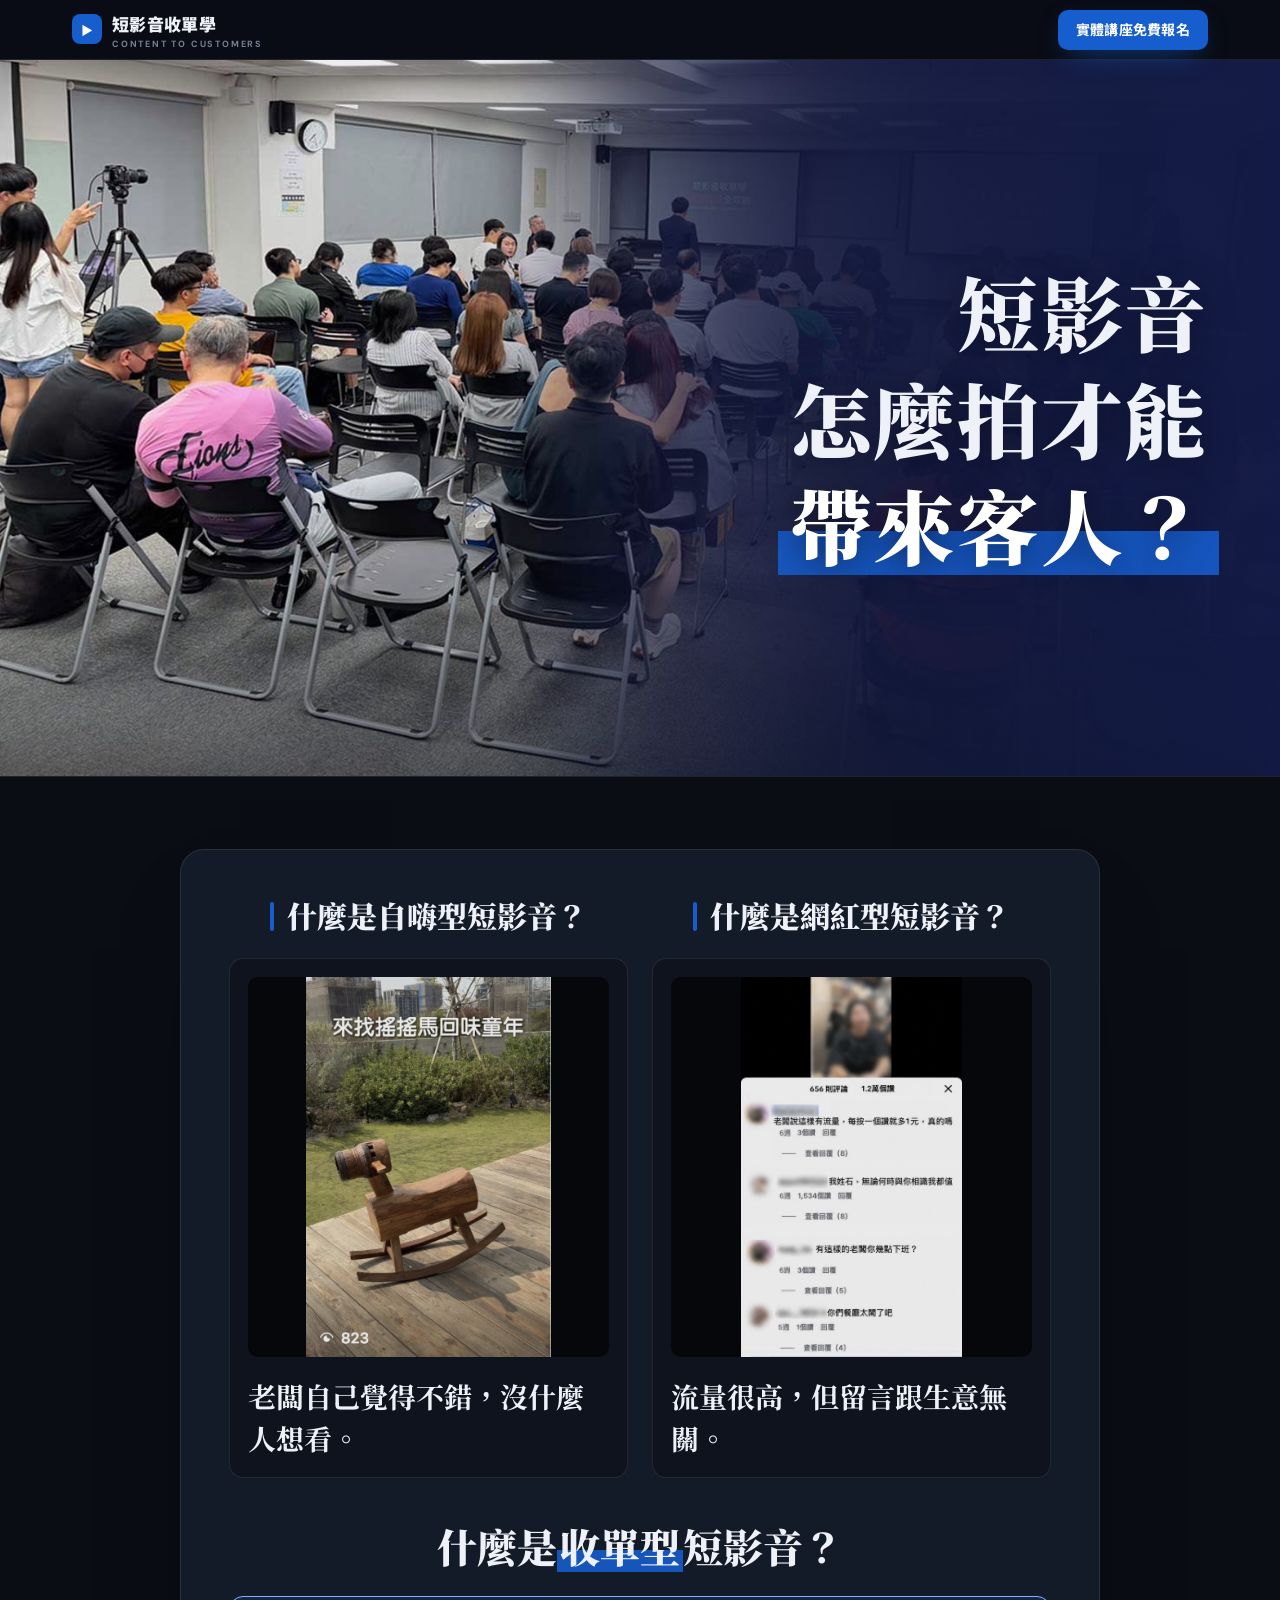
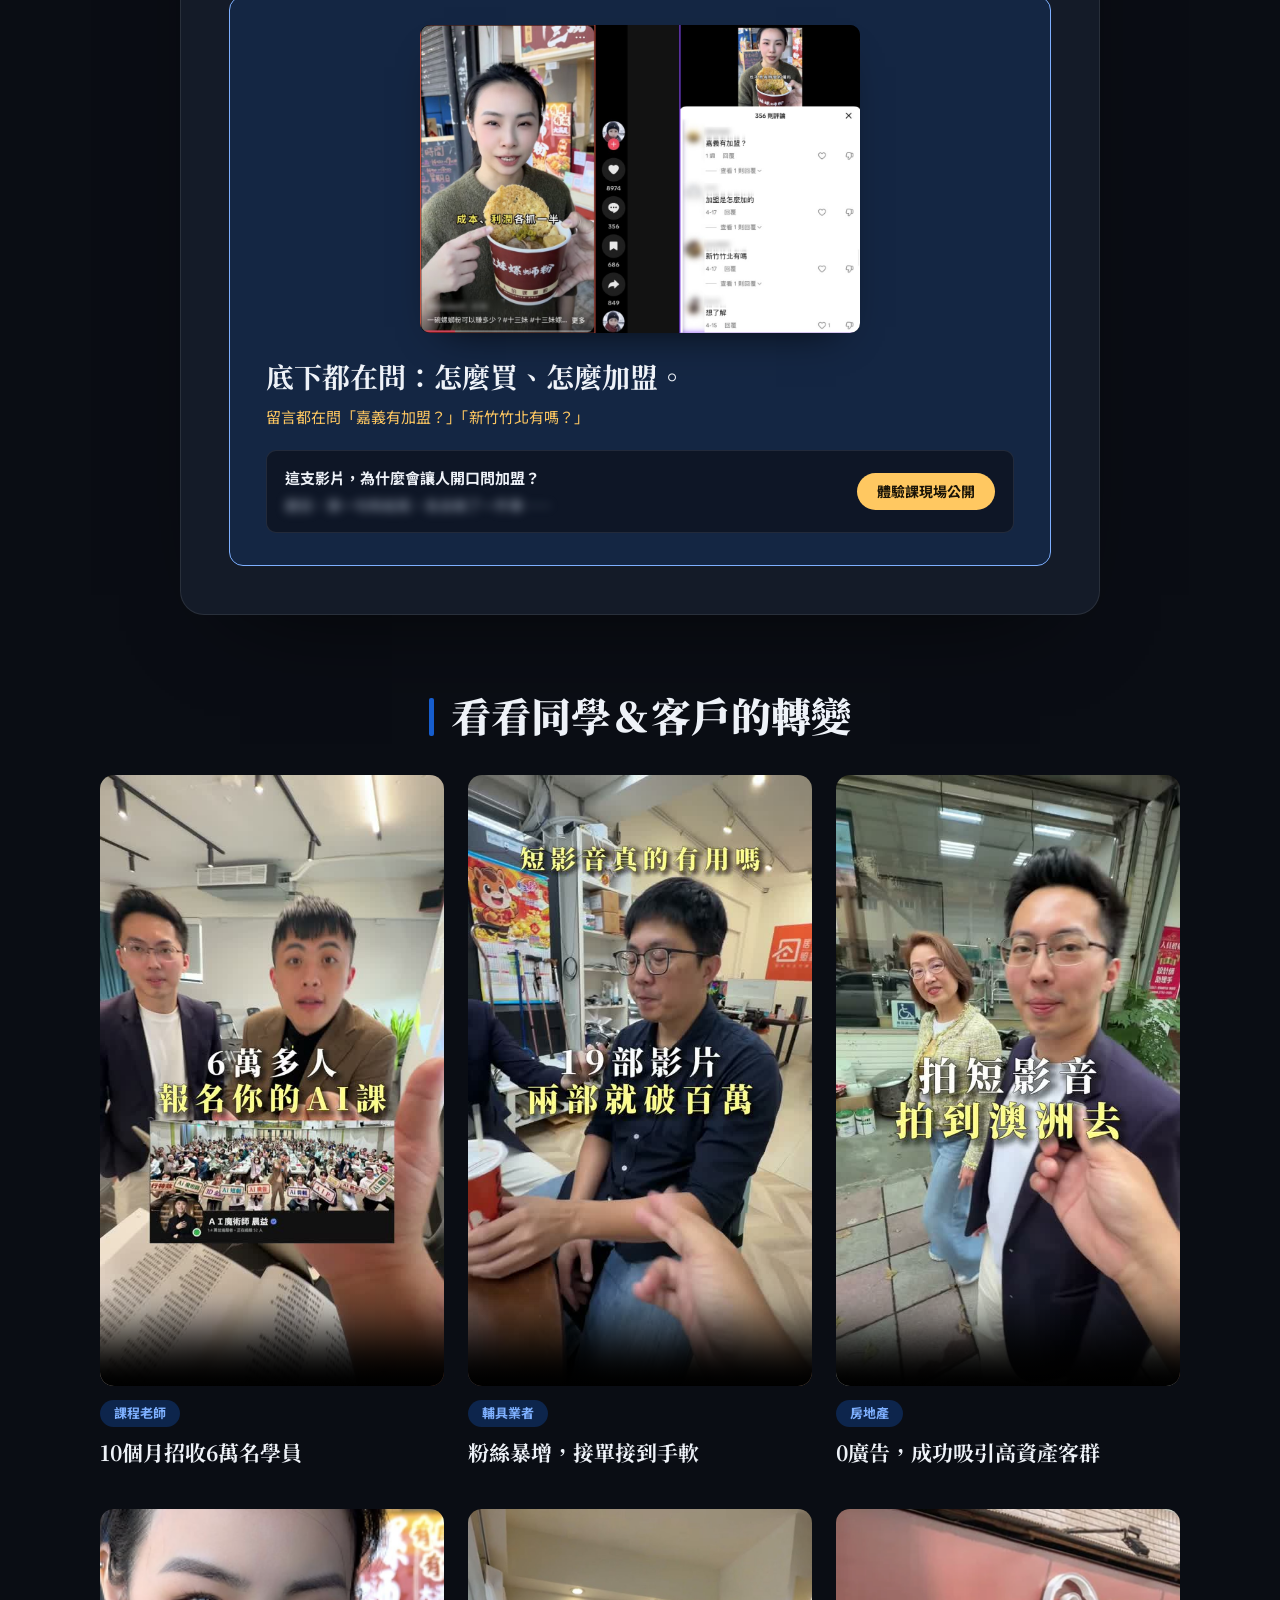
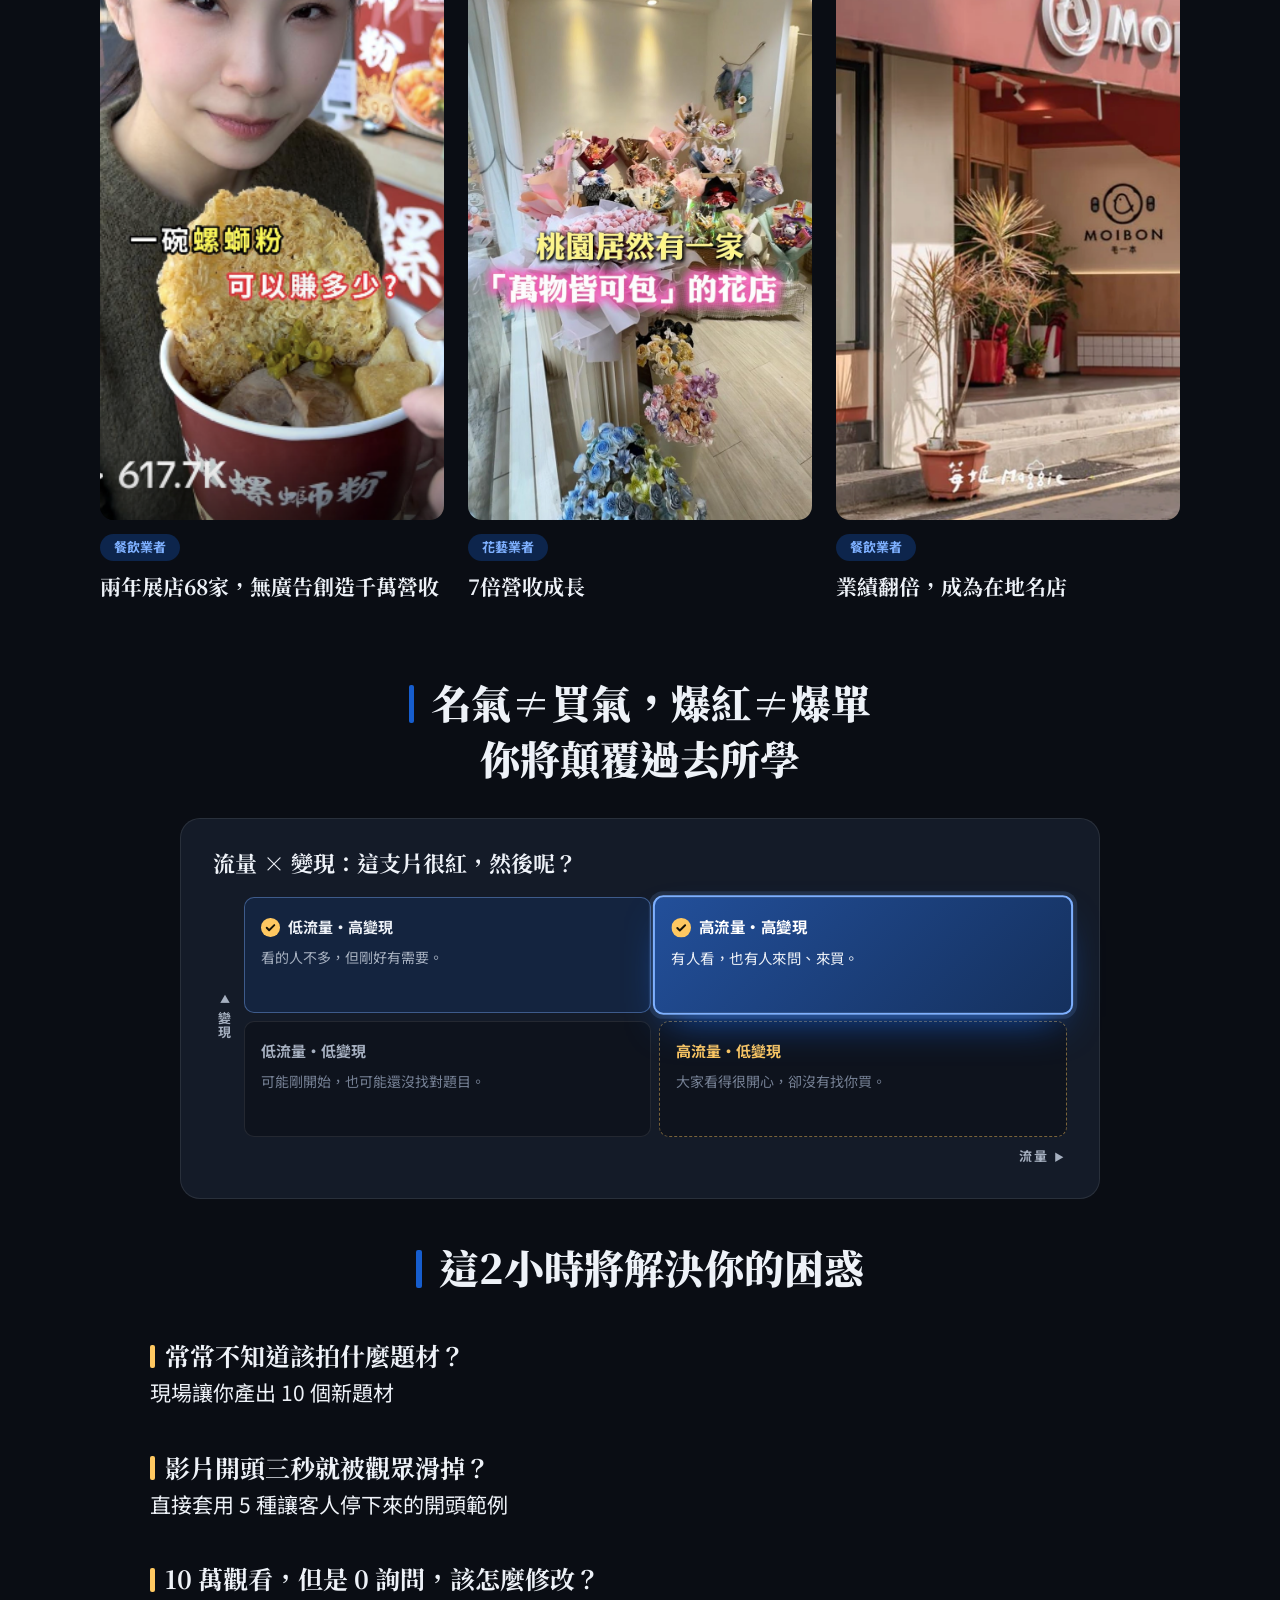
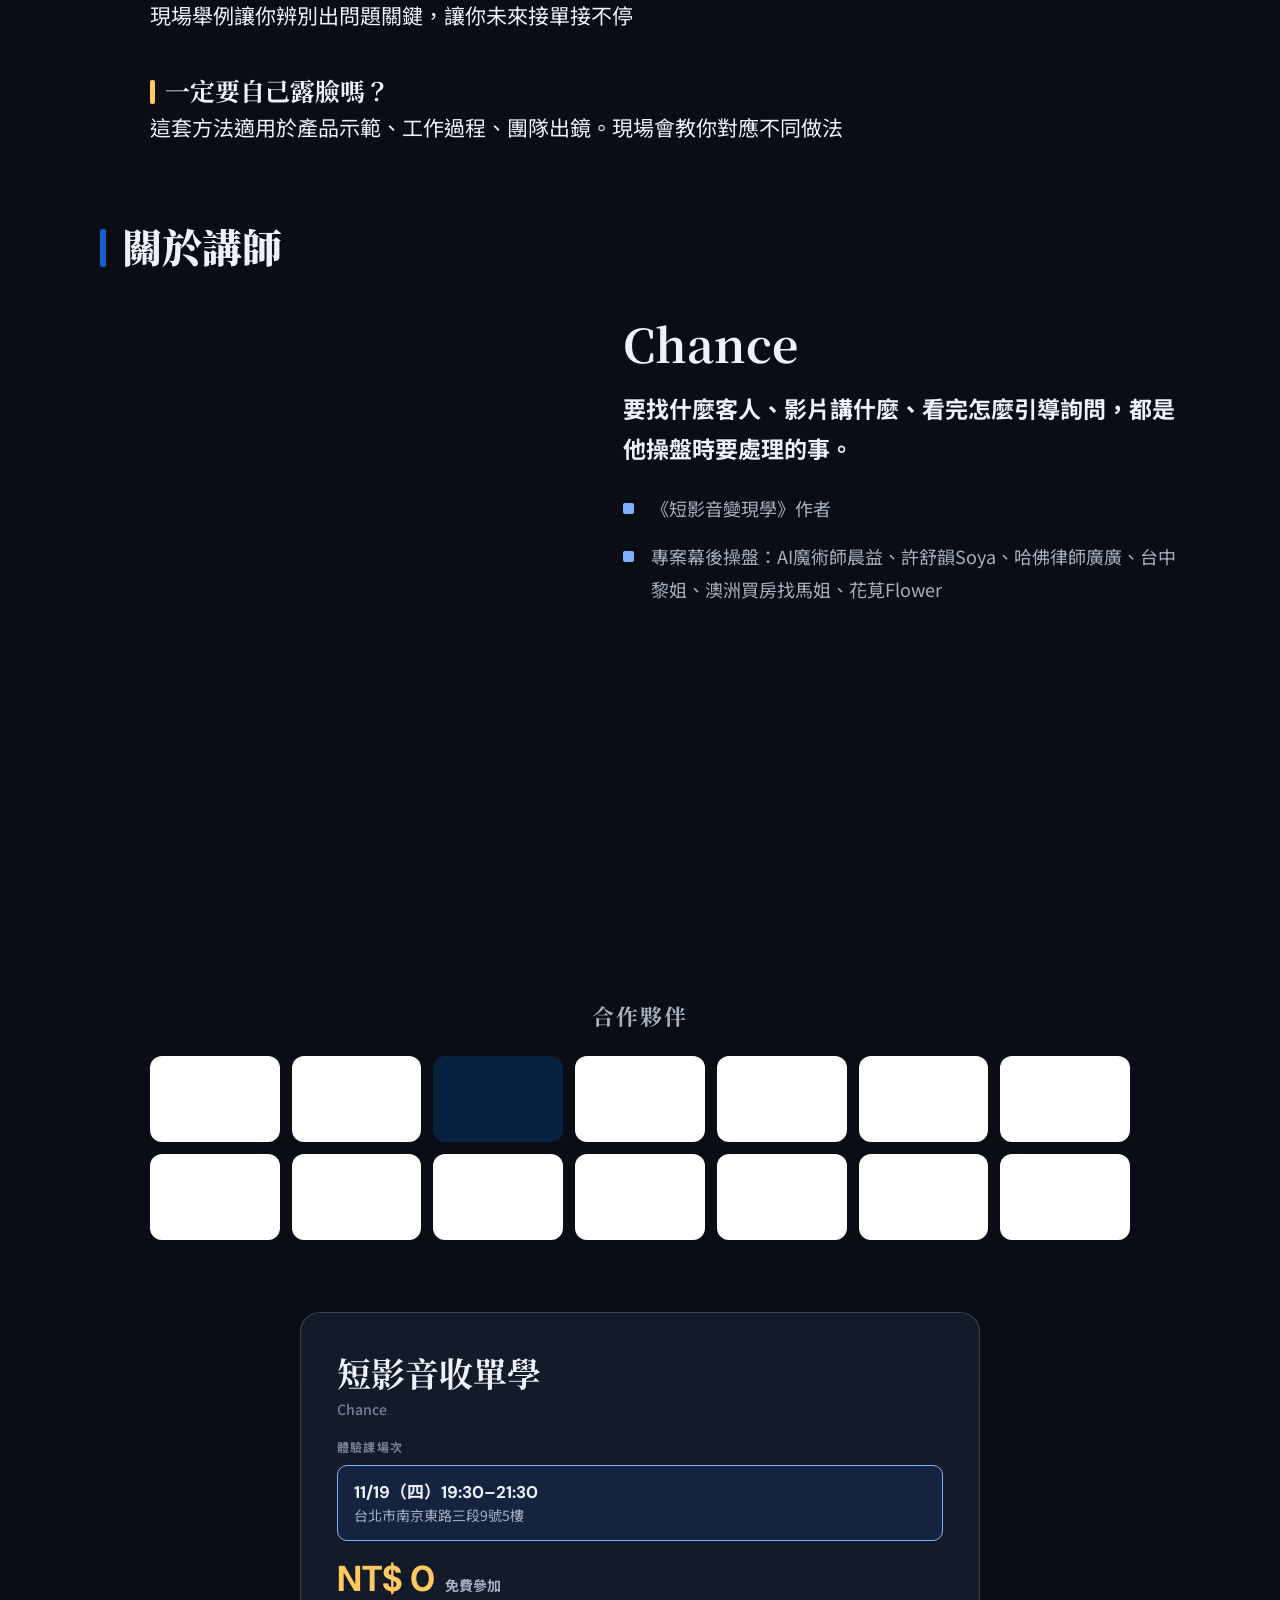
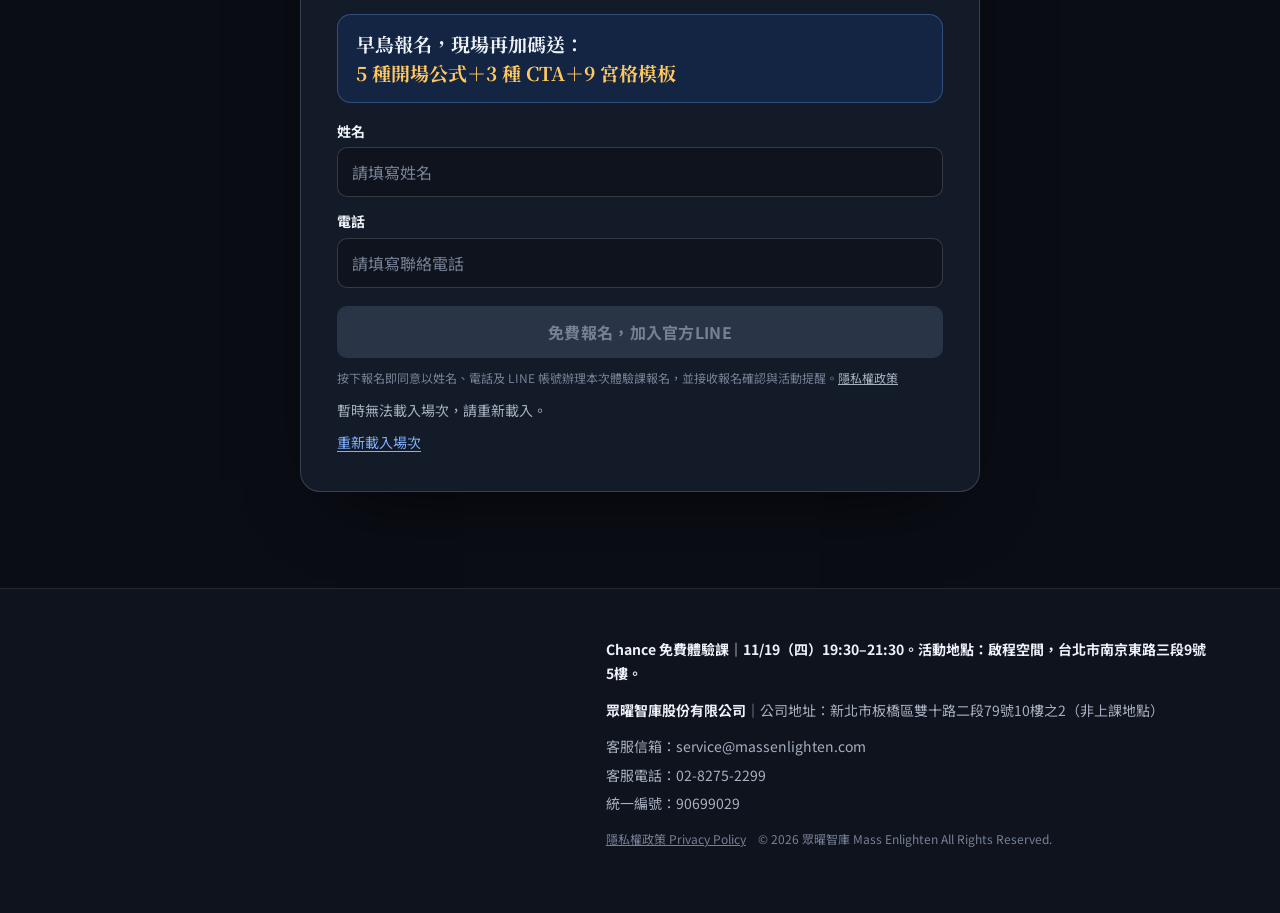
<file: index.html>
<!doctype html>
<html lang="zh-Hant">
<head>
  <meta charset="UTF-8"><meta name="viewport" content="width=device-width, initial-scale=1, viewport-fit=cover">
  <meta name="theme-color" content="#0A0D14">
  <title>Chance 免費體驗課｜11/19 短影音收單學</title>
  <meta name="description" content="11/19（四）19:30–21:30，跟 Chance 學怎麼選題、介紹產品，讓客人來問。免費體驗課｜台北市南京東路三段9號5樓。">
  <meta property="og:title" content="Chance 免費體驗課｜11/19 短影音收單學"><meta property="og:description" content="2026/11/19（四）19:30–21:30｜免費體驗課｜啟程空間・台北市南京東路三段9號5樓。">
  <meta property="og:image" content="https://massenlight.github.io/chance/assets/chance-share-cover.png">
  <link rel="icon" href="assets/favicon.svg" type="image/svg+xml">
  <link rel="preconnect" href="https://fonts.googleapis.com"><link rel="preconnect" href="https://fonts.gstatic.com" crossorigin>
  <link rel="stylesheet" href="https://fonts.googleapis.com/css2?family=DM+Sans:wght@500;700&family=Noto+Sans+TC:wght@400;500;700;900&family=Noto+Serif+TC:wght@700;900&display=swap">
  <!-- Land on the first screen: no restored scroll position, no snapping until the visitor touches the page (see app.js). -->
  <script>try{history.scrollRestoration='manual'}catch(e){}document.documentElement.classList.add('snap-hold')</script>
  <link rel="stylesheet" href="styles.css?v=20261116-landtop">
  <script type="module" src="app.js?v=20261116-landtop"></script>
</head>
<body>
<a class="skip-link" href="#main">跳至主要內容</a>

<!-- On phones every element marked .snap is one full-screen block that the page snaps to.
     The header and the hero together form the first block. -->
<header class="site-header">
  <div class="wrap header-row">
    <a href="#top" class="brand" aria-label="短影音收單學首頁"><span class="brand-icon" aria-hidden="true">▶</span><span>短影音收單學<small>CONTENT TO CUSTOMERS</small></span></a>
    <a class="btn btn-small header-cta" href="#enroll"><span>實體講座</span><span>免費報名</span></a>
  </div>
</header>

<main id="main">
  <!-- 1. 主視覺 -->
  <section class="hero" id="top">
    <div class="hero-bg" aria-hidden="true"></div>
    <div class="wrap hero-inner">
      <h1>短影音<br>怎麼拍才能<br><em>帶來客人？</em></h1>
    </div>
    <a class="scroll-cue m-only" href="#types" aria-label="往下看內容"><span aria-hidden="true"></span></a>
  </section>

  <!-- 2. 三種短影音（截圖出自 Chance《短影音收單學》簡報） -->
  <section class="section" id="types" aria-label="三種短影音">
    <div class="wrap">
      <div class="panel">
        <!-- On phones the first two kinds sit side by side in one snap block. -->
        <div class="kind-pair snap">
        <article class="kind">
          <h2 class="block-title">什麼是<span class="nw">自嗨型短影音？</span></h2>
          <div class="kind-card">
            <div class="kind-shot"><img src="assets/logic/type-self.jpg" alt="自嗨型短影音截圖：觀看數 823" width="600" height="929" loading="lazy"></div>
            <div class="kind-text">
              <h3>老闆自己覺得不錯，<br>沒什麼人想看。</h3>
            </div>
          </div>
        </article>

        <article class="kind">
          <h2 class="block-title">什麼是<span class="nw">網紅型短影音？</span></h2>
          <div class="kind-card">
            <div class="kind-shot"><img src="assets/logic/type-viral-v2.jpg" alt="網紅型短影音截圖：656 則評論、1.2 萬個讚，留言都在開玩笑" width="956" height="1645" loading="lazy"></div>
            <div class="kind-text">
              <h3>流量很高，但留言跟生意無關。</h3>
            </div>
          </div>
        </article>

        </div>

        <article class="kind is-key snap">
          <h2 class="block-title no-bar">什麼是<em>收單型</em>短影音？</h2>
          <div class="kind-card">
            <div class="kind-shot"><img src="assets/logic/type-order.jpg" alt="收單型短影音截圖：留言在問加盟與地點" width="1200" height="841" loading="lazy"></div>
            <div class="kind-text">
              <h3>底下都在問：怎麼買、怎麼加盟。</h3>
              <p class="kind-note">留言都在問「嘉義有加盟？」「新竹竹北有嗎？」</p>
              <div class="kind-lock">
                <div><strong>這支影片，為什麼會讓人開口問加盟？</strong><p aria-hidden="true">題目、第一句和結尾，各自做了一件事……</p></div>
                <em>體驗課現場公開</em>
              </div>
            </div>
          </div>
        </article>
      </div>
    </div>
  </section>

  <!-- 3. 同學與客戶的轉變：見證影片 + 操盤案例 -->
  <section class="section" id="voices">
    <div class="wrap">
      <div class="snap alt voices-snap">
        <h2 class="block-title">看看同學＆客戶的轉變</h2>
        <!-- On phones: videos on the top row, cases on the bottom row, all on one screen -->
        <div class="voice-grid">
          <article class="voice">
            <video controls playsinline preload="none" poster="assets/testimonials/chance1-4.jpg" aria-label="10個月招收6萬名學員"><source src="assets/testimonials/chance1-4.mp4" type="video/mp4">你的瀏覽器不支援影片播放。</video>
            <span class="pill">課程老師</span>
            <h3>10個月招收6萬名學員</h3>
          </article>
          <article class="voice">
            <video controls playsinline preload="none" poster="assets/testimonials/chance1-2.jpg" aria-label="粉絲暴增，接單接到手軟"><source src="assets/testimonials/chance1-2.mp4" type="video/mp4">你的瀏覽器不支援影片播放。</video>
            <span class="pill">輔具業者</span>
            <h3>粉絲暴增，接單接到手軟</h3>
          </article>
          <article class="voice">
            <video controls playsinline preload="none" poster="assets/testimonials/chance1-3.jpg" aria-label="0廣告，成功吸引高資產客群"><source src="assets/testimonials/chance1-3.mp4" type="video/mp4">你的瀏覽器不支援影片播放。</video>
            <span class="pill">房地產</span>
            <h3>0廣告，成功吸引高資產客群</h3>
          </article>
          <!-- 操盤案例：排版與上面三支影片一致（直式圖、標籤、標題） -->
          <article class="voice is-case" id="cases">
            <div class="voice-img"><img src="assets/thirteen.png" alt="十三妹螺螄粉案例" loading="lazy"></div>
            <span class="pill">餐飲業者</span>
            <h3>兩年展店68家，無廣告創造千萬營收</h3>
          </article>
          <article class="voice is-case">
            <div class="voice-img"><img class="is-flower" src="assets/flower-shop.jpg" alt="花莧Flower 案例" loading="lazy"></div>
            <span class="pill">花藝業者</span>
            <h3>7倍營收成長</h3>
          </article>
          <article class="voice is-case">
            <div class="voice-img"><img src="assets/moibon.png" alt="毛一本案例" loading="lazy"></div>
            <span class="pill">餐飲業者</span>
            <h3>業績翻倍，成為在地名店</h3>
          </article>
        </div>
      </div>

    </div>
  </section>

  <!-- 4. 流量 × 變現、測驗、現場帶走什麼 -->
  <section class="section" id="logic">
    <div class="wrap">
      <div class="snap alt">
        <h2 class="block-title">名氣≠買氣，爆紅≠爆單<br>你將顛覆過去所學</h2>
        <figure class="fig">
          <figcaption class="fig-head">流量 × 變現：這支片很紅，然後呢？</figcaption>
          <div class="quad-wrap">
            <span class="axis-y" aria-hidden="true">變現</span>
            <div class="quad" role="list">
              <div class="q is-good" role="listitem"><b>低流量・高變現</b><span>看的人不多，但剛好有需要。</span></div>
              <div class="q is-best" role="listitem"><b>高流量・高變現</b><span>有人看，也有人來問、來買。</span></div>
              <div class="q" role="listitem"><b>低流量・低變現</b><span>可能剛開始，也可能還沒找對題目。</span></div>
              <div class="q is-trap" role="listitem"><b>高流量・低變現</b><span>大家看得很開心，卻沒有找你買。</span></div>
            </div>
            <span class="axis-x" aria-hidden="true">流量</span>
          </div>
        </figure>
      </div>


      <div class="snap alt" id="gains">
        <h2 class="block-title">這2小時將解決你的困惑</h2>
        <ul class="gains">
          <li><strong>常常不知道該拍什麼題材？</strong><p>現場讓你產出 10 個新題材</p></li>
          <li><strong>影片開頭三秒就被觀眾滑掉？</strong><p>直接套用 5 種讓客人停下來的開頭範例</p></li>
          <li><strong>10 萬觀看，但是 0 詢問，該怎麼修改？</strong><p>現場舉例讓你辨別出問題關鍵，讓你未來接單接不停</p></li>
          <li><strong>一定要自己露臉嗎？</strong><p>這套方法適用於產品示範、工作過程、團隊出鏡。現場會教你對應不同做法</p></li>
        </ul>
      </div>
    </div>
  </section>

  <!-- 5. 關於講師 -->
  <section class="section" id="mentor">
    <div class="wrap">
      <div class="snap">
        <h2 class="block-title is-left">關於講師</h2>
        <div class="mentor">
          <img src="assets/chance.jpg" alt="Chance 講師形象照" width="1536" height="2048" loading="lazy">
          <div class="mentor-head">
            <p class="mentor-name">Chance</p>
            <p class="mentor-lead">要找什麼客人、影片講什麼、看完怎麼引導詢問，都是他操盤時要處理的事。</p>
          </div>
          <ul class="mentor-creds">
            <li>《短影音變現學》作者</li>
            <li>專案幕後操盤：AI魔術師晨益、許舒韻Soya、哈佛律師廣廣、台中黎姐、澳洲買房找馬姐、花莧Flower</li>
          </ul>
        </div>

        <!-- On phones the mentor and the partner logos share one snap block. -->
        <div class="partners-wrap" id="partners">
        <!-- 合作廠商 LOGO：每張 LOGO 的寬度已依長寬比換算，讓寬型、直式 LOGO 看起來一樣大。
             新增或替換 LOGO 時，寬度可參考同比例的既有 LOGO。 -->
        <h2 class="partners-title">合作夥伴</h2>
        <ul class="partners">
          <li><img src="assets/partners/hexschool.jpg" alt="六角學院" width="326" height="280" style="width:49.4%" loading="lazy"></li>
          <li><img src="assets/partners/moibon.png" alt="毛一本 MOIBON" width="204" height="280" style="width:34.0%" loading="lazy"></li>
          <li class="is-dark"><img src="assets/partners/bantang.png" alt="半糖ㄉ冰" width="161" height="106" style="width:56.5%" loading="lazy"></li>
          <li><img src="assets/partners/ty3c.jpg" alt="台灣網通 TY3C" width="520" height="159" style="width:82.9%" loading="lazy"></li>
          <li><img src="assets/partners/withwind.jpg" alt="有風造識 WITH WIND" width="261" height="280" style="width:43.5%" loading="lazy"></li>
          <li><img src="assets/partners/wuohyeah.png" alt="屋我也 WUOHYEAH" width="520" height="208" style="width:72.5%" loading="lazy"></li>
          <li><img src="assets/partners/siangshuai.jpg" alt="香帥蛋糕" width="520" height="218" style="width:70.8%" loading="lazy"></li>
          <li><img src="assets/partners/startingedu.jpg" alt="啟程教育學院" width="334" height="280" style="width:50.0%" loading="lazy"></li>
          <li><img src="assets/partners/massenlighten.jpg" alt="眾曜智庫 Mass Enlighten" width="520" height="155" style="width:83.9%" loading="lazy"></li>
          <li><img src="assets/partners/trendmicro.png" alt="趨勢科技 Trend Micro" width="520" height="193" style="width:75.2%" loading="lazy"></li>
          <li><img src="assets/partners/house123.png" alt="House123" width="486" height="133" style="width:84.0%" loading="lazy"></li>
          <li><img src="assets/partners/sum.jpg" alt="SUM Car Service" width="417" height="228" style="width:62.0%" loading="lazy"></li>
          <li><img src="assets/partners/tutorabc.png" alt="TutorABC" width="520" height="106" style="width:84.0%" loading="lazy"></li>
          <li><img src="assets/partners/whotels.png" alt="W Hotels" width="224" height="280" style="width:37.3%" loading="lazy"></li>
        </ul>
        </div>
      </div>
    </div>
  </section>

  <!-- 6. 報名 -->
  <section class="section enroll snap" id="enroll" aria-labelledby="enroll-title">
    <div class="wrap">
      <div class="enroll-card">
        <div class="card-body">
          <h2 id="enroll-title">短影音收單學<small>Chance</small></h2>

          <p class="card-label">體驗課場次</p>
          <div class="session-chip" aria-current="true"><strong>11/19（四）19:30–21:30</strong><span>台北市南京東路三段9號5樓</span></div>

          <div class="countdown" id="countdown" hidden>
            <span class="countdown-label">距離開講</span>
            <span class="countdown-units" role="timer" aria-live="off"><span><b data-unit="d">0</b>天</span><span><b data-unit="h">00</b>時</span><span><b data-unit="m">00</b>分</span><span><b data-unit="s">00</b>秒</span></span>
          </div>

          <div class="price-row">
            <s id="offer-original" hidden></s>
            <strong>NT$ 0</strong><span>免費參加</span>
          </div>
          <p class="bonus">早鳥報名，現場再加碼送：<span>5 種開場公式＋3 種 CTA＋9 宮格模板</span></p>

          <form id="registration-form">
            <div class="registration-fields" id="registration-fields">
              <label for="registration-name">姓名</label><input id="registration-name" name="name" autocomplete="name" maxlength="80" placeholder="請填寫姓名" required>
              <label for="registration-phone">電話</label><input id="registration-phone" name="phone" type="tel" autocomplete="tel" maxlength="24" placeholder="請填寫聯絡電話" required>
              <button class="btn btn-block" id="registration-submit" type="submit" disabled>免費報名，加入官方LINE</button>
              <p class="registration-consent">按下報名即同意以姓名、電話及 LINE 帳號辦理本次體驗課報名，並接收報名確認與活動提醒。<a href="https://www.massenlighten.com/privacy" target="_blank" rel="noopener noreferrer">隱私權政策</a></p>
            </div>
            <p id="registration-status" class="registration-status" role="status" aria-live="polite" data-ready-message="">正在確認報名場次…</p>
            <button class="text-link registration-retry" id="registration-retry" type="button" hidden>重新載入場次</button>
            <a id="registration-line" class="text-link" href="https://line.me/R/ti/p/@636xbvux" hidden>加入 Chance 官方 LINE</a>
          </form>
          <noscript><p class="registration-status">請開啟瀏覽器的 JavaScript，才能載入正式報名場次。</p></noscript>

          <p class="proof" id="offer-attendees" hidden></p>
        </div>
      </div>
    </div>
  </section>
</main>

<footer class="site-footer" id="contact">
  <div class="wrap footer-grid">
    <div class="footer-map"><iframe src="https://maps.google.com/maps?q=台北市南京東路三段9號5樓&amp;hl=zh-TW&amp;z=16&amp;output=embed" title="啟程空間・免費體驗課場地地圖" width="100%" height="100%" style="border:0" allowfullscreen loading="lazy" referrerpolicy="no-referrer-when-downgrade"></iframe></div>
    <div class="footer-info">
      <p class="footer-notice">Chance 免費體驗課｜11/19（四）19:30–21:30。活動地點：啟程空間，台北市南京東路三段9號5樓。</p>
      <p><strong>眾曜智庫股份有限公司</strong>｜公司地址：新北市板橋區雙十路二段79號10樓之2（非上課地點）</p>
      <ul class="footer-contacts">
        <li><a href="mailto:service@massenlighten.com">客服信箱：service@massenlighten.com</a></li>
        <li><a href="tel:0282752299">客服電話：02-8275-2299</a></li>
        <li>統一編號：90699029</li>
      </ul>
      <p class="footer-legal"><a href="https://www.massenlighten.com/privacy" target="_blank" rel="noopener noreferrer">隱私權政策 Privacy Policy</a>　© <span id="year">2026</span> 眾曜智庫 Mass Enlighten All Rights Reserved.</p>
    </div>
  </div>
</footer>

<div class="mobile-bar"><span>短影音收單學<small>11/19（四）19:30</small></span><a class="btn btn-small" href="#enroll">實體講座免費報名</a></div>
</body>
</html>
</file>
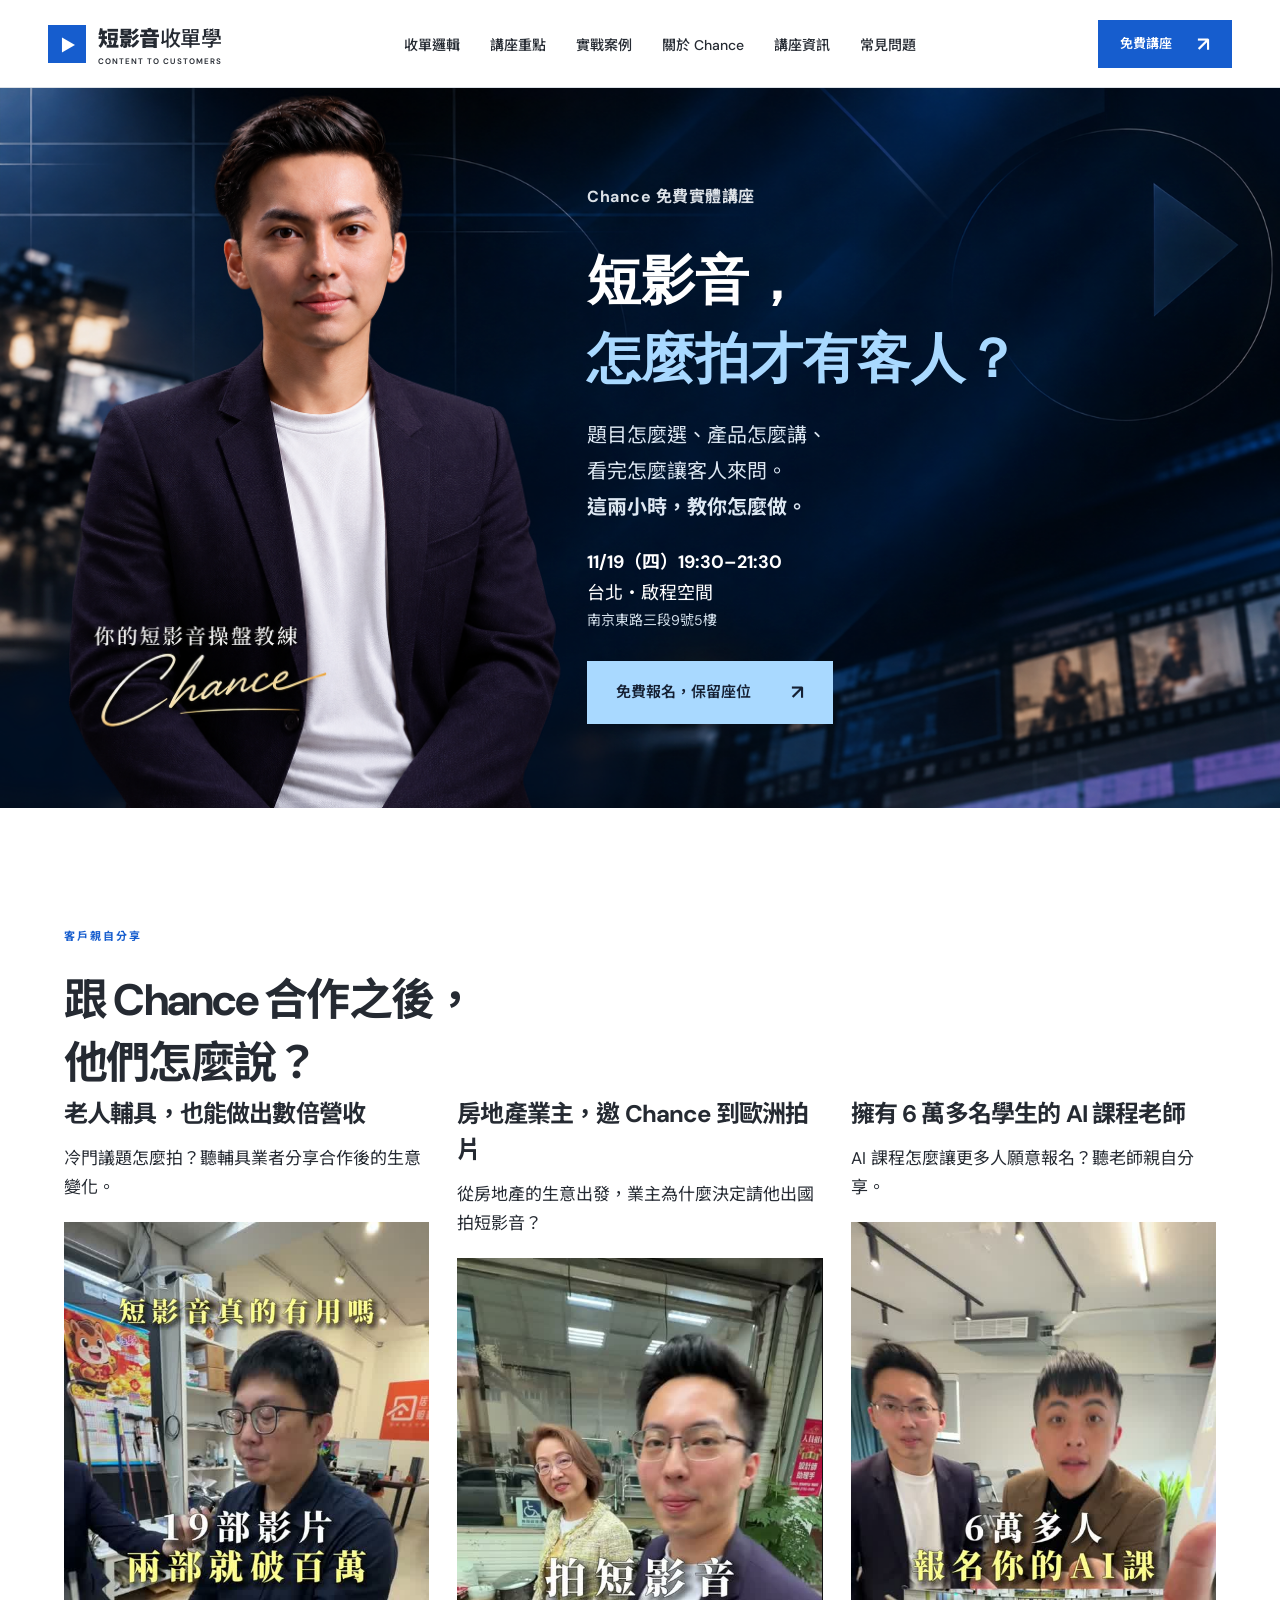
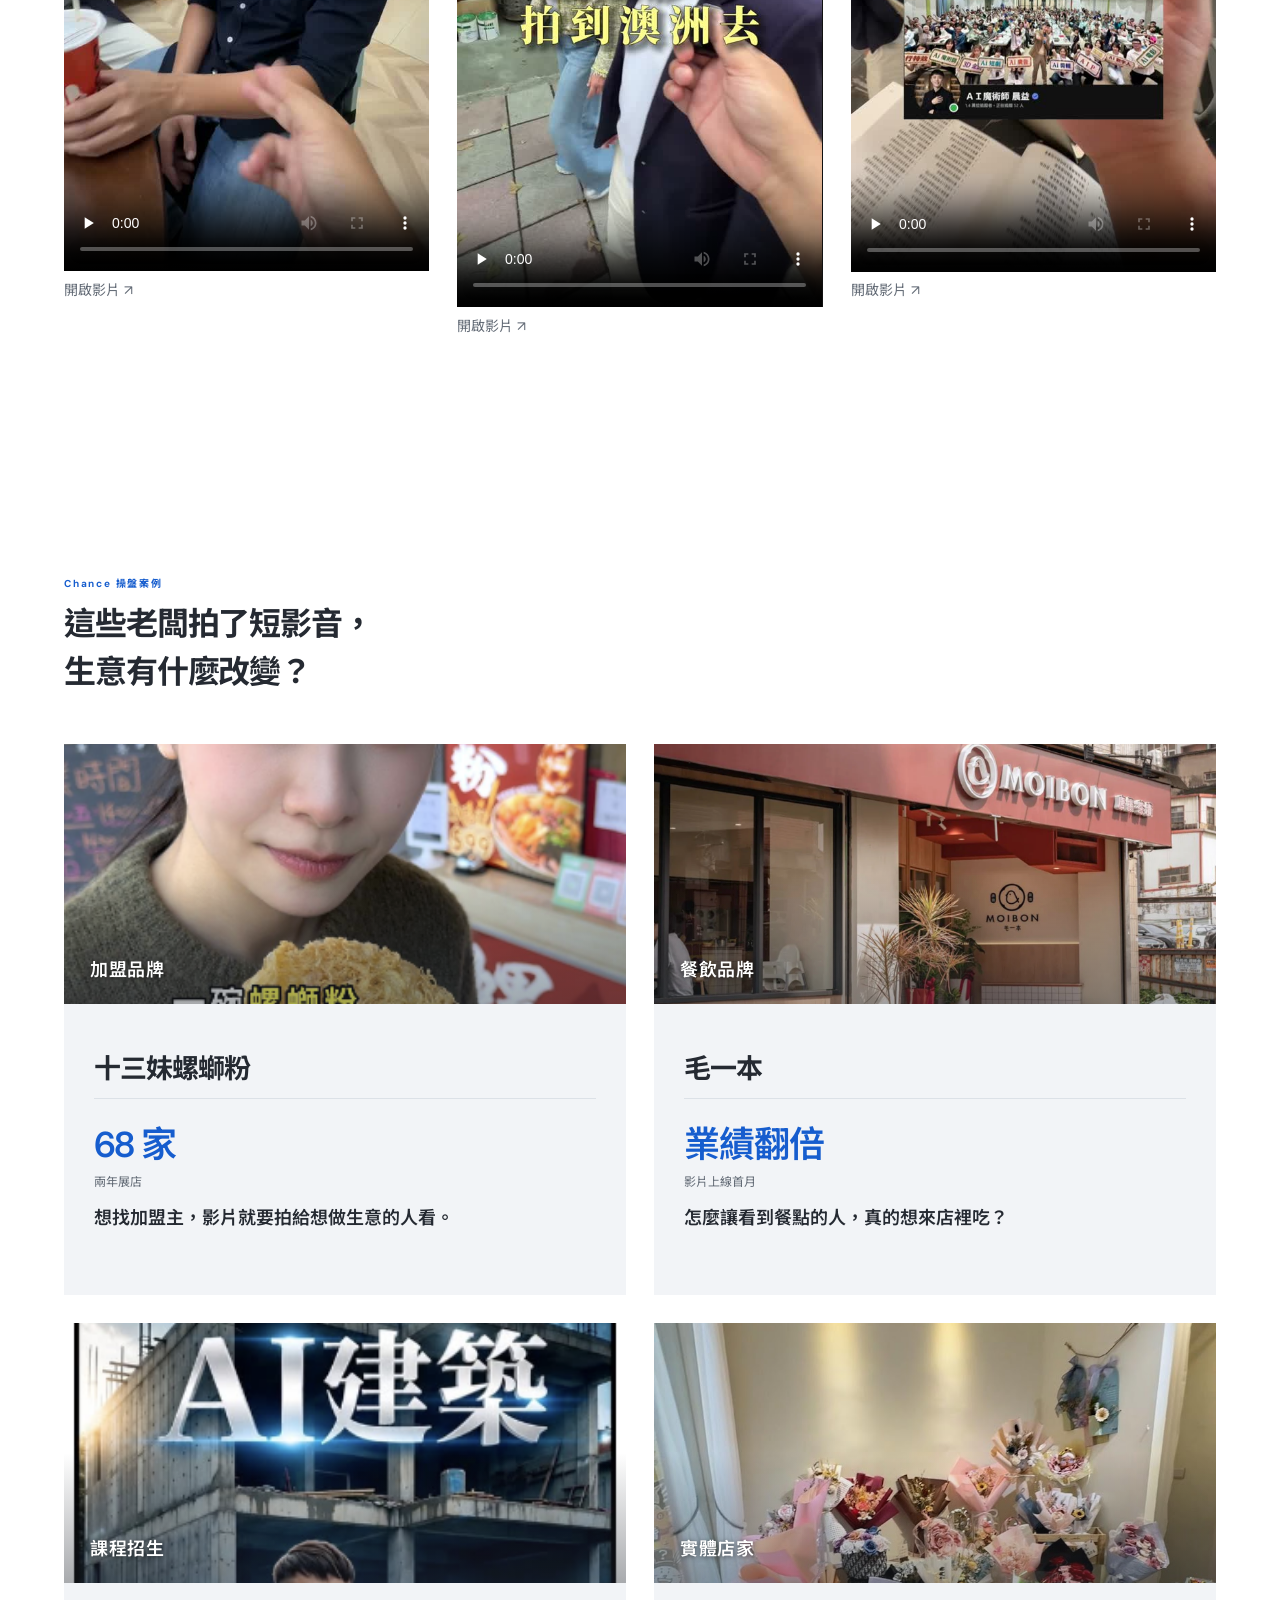
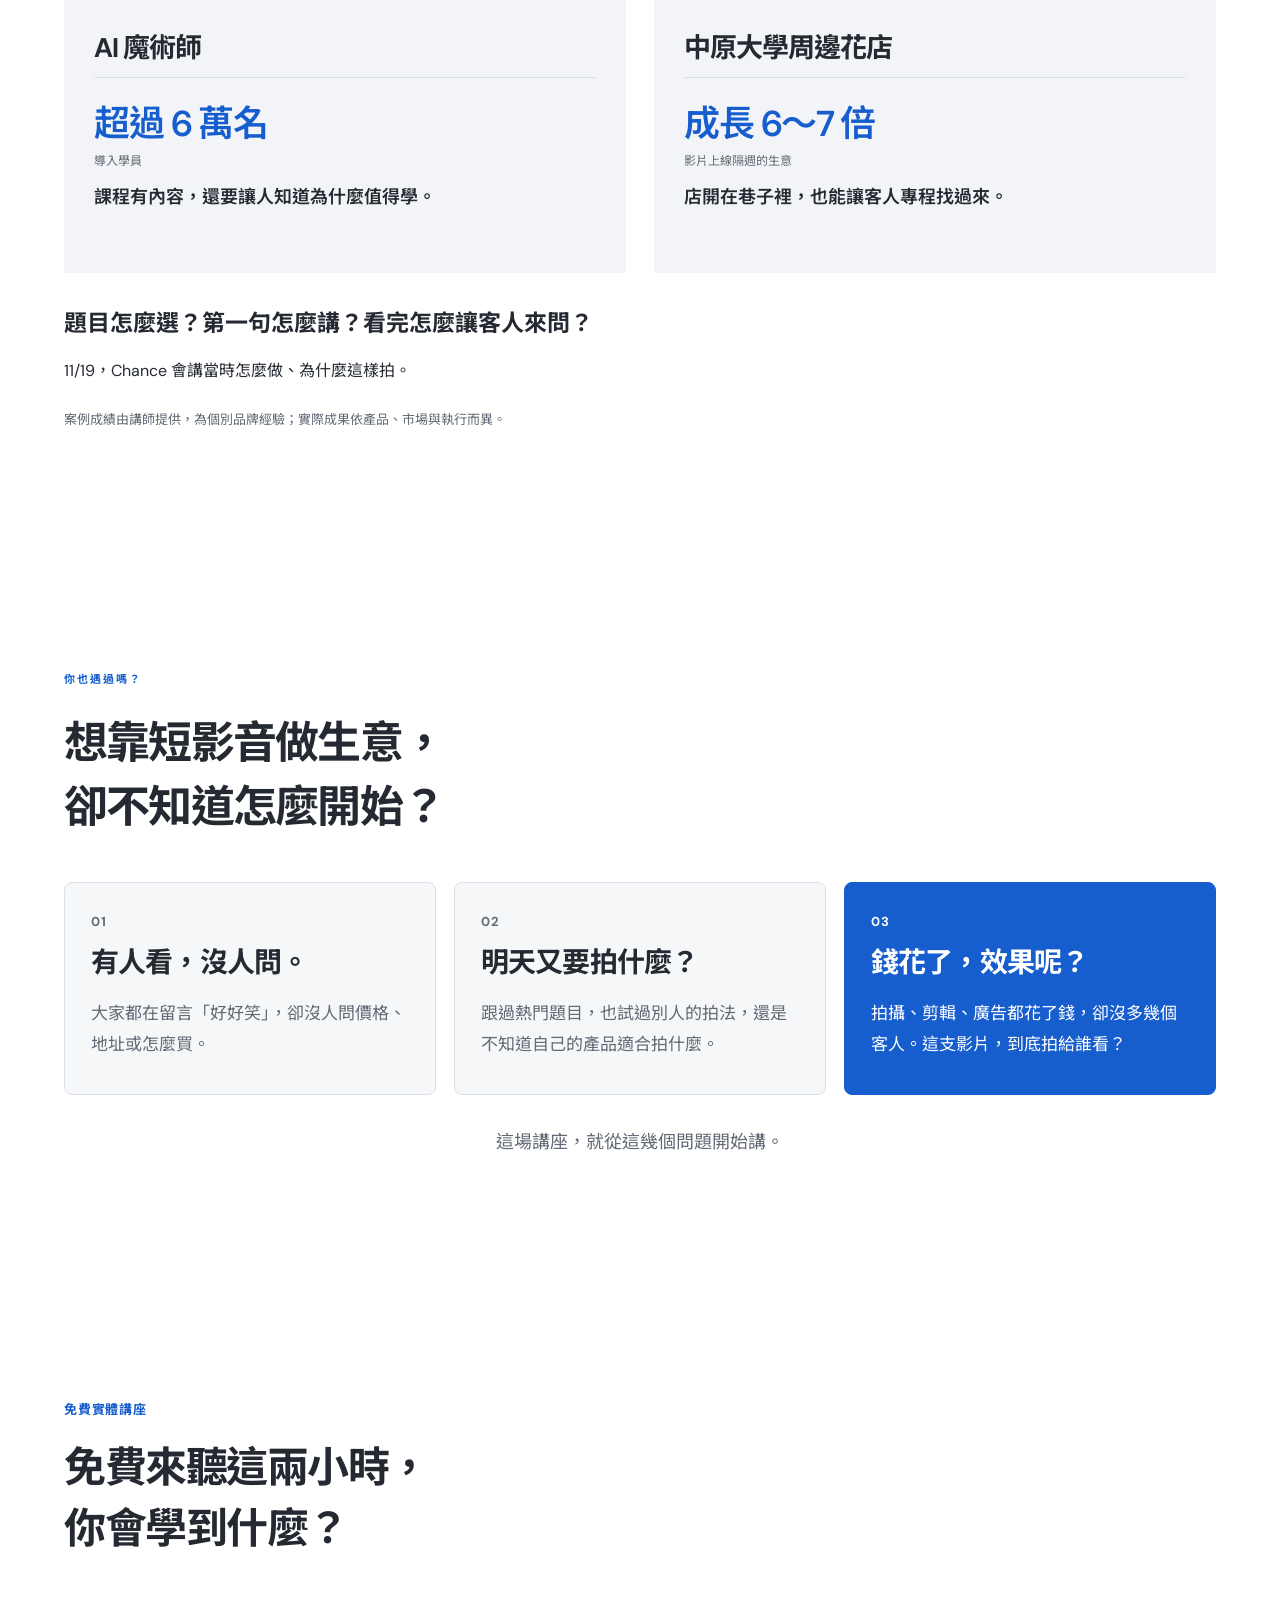
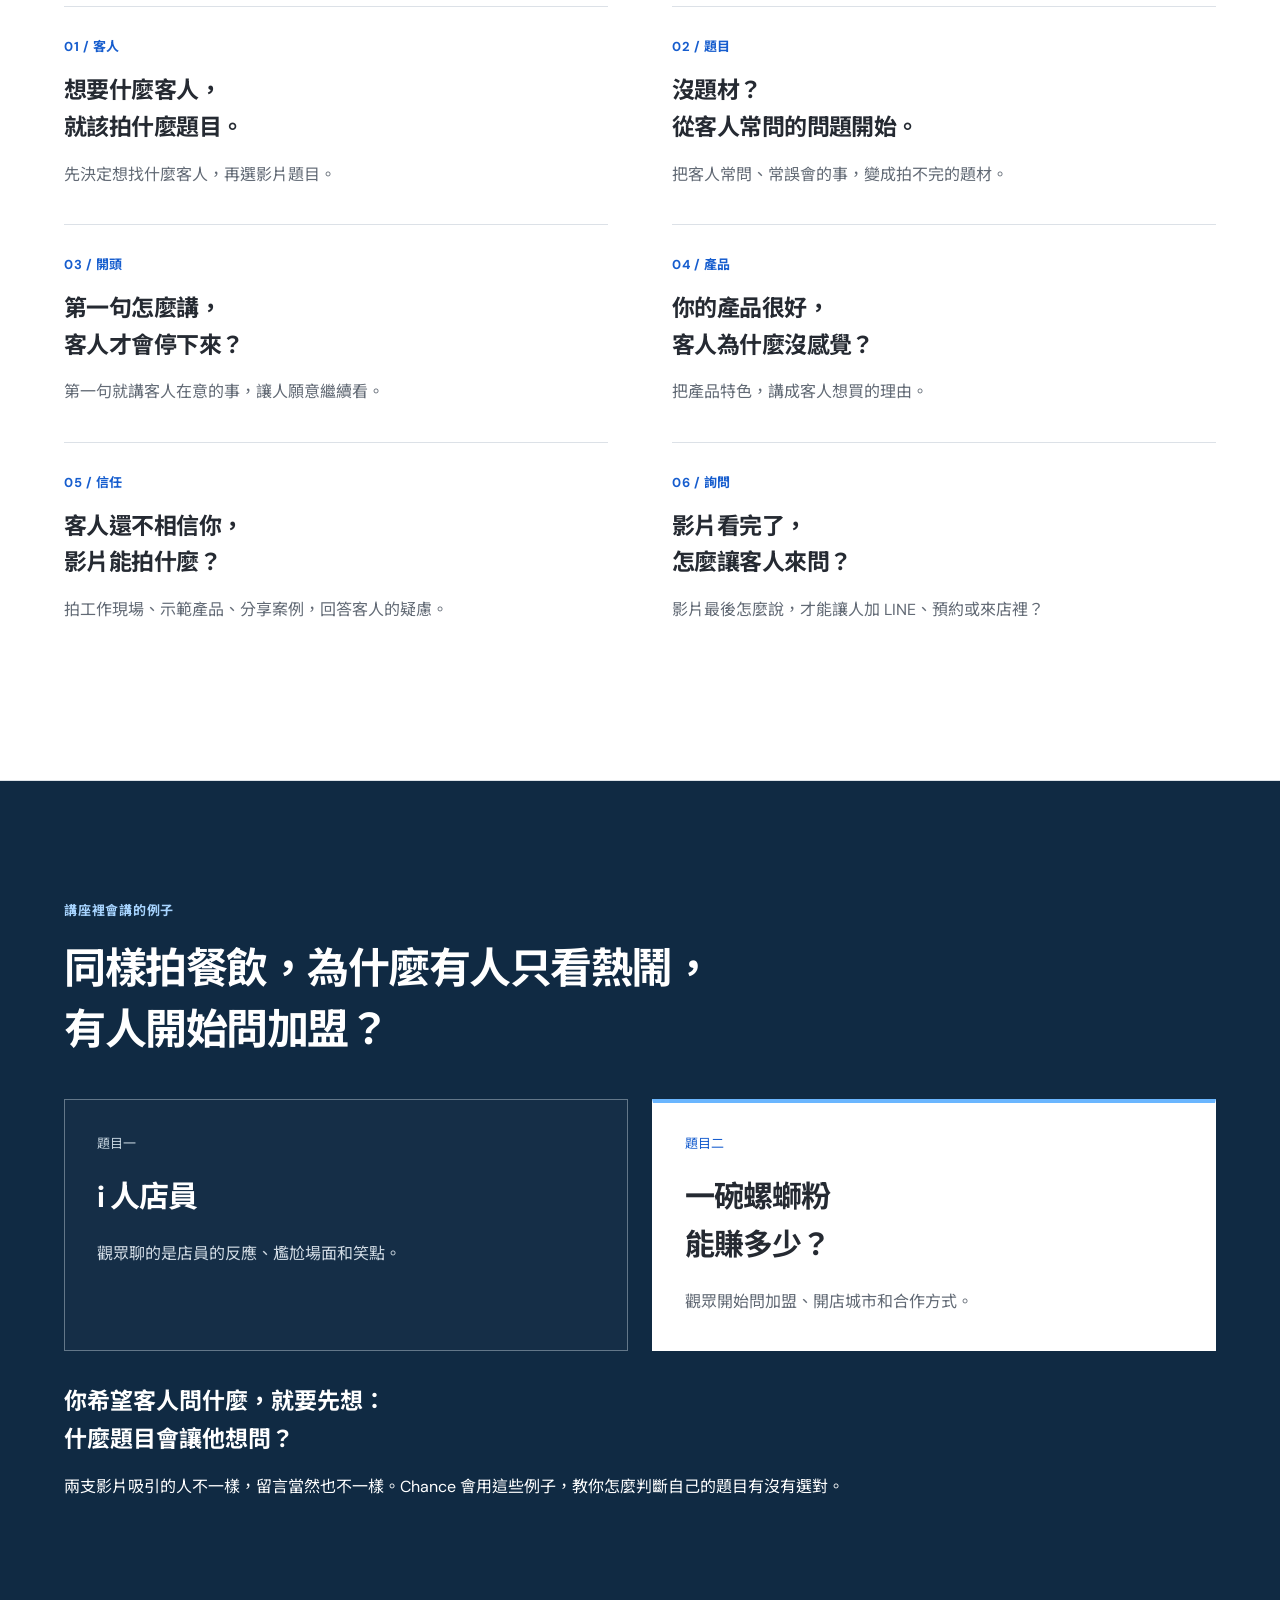
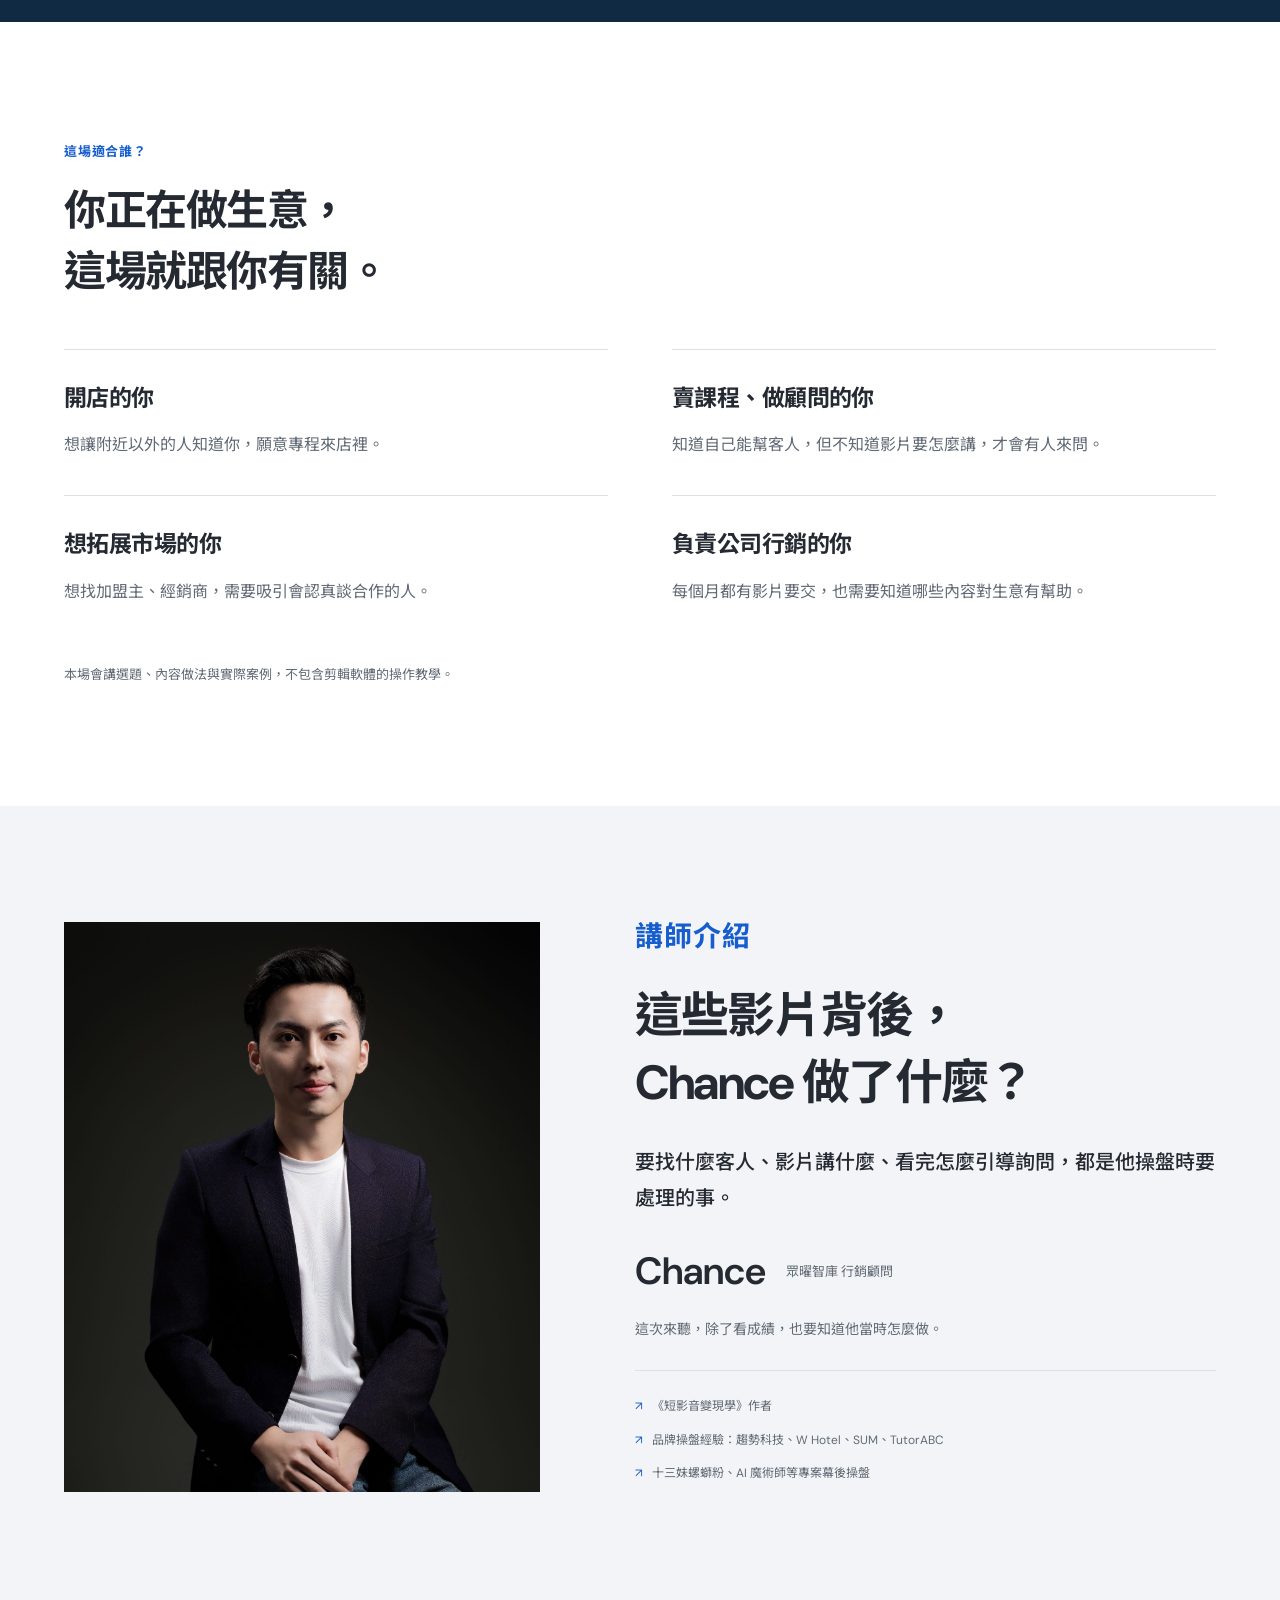
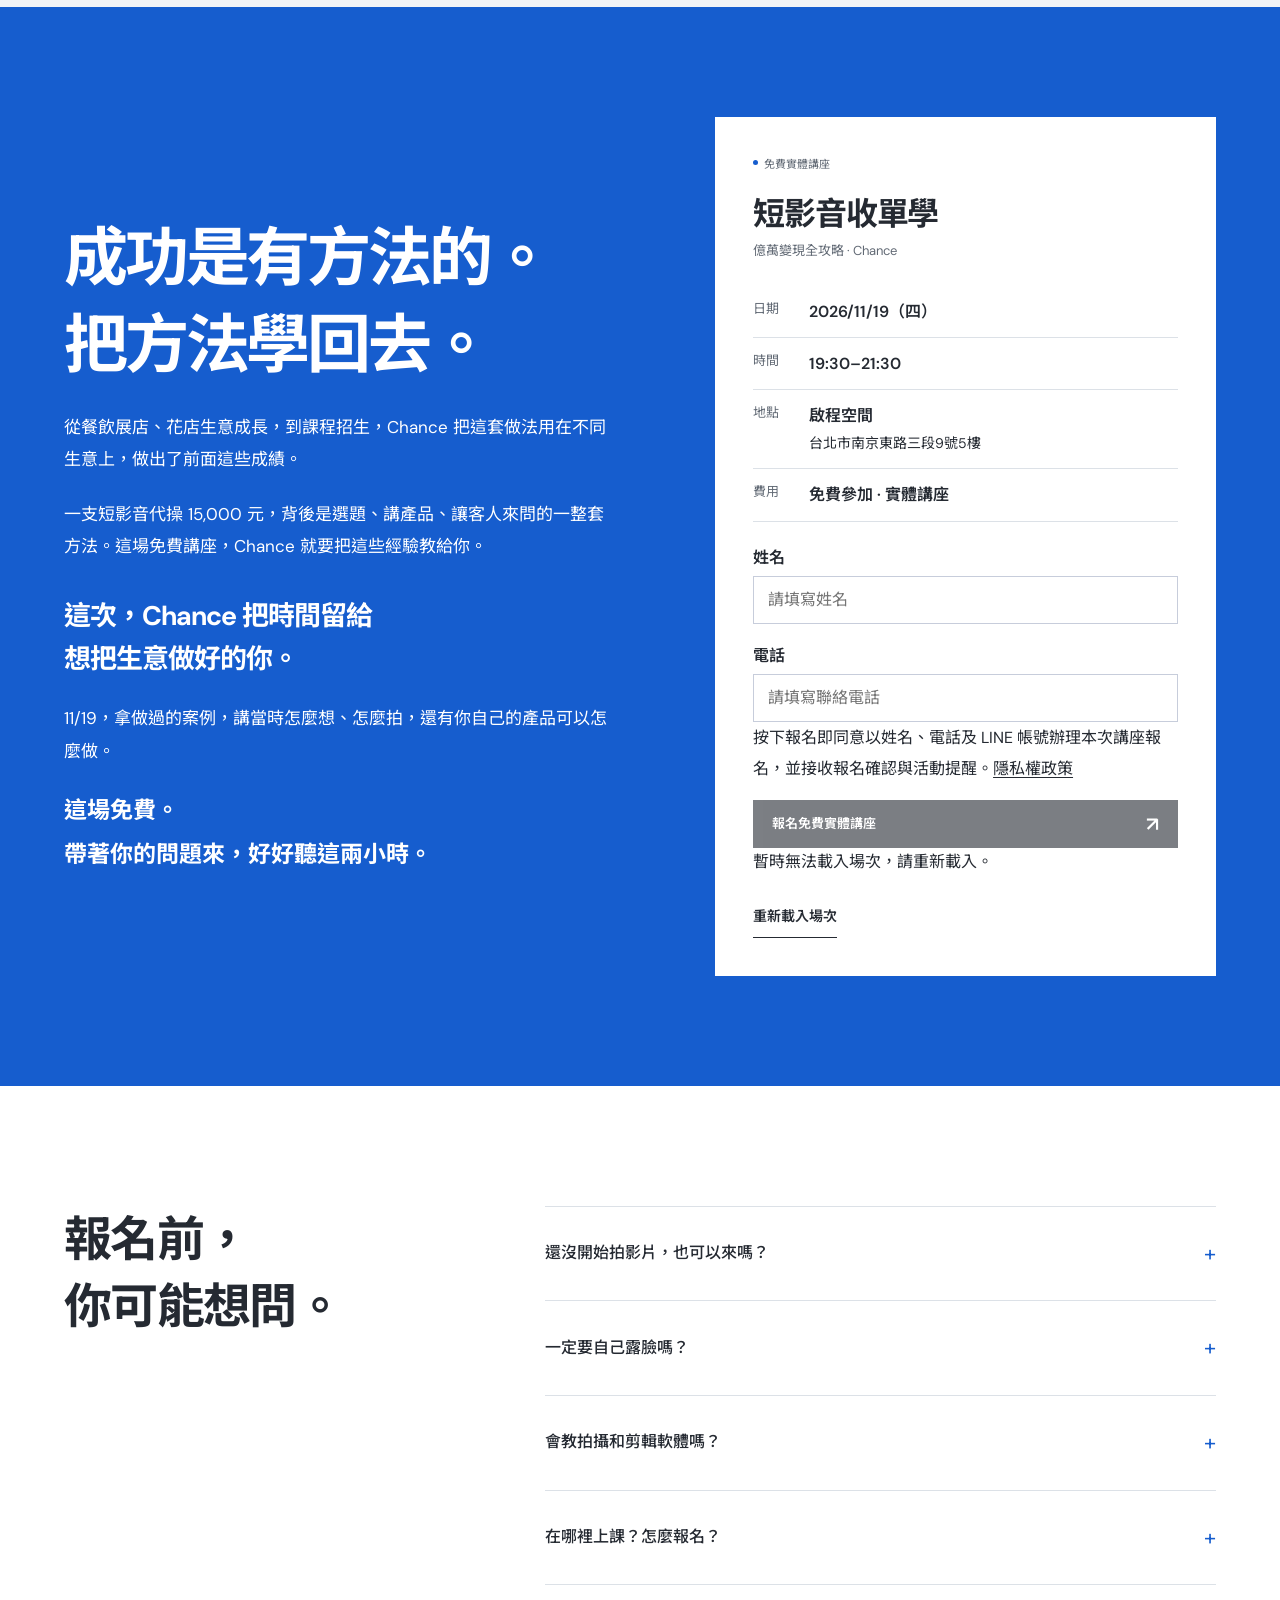
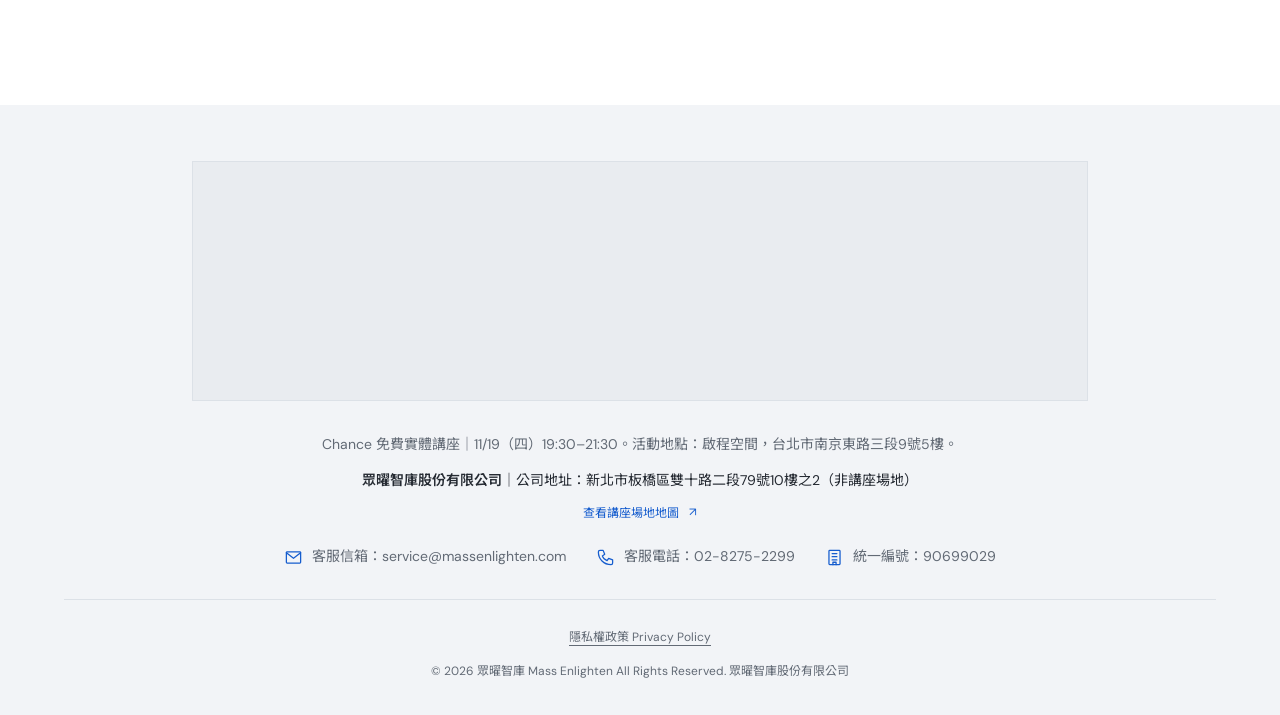
<file: v1/index.html>
<!doctype html>
<html lang="zh-Hant">
<head>
  <meta name="robots" content="noindex">
  <meta charset="UTF-8"><meta name="viewport" content="width=device-width, initial-scale=1">
  <meta name="theme-color" content="#252A32">
  <title>Chance 免費實體講座｜11/19 短影音收單學</title>
  <meta name="description" content="11/19（四）19:30–21:30，跟 Chance 學怎麼選題、介紹產品，讓客人來問。免費實體講座｜台北市南京東路三段9號5樓。">
  <meta property="og:title" content="Chance 免費實體講座｜11/19 短影音收單學"><meta property="og:description" content="2026/11/19（四）19:30–21:30｜免費實體講座｜啟程空間・台北市南京東路三段9號5樓。">
  <link rel="icon" href="../assets/favicon.svg" type="image/svg+xml">
  <link rel="stylesheet" href="styles.css?v=20261111-mobile-clarity"><script src="app.js?v=20261111-direct" defer></script><script type="module" src="../registration.mjs?v=20261111-linked-line"></script>
</head>
<body>
<a class="skip-link" href="#main">跳至主要內容</a>
<header class="site-header">
 <div class="nav-wrap"><a href="#" class="brand" aria-label="短影音收單學首頁"><span class="brand-icon">▶</span><span>短影音<span class="brand-light">收單學</span><small>CONTENT TO CUSTOMERS</small></span></a>
 <nav aria-label="主要導覽" id="navigation"><a href="#method">收單邏輯</a><a href="#curriculum">講座重點</a><a href="#cases">實戰案例</a><a href="#mentor">關於 Chance</a><a href="#enroll">講座資訊</a><a href="#faq">常見問題</a></nav>
 <a class="button nav-cta" href="#enroll">免費講座 <span>↗</span></a><button class="menu-toggle" aria-expanded="false" aria-controls="navigation" aria-label="開啟選單"><span></span><span></span></button></div>
</header>
<main id="main">
 <div class="hero-stage"><section class="hero shell">
  <div class="hero-copy">
   <div class="eyebrow">Chance 免費實體講座</div>
   <h1 class="hero-title">短影音，<br><span class="accent-mark">怎麼拍才有客人？</span></h1>
   <p class="hero-learning-copy">題目怎麼選、產品怎麼講、<br>看完怎麼讓客人來問。<br><strong>這兩小時，教你怎麼做。</strong></p>
   <div class="hero-event"><strong>11/19（四）19:30–21:30</strong><span>台北・啟程空間</span><small>南京東路三段9號5樓</small></div>
   <div class="hero-actions"><a class="button" href="#enroll">免費報名，保留座位 <span>↗</span></a></div>
  </div>
  <div class="hero-visual">
   <div class="portrait-frame"><img src="../assets/chance-cutout.png" alt="你的短影音操盤教練 Chance" fetchpriority="high" width="1035" height="1465"></div>
   
   
  </div>
 </section>
 </div>

<section id="testimonials" class="section shell"><div class="section-heading"><span class="eyebrow">客戶親自分享</span><h2>跟 Chance 合作之後，<br>他們怎麼說？</h2></div><div class="testimonial-grid"><article class="testimonial-card"><h3>老人輔具，也能做出數倍營收</h3><p>冷門議題怎麼拍？聽輔具業者分享合作後的生意變化。</p><video controls playsinline preload="none" poster="../assets/testimonials/chance1-2.jpg" aria-label="老人輔具，也能做出數倍營收"><source src="../assets/testimonials/chance1-2.mp4" type="video/mp4">你的瀏覽器不支援影片播放。</video><a href="../assets/testimonials/chance1-2.mp4" target="_blank" rel="noopener">開啟影片 ↗</a></article><article class="testimonial-card"><h3>房地產業主，邀 Chance 到歐洲拍片</h3><p>從房地產的生意出發，業主為什麼決定請他出國拍短影音？</p><video controls playsinline preload="none" poster="../assets/testimonials/chance1-3.jpg" aria-label="房地產業主，邀 Chance 到歐洲拍片"><source src="../assets/testimonials/chance1-3.mp4" type="video/mp4">你的瀏覽器不支援影片播放。</video><a href="../assets/testimonials/chance1-3.mp4" target="_blank" rel="noopener">開啟影片 ↗</a></article><article class="testimonial-card"><h3>擁有 6 萬多名學生的 AI 課程老師</h3><p>AI 課程怎麼讓更多人願意報名？聽老師親自分享。</p><video controls playsinline preload="none" poster="../assets/testimonials/chance1-4.jpg" aria-label="擁有 6 萬多名學生的 AI 課程老師"><source src="../assets/testimonials/chance1-4.mp4" type="video/mp4">你的瀏覽器不支援影片播放。</video><a href="../assets/testimonials/chance1-4.mp4" target="_blank" rel="noopener">開啟影片 ↗</a></article></div></section>
 <section class="section shell cases-section" id="cases"><div class="cases-heading"><span class="eyebrow">Chance 操盤案例</span><h2>這些老闆拍了短影音，<br>生意有什麼改變？</h2></div><div class="case-grid copy-case-grid"><article class="case-card"><div class="case-image"><img src="../assets/thirteen.png" alt="十三妹螺螄粉案例" loading="lazy"><span>加盟品牌</span></div><div class="case-body"><h3>十三妹螺螄粉</h3><div class="case-result"><strong>68 家</strong><span>兩年展店</span></div><p>想找加盟主，影片就要拍給想做生意的人看。</p></div></article><article class="case-card"><div class="case-image"><img src="../assets/moibon.png" alt="毛一本案例" loading="lazy"><span>餐飲品牌</span></div><div class="case-body"><h3>毛一本</h3><div class="case-result"><strong>業績翻倍</strong><span>影片上線首月</span></div><p>怎麼讓看到餐點的人，真的想來店裡吃？</p></div></article><article class="case-card"><div class="case-image"><img src="../assets/ai-magician.png" alt="AI 魔術師案例" loading="lazy"><span>課程招生</span></div><div class="case-body"><h3>AI 魔術師</h3><div class="case-result"><strong>超過 6 萬名</strong><span>導入學員</span></div><p>課程有內容，還要讓人知道為什麼值得學。</p></div></article><article class="case-card"><div class="case-image"><img src="../assets/flower-shop.jpg" alt="中原大學周邊花店案例" loading="lazy"><span>實體店家</span></div><div class="case-body"><h3>中原大學周邊花店</h3><div class="case-result"><strong>成長 6～7 倍</strong><span>影片上線隔週的生意</span></div><p>店開在巷子裡，也能讓客人專程找過來。</p></div></article></div><p class="copy-case-question">題目怎麼選？第一句怎麼講？看完怎麼讓客人來問？</p><p>11/19，Chance 會講當時怎麼做、為什麼這樣拍。</p><small class="copy-source">案例成績由講師提供，為個別品牌經驗；實際成果依產品、市場與執行而異。</small></section>

 <section id="method" class="section shell method-section"><div class="section-heading"><span class="eyebrow">你也遇過嗎？</span><h2>想靠短影音做生意，<br>卻不知道怎麼開始？</h2></div><div class="video-types">
 <article class="video-type"><span class="video-type-number">01</span><h3>有人看，沒人問。</h3><p>大家都在留言「好好笑」，卻沒人問價格、地址或怎麼買。</p></article>
 <article class="video-type"><span class="video-type-number">02</span><h3>明天又要拍什麼？</h3><p>跟過熱門題目，也試過別人的拍法，還是不知道自己的產品適合拍什麼。</p></article>
 <article class="video-type video-type-featured"><span class="video-type-number">03</span><h3>錢花了，效果呢？</h3><p>拍攝、剪輯、廣告都花了錢，卻沒多幾個客人。這支影片，到底拍給誰看？</p></article>
 </div><p class="method-takeaway">這場講座，就從這幾個問題開始講。</p></section>
 <section id="curriculum" class="learning-section section"><div class="shell"><div class="learning-heading"><span class="eyebrow">免費實體講座</span><h2>免費來聽這兩小時，<br>你會學到什麼？</h2></div><div class="learning-grid"><article class="learning-item"><span class="learning-number">01 / 客人</span><h3>想要什麼客人，<br>就該拍什麼題目。</h3><p>先決定想找什麼客人，再選影片題目。</p></article><article class="learning-item"><span class="learning-number">02 / 題目</span><h3>沒題材？<br>從客人常問的問題開始。</h3><p>把客人常問、常誤會的事，變成拍不完的題材。</p></article><article class="learning-item"><span class="learning-number">03 / 開頭</span><h3>第一句怎麼講，<br>客人才會停下來？</h3><p>第一句就講客人在意的事，讓人願意繼續看。</p></article><article class="learning-item"><span class="learning-number">04 / 產品</span><h3>你的產品很好，<br>客人為什麼沒感覺？</h3><p>把產品特色，講成客人想買的理由。</p></article><article class="learning-item"><span class="learning-number">05 / 信任</span><h3>客人還不相信你，<br>影片能拍什麼？</h3><p>拍工作現場、示範產品、分享案例，回答客人的疑慮。</p></article><article class="learning-item"><span class="learning-number">06 / 詢問</span><h3>影片看完了，<br>怎麼讓客人來問？</h3><p>影片最後怎麼說，才能讓人加 LINE、預約或來店裡？</p></article></div></div></section>
 <section id="content-preview" class="content-preview section"><div class="shell"><div class="preview-heading"><span class="eyebrow">講座裡會講的例子</span><h2>同樣拍餐飲，為什麼有人只看熱鬧，<br>有人開始問加盟？</h2></div><div class="opening-compare"><article class="opening-example"><small>題目一</small><h3>i 人店員</h3><p>觀眾聊的是店員的反應、尷尬場面和笑點。</p></article><article class="opening-example focused"><small>題目二</small><h3>一碗螺螄粉<br>能賺多少？</h3><p>觀眾開始問加盟、開店城市和合作方式。</p></article></div><p class="copy-case-question">你希望客人問什麼，就要先想：<br>什麼題目會讓他想問？</p><p>兩支影片吸引的人不一樣，留言當然也不一樣。Chance 會用這些例子，教你怎麼判斷自己的題目有沒有選對。</p></div></section>
 <section id="audience" class="section shell"><div class="learning-heading"><span class="eyebrow">這場適合誰？</span><h2>你正在做生意，<br>這場就跟你有關。</h2></div><div class="learning-grid audience-grid">
 <article class="learning-item"><h3>開店的你</h3><p>想讓附近以外的人知道你，願意專程來店裡。</p></article><article class="learning-item"><h3>賣課程、做顧問的你</h3><p>知道自己能幫客人，但不知道影片要怎麼講，才會有人來問。</p></article><article class="learning-item"><h3>想拓展市場的你</h3><p>想找加盟主、經銷商，需要吸引會認真談合作的人。</p></article><article class="learning-item"><h3>負責公司行銷的你</h3><p>每個月都有影片要交，也需要知道哪些內容對生意有幫助。</p></article></div><p class="copy-source">本場會講選題、內容做法與實際案例，不包含剪輯軟體的操作教學。</p></section>
 <section class="mentor-section" id="mentor"><div class="shell mentor-layout"><div class="mentor-photo"><img src="../assets/chance.jpg" alt="Chance 講師形象照" width="1536" height="2048" loading="lazy"></div><div class="mentor-copy"><span class="eyebrow chapter-label">講師介紹</span><h2>這些影片背後，<br>Chance 做了什麼？</h2><p class="mentor-statement">要找什麼客人、影片講什麼、看完怎麼引導詢問，都是他操盤時要處理的事。</p><div class="mentor-name"><strong>Chance</strong><span>眾曜智庫 行銷顧問</span></div><p>這次來聽，除了看成績，也要知道他當時怎麼做。</p><ul class="mentor-credentials"><li>《短影音變現學》作者</li><li>品牌操盤經驗：趨勢科技、W Hotel、SUM、TutorABC</li><li>十三妹螺螄粉、AI 魔術師等專案幕後操盤</li></ul></div></div></section>



 <section id="enroll" class="enroll-section"><div class="shell enroll-layout"><div class="enroll-invitation"><h2>成功是有方法的。<br><span>把方法學回去。</span></h2><p>從餐飲展店、花店生意成長，到課程招生，Chance 把這套做法用在不同生意上，做出了前面這些成績。</p><p>一支短影音代操 15,000 元，背後是選題、講產品、讓客人來問的一整套方法。這場免費講座，Chance 就要把這些經驗教給你。</p><h3>這次，Chance 把時間留給<br>想把生意做好的你。</h3><p>11/19，拿做過的案例，講當時怎麼想、怎麼拍，還有你自己的產品可以怎麼做。</p><p class="invitation-last">這場免費。<br>帶著你的問題來，好好聽這兩小時。</p></div><div class="enroll-card"><span class="availability"><span></span> 免費實體講座</span><h3>短影音收單學</h3><p>億萬變現全攻略 · Chance</p><dl class="lecture-details"><div><dt>日期</dt><dd>2026/11/19（四）</dd></div><div><dt>時間</dt><dd>19:30–21:30</dd></div><div><dt>地點</dt><dd>啟程空間<br><span>台北市南京東路三段9號5樓</span></dd></div><div><dt>費用</dt><dd>免費參加 · 實體講座</dd></div></dl><form id="registration-form">
 <div class="registration-fields" id="registration-fields">
 <label for="registration-name">姓名</label><input id="registration-name" name="name" autocomplete="name" maxlength="80" placeholder="請填寫姓名" required>
 <label for="registration-phone">電話</label><input id="registration-phone" name="phone" type="tel" autocomplete="tel" maxlength="24" placeholder="請填寫聯絡電話" required>
 <p class="registration-consent">按下報名即同意以姓名、電話及 LINE 帳號辦理本次講座報名，並接收報名確認與活動提醒。<a href="https://www.massenlighten.com/privacy" target="_blank" rel="noopener noreferrer">隱私權政策</a></p>
 <button class="button" id="registration-submit" type="submit" disabled>報名免費實體講座 <span aria-hidden="true">↗</span></button>
 </div>
 <p id="registration-status" class="registration-status" role="status" aria-live="polite">正在確認報名場次…</p>
 <button class="text-link registration-retry" id="registration-retry" type="button" hidden>重新載入場次</button>
 <a id="registration-line" class="text-link" href="https://line.me/R/ti/p/@636xbvux" hidden>加入 Chance 官方 LINE</a>
 </form><noscript><small>請開啟瀏覽器的 JavaScript，才能載入正式報名場次。</small></noscript></div></div></section>

 <section class="section shell faq-section" id="faq"><div class="faq-intro"><h2>報名前，<br>你可能想問。</h2></div><div class="faq-list">
 <details><summary>還沒開始拍影片，也可以來嗎？<b>+</b></summary><p>可以。從要找什麼客人、適合拍什麼題目開始講。帶著你的產品和客戶常問的問題來，更容易對照自己的情況。</p></details>
 <details><summary>一定要自己露臉嗎？<b>+</b></summary><p>不一定。產品示範、工作過程、團隊出鏡都可以。講座會談不同的做法，重點是選擇適合自己生意、也能持續拍下去的方式。</p></details>
 <details><summary>會教拍攝和剪輯軟體嗎？<b>+</b></summary><p>這兩小時主要講選題、影片內容和實際案例，不包含拍攝、剪輯軟體的操作教學。</p></details>
 <details><summary>在哪裡上課？怎麼報名？<b>+</b></summary><p>2026/11/19（四）19:30–21:30，免費實體講座。地點：啟程空間，台北市南京東路三段9號5樓。在本頁填姓名、電話送出後，會自動開啟 Chance 官方 LINE，加入好友接收報名確認與到場提醒。</p></details>
 </div></section>
</main>
<footer class="company-footer" id="contact">
 <div class="shell">
  <div class="company-map"><iframe src="https://maps.google.com/maps?q=台北市南京東路三段9號5樓&amp;hl=zh-TW&amp;z=16&amp;output=embed" title="啟程空間・免費講座場地地圖" width="100%" height="100%" style="border:0" allowfullscreen loading="lazy" referrerpolicy="no-referrer-when-downgrade"></iframe></div>
  <div class="company-information">
   <p class="company-notice">Chance 免費實體講座｜11/19（四）19:30–21:30。活動地點：啟程空間，台北市南京東路三段9號5樓。</p>
   <p class="company-address"><strong>眾曜智庫股份有限公司</strong><span class="address-divider">｜</span><span>公司地址：新北市板橋區雙十路二段79號10樓之2（非講座場地）</span></p>
   <a class="map-link" href="https://maps.google.com/maps?q=台北市南京東路三段9號5樓&amp;hl=zh-TW&amp;z=16" target="_blank" rel="noopener noreferrer">查看講座場地地圖 <span aria-hidden="true">↗</span></a>
   <div class="company-contacts">
    <a href="mailto:service@massenlighten.com"><svg viewBox="0 0 24 24" aria-hidden="true"><rect x="3" y="5" width="18" height="14" rx="1"/><path d="m3 6 9 7 9-7"/></svg><span>客服信箱：service@massenlighten.com</span></a>
    <a href="tel:0282752299"><svg viewBox="0 0 24 24" aria-hidden="true"><path d="M5 3h4l2 5-3 2c1 3 3 5 6 6l2-3 5 2v4c0 1-1 2-2 2C10 21 3 14 3 5c0-1 1-2 2-2Z"/></svg><span>客服電話：02-8275-2299</span></a>
    <span><svg viewBox="0 0 24 24" aria-hidden="true"><rect x="5" y="3" width="14" height="18" rx="1"/><path d="M9 7h6M9 11h6M9 15h6M10 21v-3h4v3"/></svg><span>統一編號：90699029</span></span>
   </div>
  </div>
  <div class="company-legal"><a href="https://www.massenlighten.com/privacy" target="_blank" rel="noopener noreferrer">隱私權政策 Privacy Policy</a><p>© <span id="year">2026</span> 眾曜智庫 Mass Enlighten All Rights Reserved. <span>眾曜智庫股份有限公司</span></p></div>
 </div>
</footer>
<div class="mobile-bar"><span>短影音收單學<small>11/19 · 免費實體講座</small></span><a class="button" href="#enroll">免費報名 <span>↗</span></a></div>
<dialog id="case-dialog" aria-labelledby="case-dialog-title"><button class="dialog-close" aria-label="關閉案例">×</button><div class="dialog-kicker" id="case-dialog-category"></div><h2 id="case-dialog-title"></h2><div id="case-dialog-content"></div><a class="button" href="#enroll" id="dialog-curriculum">免費報名 <span>↗</span></a></dialog>

</body>
</html>
</file>
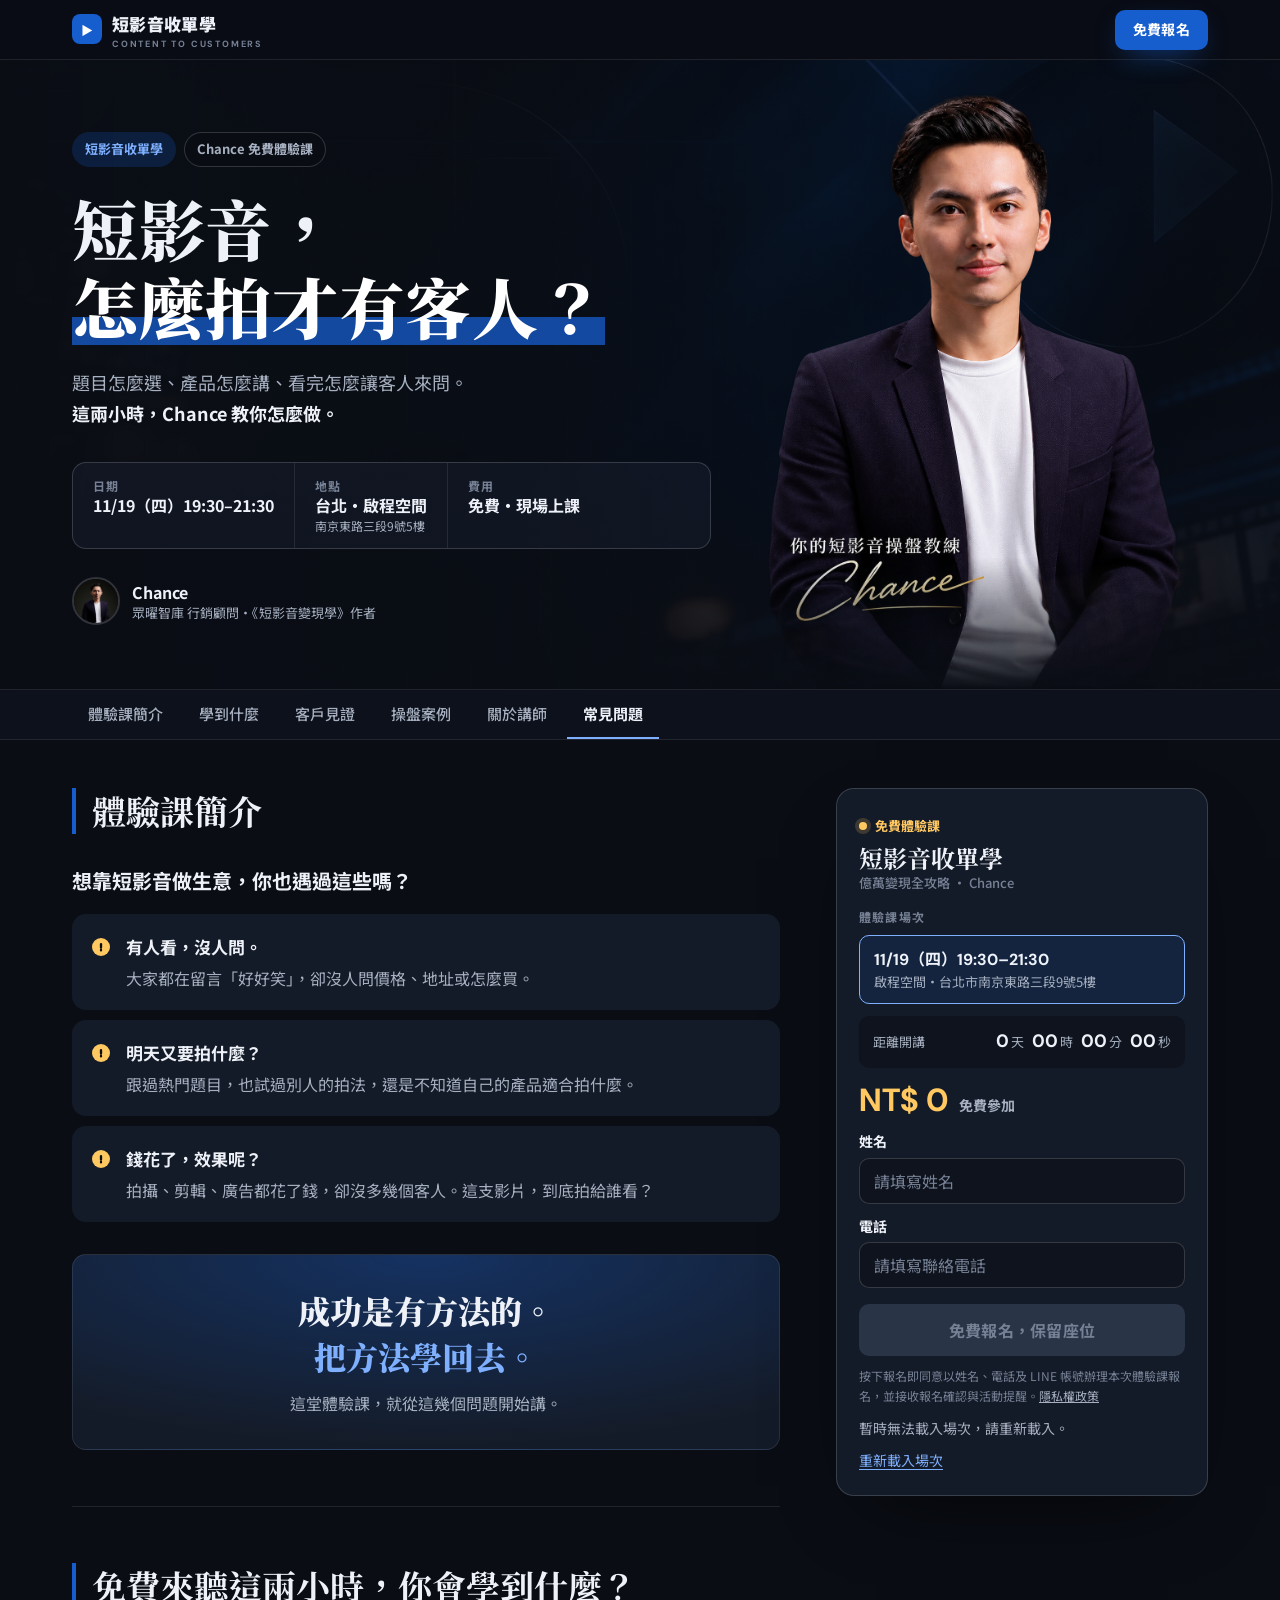
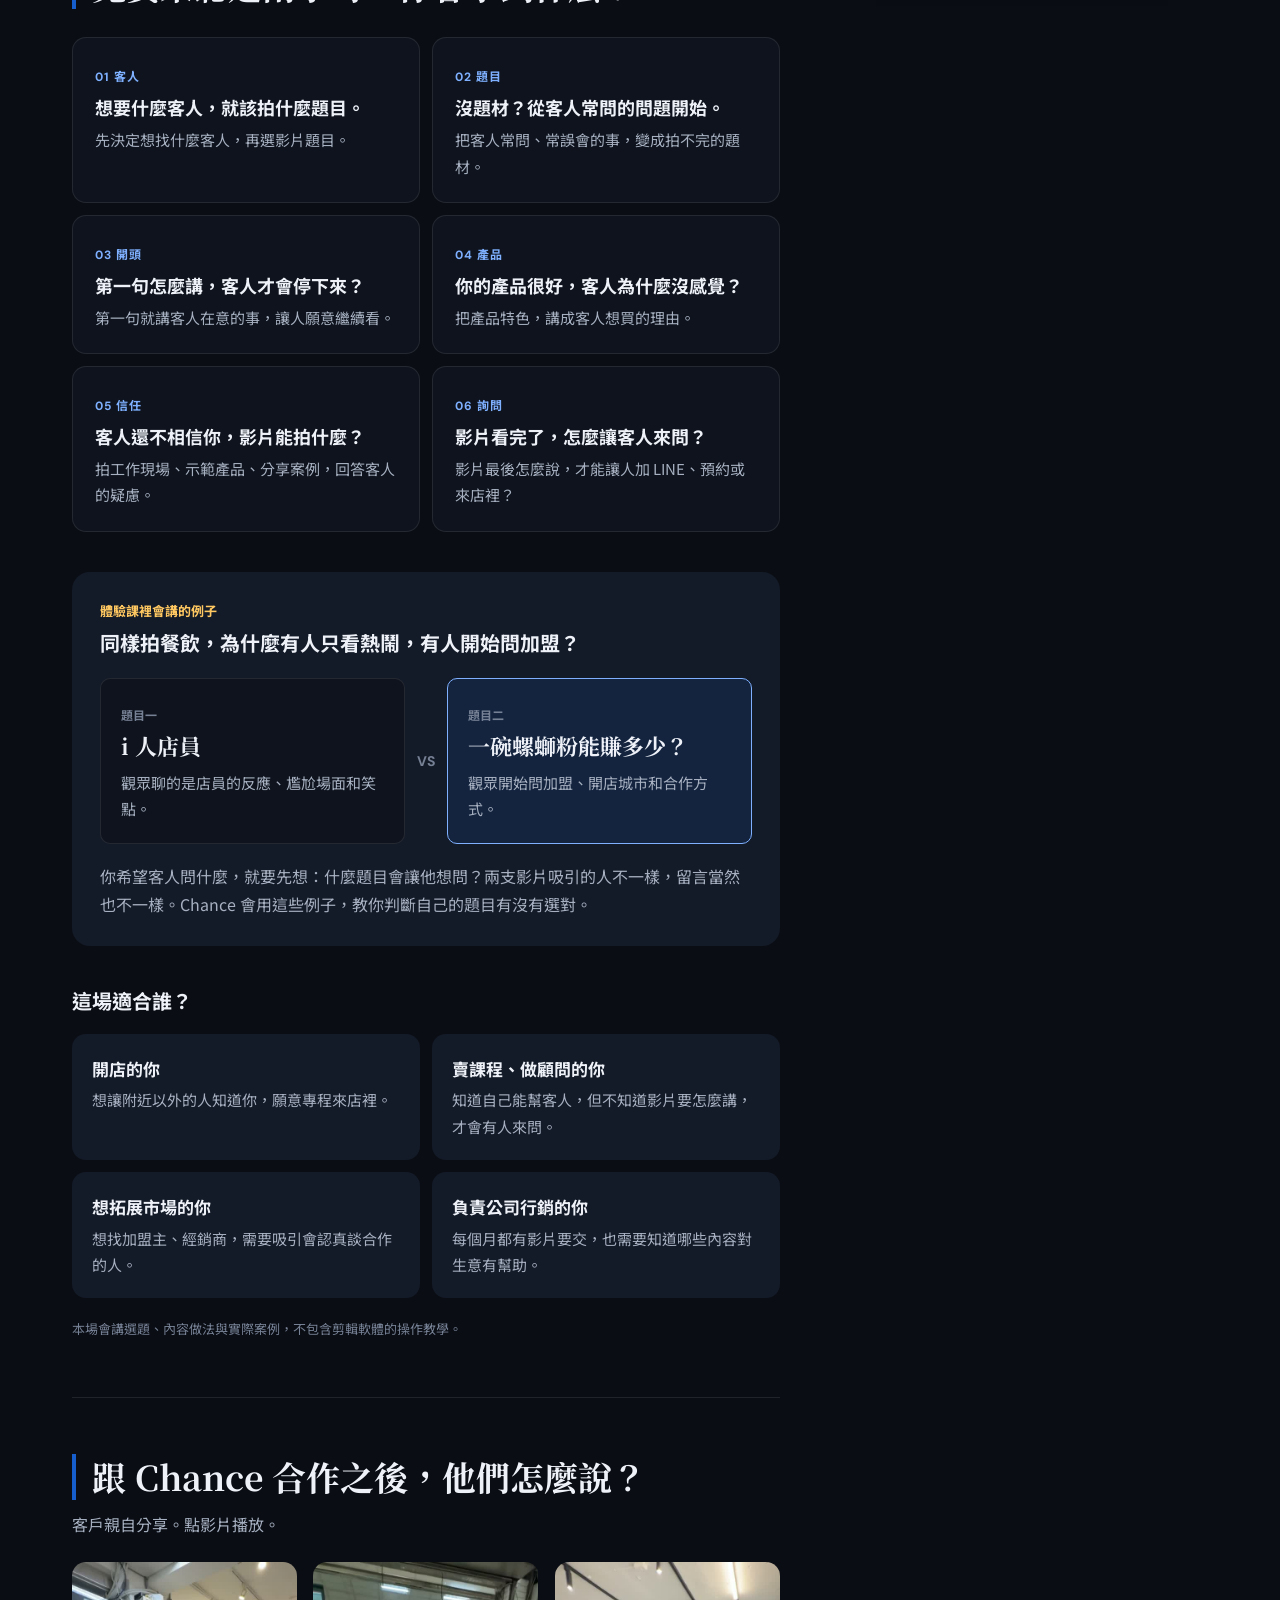
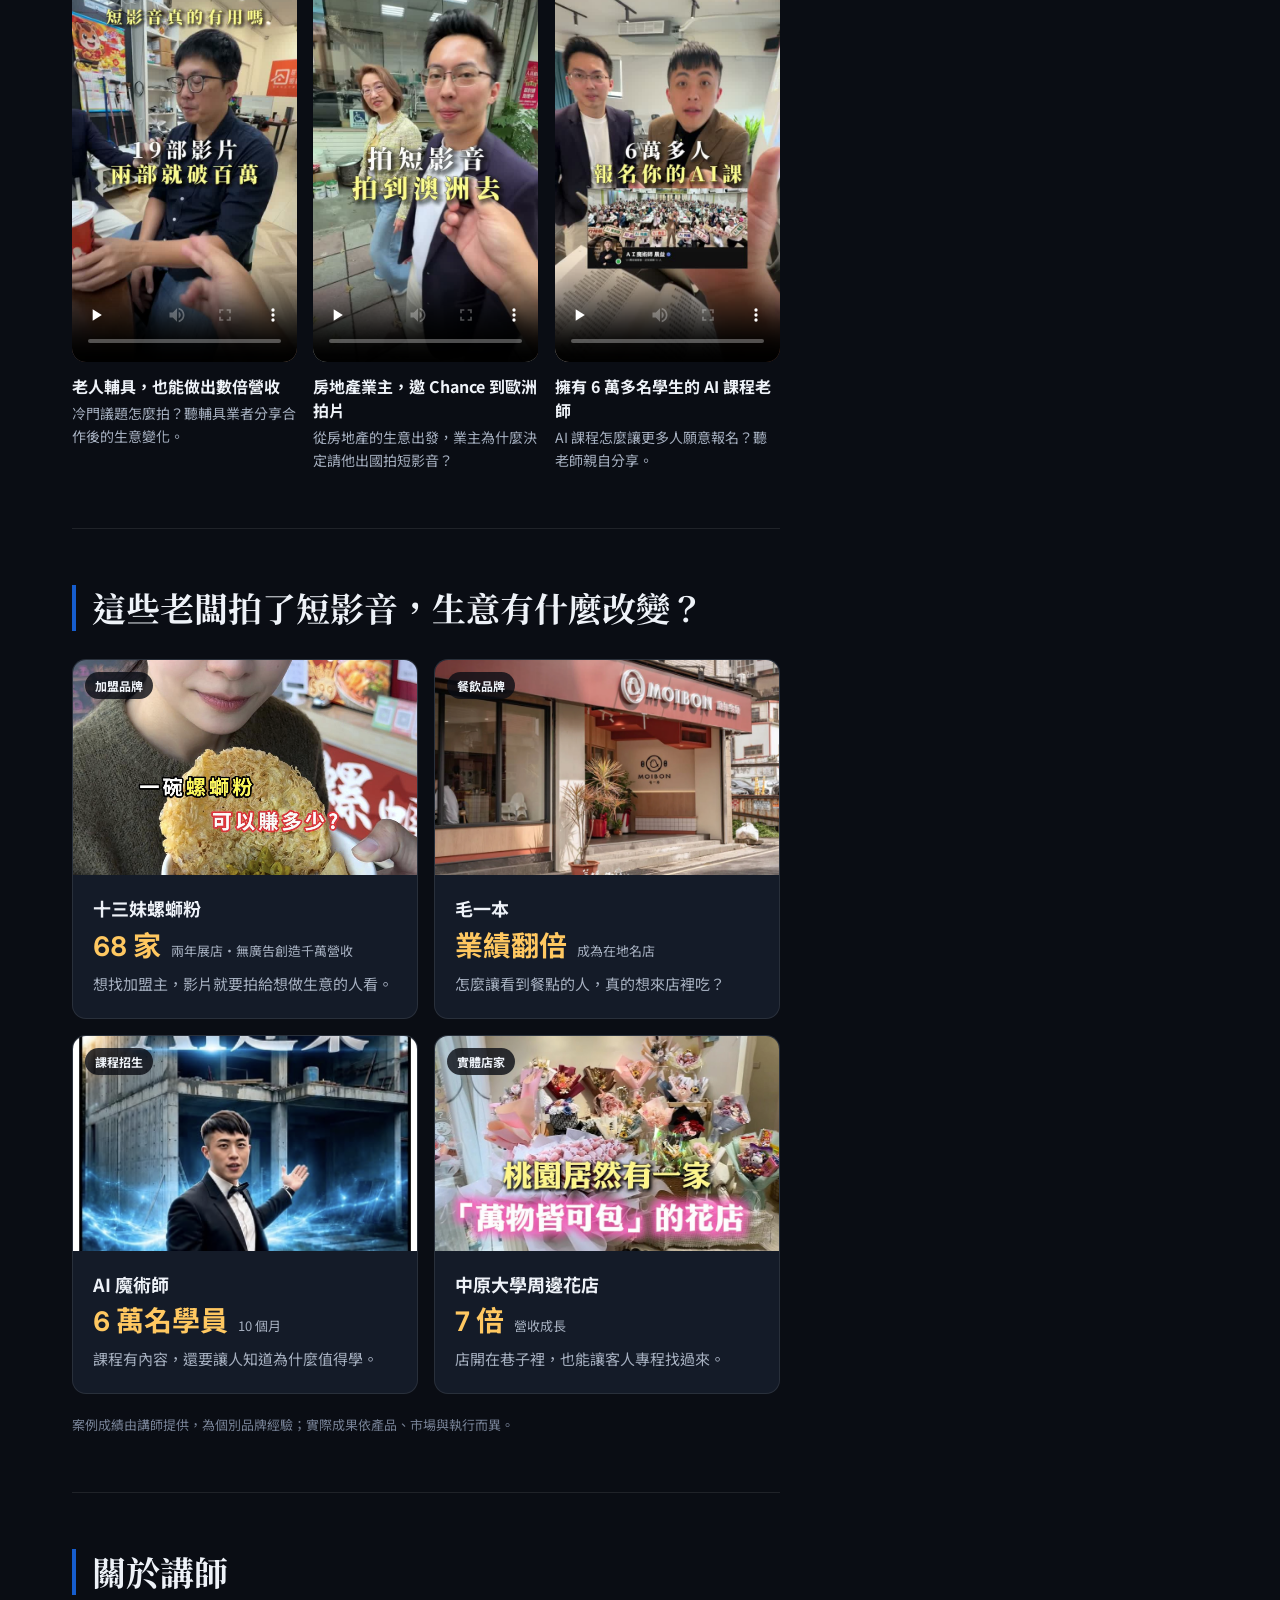
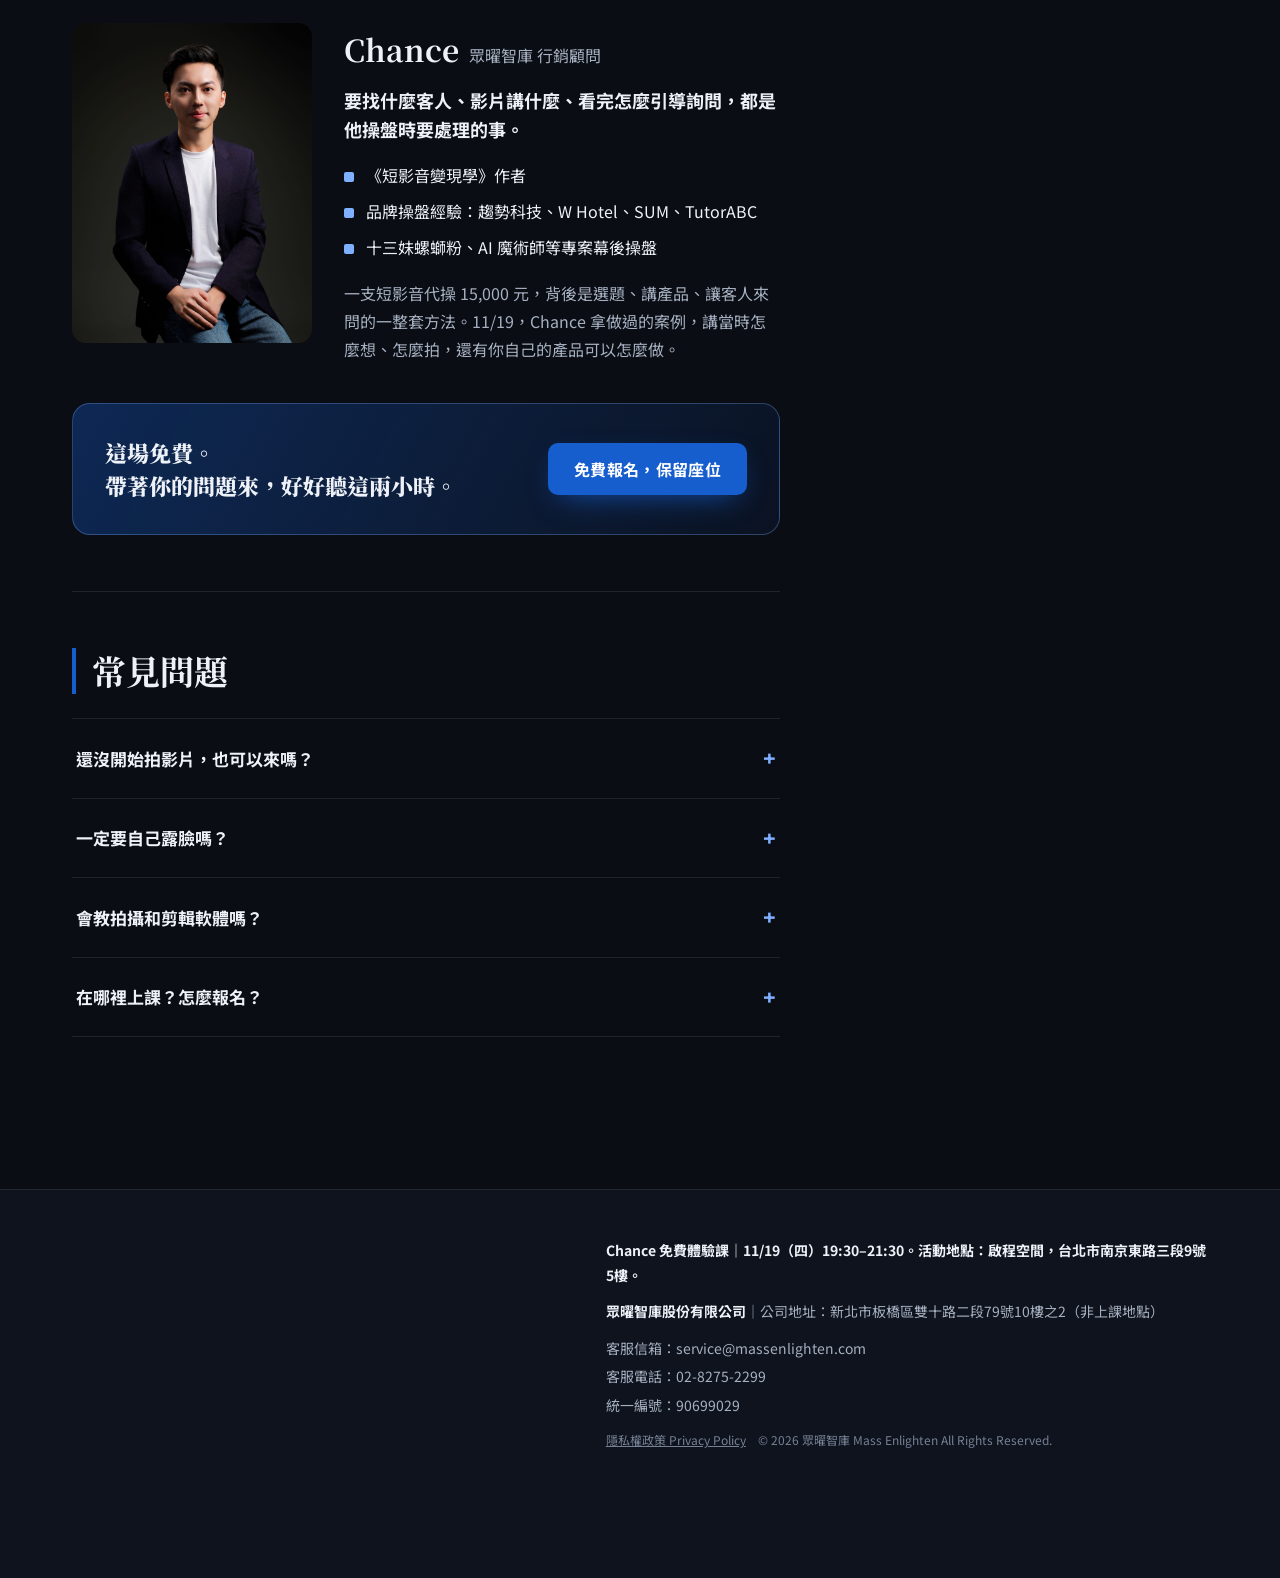
<file: v2/index.html>
<!doctype html>
<html lang="zh-Hant">
<head>
  <meta charset="UTF-8"><meta name="viewport" content="width=device-width, initial-scale=1">
  <meta name="theme-color" content="#0A0D14">
  <title>Chance 免費體驗課｜11/19 短影音收單學</title>
  <meta name="description" content="11/19（四）19:30–21:30，跟 Chance 學怎麼選題、介紹產品，讓客人來問。免費體驗課｜台北市南京東路三段9號5樓。">
  <meta property="og:title" content="Chance 免費體驗課｜11/19 短影音收單學"><meta property="og:description" content="2026/11/19（四）19:30–21:30｜免費體驗課｜啟程空間・台北市南京東路三段9號5樓。">
  <meta property="og:image" content="https://massenlight.github.io/chance/assets/chance-share-cover.png">
  <link rel="icon" href="../assets/favicon.svg" type="image/svg+xml">
  <link rel="preconnect" href="https://fonts.googleapis.com"><link rel="preconnect" href="https://fonts.gstatic.com" crossorigin>
  <link rel="stylesheet" href="https://fonts.googleapis.com/css2?family=DM+Sans:wght@500;700&family=Noto+Sans+TC:wght@400;500;700;900&family=Noto+Serif+TC:wght@700;900&display=swap">
  <link rel="stylesheet" href="styles.css?v=20261112-v2">
  <script type="module" src="app.js?v=20261112-v2"></script>
</head>
<body>
<a class="skip-link" href="#main">跳至主要內容</a>

<header class="site-header">
  <div class="wrap header-row">
    <a href="#top" class="brand" aria-label="短影音收單學首頁"><span class="brand-icon" aria-hidden="true">▶</span><span>短影音收單學<small>CONTENT TO CUSTOMERS</small></span></a>
    <a class="btn btn-small" href="#enroll">免費報名</a>
  </div>
</header>

<main id="main">
  <!-- 1. Course hero -->
  <section class="hero" id="top">
    <div class="hero-bg" aria-hidden="true"></div>
    <div class="wrap hero-grid">
      <div class="hero-copy">
        <p class="hero-kicker"><span>短影音收單學</span><span>Chance 免費體驗課</span></p>
        <h1>短影音，<br><em>怎麼拍才有客人？</em></h1>
        <p class="hero-sub">題目怎麼選、產品怎麼講、看完怎麼讓客人來問。<br><strong>這兩小時，Chance 教你怎麼做。</strong></p>
        <ul class="hero-meta" aria-label="體驗課資訊">
          <li><span class="meta-label">日期</span><strong>11/19（四）19:30–21:30</strong></li>
          <li><span class="meta-label">地點</span><strong>台北・啟程空間</strong><small>南京東路三段9號5樓</small></li>
          <li><span class="meta-label">費用</span><strong>免費・現場上課</strong></li>
        </ul>
        <div class="hero-mentor">
          <img src="../assets/chance.jpg" alt="" width="48" height="48">
          <p><strong>Chance</strong><span>眾曜智庫 行銷顧問・《短影音變現學》作者</span></p>
        </div>
      </div>
      <div class="hero-visual">
        <img src="../assets/chance-cutout.png" alt="講師 Chance" fetchpriority="high" width="1073" height="1465">
      </div>
    </div>
  </section>

  <!-- 2. Section tabs -->
  <nav class="tabs" aria-label="頁面分區">
    <div class="wrap tabs-row">
      <a href="#intro">體驗課簡介</a><a href="#learn">學到什麼</a><a href="#voices">客戶見證</a><a href="#cases">操盤案例</a><a href="#mentor">關於講師</a><a href="#faq">常見問題</a>
    </div>
  </nav>

  <div class="wrap course-layout">
    <!-- 3. Registration rail (sticky on desktop, right after hero on mobile) -->
    <aside class="enroll-rail" id="enroll" aria-labelledby="enroll-title">
      <div class="enroll-card">
        <div class="card-body">
          <span class="card-badge"><span class="dot" aria-hidden="true"></span>免費體驗課</span>
          <h2 id="enroll-title">短影音收單學<small>億萬變現全攻略 · Chance</small></h2>

          <p class="card-label">體驗課場次</p>
          <div class="session-chip" aria-current="true"><strong>11/19（四）19:30–21:30</strong><span>啟程空間・台北市南京東路三段9號5樓</span></div>

          <div class="countdown" id="countdown" hidden>
            <span class="countdown-label">距離開講</span>
            <span class="countdown-units" role="timer" aria-live="off"><span><b data-unit="d">0</b>天</span><span><b data-unit="h">00</b>時</span><span><b data-unit="m">00</b>分</span><span><b data-unit="s">00</b>秒</span></span>
          </div>

          <div class="price-row">
            <s id="offer-original" hidden></s>
            <strong>NT$ 0</strong><span>免費參加</span>
          </div>

          <form id="registration-form">
            <div class="registration-fields" id="registration-fields">
              <label for="registration-name">姓名</label><input id="registration-name" name="name" autocomplete="name" maxlength="80" placeholder="請填寫姓名" required>
              <label for="registration-phone">電話</label><input id="registration-phone" name="phone" type="tel" autocomplete="tel" maxlength="24" placeholder="請填寫聯絡電話" required>
              <button class="btn btn-block" id="registration-submit" type="submit" disabled>免費報名，保留座位</button>
              <p class="registration-consent">按下報名即同意以姓名、電話及 LINE 帳號辦理本次體驗課報名，並接收報名確認與活動提醒。<a href="https://www.massenlighten.com/privacy" target="_blank" rel="noopener noreferrer">隱私權政策</a></p>
            </div>
            <p id="registration-status" class="registration-status" role="status" aria-live="polite">正在確認報名場次…</p>
            <button class="text-link registration-retry" id="registration-retry" type="button" hidden>重新載入場次</button>
            <a id="registration-line" class="text-link" href="https://line.me/R/ti/p/@636xbvux" hidden>加入 Chance 官方 LINE</a>
          </form>
          <noscript><p class="registration-status">請開啟瀏覽器的 JavaScript，才能載入正式報名場次。</p></noscript>

          <p class="proof" id="offer-attendees" hidden></p>
        </div>
      </div>
    </aside>

    <div class="course-main">
      <!-- 體驗課簡介 -->
      <section id="intro" class="block">
        <h2 class="block-title">體驗課簡介</h2>

        <h3 class="sub-title">想靠短影音做生意，你也遇過這些嗎？</h3>
        <ul class="pains">
          <li><strong>有人看，沒人問。</strong><p>大家都在留言「好好笑」，卻沒人問價格、地址或怎麼買。</p></li>
          <li><strong>明天又要拍什麼？</strong><p>跟過熱門題目，也試過別人的拍法，還是不知道自己的產品適合拍什麼。</p></li>
          <li><strong>錢花了，效果呢？</strong><p>拍攝、剪輯、廣告都花了錢，卻沒多幾個客人。這支影片，到底拍給誰看？</p></li>
        </ul>

        <blockquote class="callout"><p>成功是有方法的。<br><em>把方法學回去。</em></p><footer>這堂體驗課，就從這幾個問題開始講。</footer></blockquote>
      </section>

      <!-- 學到什麼 -->
      <section id="learn" class="block">
        <h2 class="block-title">免費來聽這兩小時，你會學到什麼？</h2>
        <ol class="learn-list">
          <li><span class="tag">01 客人</span><h3>想要什麼客人，就該拍什麼題目。</h3><p>先決定想找什麼客人，再選影片題目。</p></li>
          <li><span class="tag">02 題目</span><h3>沒題材？從客人常問的問題開始。</h3><p>把客人常問、常誤會的事，變成拍不完的題材。</p></li>
          <li><span class="tag">03 開頭</span><h3>第一句怎麼講，客人才會停下來？</h3><p>第一句就講客人在意的事，讓人願意繼續看。</p></li>
          <li><span class="tag">04 產品</span><h3>你的產品很好，客人為什麼沒感覺？</h3><p>把產品特色，講成客人想買的理由。</p></li>
          <li><span class="tag">05 信任</span><h3>客人還不相信你，影片能拍什麼？</h3><p>拍工作現場、示範產品、分享案例，回答客人的疑慮。</p></li>
          <li><span class="tag">06 詢問</span><h3>影片看完了，怎麼讓客人來問？</h3><p>影片最後怎麼說，才能讓人加 LINE、預約或來店裡？</p></li>
        </ol>

        <div class="compare">
          <p class="compare-kicker">體驗課裡會講的例子</p>
          <h3 class="sub-title">同樣拍餐飲，為什麼有人只看熱鬧，有人開始問加盟？</h3>
          <div class="compare-grid">
            <article><small>題目一</small><strong>i 人店員</strong><p>觀眾聊的是店員的反應、尷尬場面和笑點。</p></article>
            <span class="compare-vs" aria-hidden="true">VS</span>
            <article class="is-focus"><small>題目二</small><strong>一碗螺螄粉能賺多少？</strong><p>觀眾開始問加盟、開店城市和合作方式。</p></article>
          </div>
          <p class="compare-note">你希望客人問什麼，就要先想：什麼題目會讓他想問？兩支影片吸引的人不一樣，留言當然也不一樣。Chance 會用這些例子，教你判斷自己的題目有沒有選對。</p>
        </div>

        <h3 class="sub-title" id="audience">這場適合誰？</h3>
        <ul class="audience">
          <li><strong>開店的你</strong><p>想讓附近以外的人知道你，願意專程來店裡。</p></li>
          <li><strong>賣課程、做顧問的你</strong><p>知道自己能幫客人，但不知道影片要怎麼講，才會有人來問。</p></li>
          <li><strong>想拓展市場的你</strong><p>想找加盟主、經銷商，需要吸引會認真談合作的人。</p></li>
          <li><strong>負責公司行銷的你</strong><p>每個月都有影片要交，也需要知道哪些內容對生意有幫助。</p></li>
        </ul>
        <p class="fine">本場會講選題、內容做法與實際案例，不包含剪輯軟體的操作教學。</p>
      </section>

      <!-- 客戶見證 -->
      <section id="voices" class="block">
        <h2 class="block-title">跟 Chance 合作之後，他們怎麼說？</h2>
        <p class="block-lead">客戶親自分享。點影片播放。</p>
        <div class="voice-grid">
          <article class="voice"><video controls playsinline preload="none" poster="../assets/testimonials/chance1-2.jpg" aria-label="老人輔具，也能做出數倍營收"><source src="../assets/testimonials/chance1-2.mp4" type="video/mp4">你的瀏覽器不支援影片播放。</video><h3>老人輔具，也能做出數倍營收</h3><p>冷門議題怎麼拍？聽輔具業者分享合作後的生意變化。</p></article>
          <article class="voice"><video controls playsinline preload="none" poster="../assets/testimonials/chance1-3.jpg" aria-label="房地產業主，邀 Chance 到歐洲拍片"><source src="../assets/testimonials/chance1-3.mp4" type="video/mp4">你的瀏覽器不支援影片播放。</video><h3>房地產業主，邀 Chance 到歐洲拍片</h3><p>從房地產的生意出發，業主為什麼決定請他出國拍短影音？</p></article>
          <article class="voice"><video controls playsinline preload="none" poster="../assets/testimonials/chance1-4.jpg" aria-label="擁有 6 萬多名學生的 AI 課程老師"><source src="../assets/testimonials/chance1-4.mp4" type="video/mp4">你的瀏覽器不支援影片播放。</video><h3>擁有 6 萬多名學生的 AI 課程老師</h3><p>AI 課程怎麼讓更多人願意報名？聽老師親自分享。</p></article>
        </div>
      </section>

      <!-- 操盤案例 -->
      <section id="cases" class="block">
        <h2 class="block-title">這些老闆拍了短影音，生意有什麼改變？</h2>
        <div class="case-grid">
          <article class="case"><div class="case-img"><img src="../assets/thirteen.png" alt="十三妹螺螄粉案例" loading="lazy"><span>加盟品牌</span></div><div class="case-body"><h3>十三妹螺螄粉</h3><p class="case-stat"><strong>68 家</strong><span>兩年展店・無廣告創造千萬營收</span></p><p>想找加盟主，影片就要拍給想做生意的人看。</p></div></article>
          <article class="case"><div class="case-img"><img src="../assets/moibon.png" alt="毛一本案例" loading="lazy"><span>餐飲品牌</span></div><div class="case-body"><h3>毛一本</h3><p class="case-stat"><strong>業績翻倍</strong><span>成為在地名店</span></p><p>怎麼讓看到餐點的人，真的想來店裡吃？</p></div></article>
          <article class="case"><div class="case-img"><img src="../assets/ai-magician.png" alt="AI 魔術師案例" loading="lazy"><span>課程招生</span></div><div class="case-body"><h3>AI 魔術師</h3><p class="case-stat"><strong>6 萬名學員</strong><span>10 個月</span></p><p>課程有內容，還要讓人知道為什麼值得學。</p></div></article>
          <article class="case"><div class="case-img"><img src="../assets/flower-shop.jpg" alt="中原大學周邊花店案例" loading="lazy"><span>實體店家</span></div><div class="case-body"><h3>中原大學周邊花店</h3><p class="case-stat"><strong>7 倍</strong><span>營收成長</span></p><p>店開在巷子裡，也能讓客人專程找過來。</p></div></article>
        </div>
        <p class="fine">案例成績由講師提供，為個別品牌經驗；實際成果依產品、市場與執行而異。</p>
      </section>

      <!-- 關於講師 -->
      <section id="mentor" class="block">
        <h2 class="block-title">關於講師</h2>
        <div class="mentor">
          <img src="../assets/chance.jpg" alt="Chance 講師形象照" width="1536" height="2048" loading="lazy">
          <div>
            <p class="mentor-name"><strong>Chance</strong><span>眾曜智庫 行銷顧問</span></p>
            <p class="mentor-lead">要找什麼客人、影片講什麼、看完怎麼引導詢問，都是他操盤時要處理的事。</p>
            <ul class="mentor-creds">
              <li>《短影音變現學》作者</li>
              <li>品牌操盤經驗：趨勢科技、W Hotel、SUM、TutorABC</li>
              <li>十三妹螺螄粉、AI 魔術師等專案幕後操盤</li>
            </ul>
            <p>一支短影音代操 15,000 元，背後是選題、講產品、讓客人來問的一整套方法。11/19，Chance 拿做過的案例，講當時怎麼想、怎麼拍，還有你自己的產品可以怎麼做。</p>
          </div>
        </div>
        <div class="closing">
          <p>這場免費。<br>帶著你的問題來，好好聽這兩小時。</p>
          <a class="btn" href="#enroll">免費報名，保留座位</a>
        </div>
      </section>

      <!-- 常見問題 -->
      <section id="faq" class="block">
        <h2 class="block-title">常見問題</h2>
        <div class="faq">
          <details><summary>還沒開始拍影片，也可以來嗎？</summary><p>可以。從要找什麼客人、適合拍什麼題目開始講。帶著你的產品和客戶常問的問題來，更容易對照自己的情況。</p></details>
          <details><summary>一定要自己露臉嗎？</summary><p>不一定。產品示範、工作過程、團隊出鏡都可以。課堂上會談不同的做法，重點是選擇適合自己生意、也能持續拍下去的方式。</p></details>
          <details><summary>會教拍攝和剪輯軟體嗎？</summary><p>這兩小時主要講選題、影片內容和實際案例，不包含拍攝、剪輯軟體的操作教學。</p></details>
          <details><summary>在哪裡上課？怎麼報名？</summary><p>2026/11/19（四）19:30–21:30，免費體驗課。地點：啟程空間，台北市南京東路三段9號5樓。在本頁填姓名、電話送出後，會自動開啟 Chance 官方 LINE，加入好友接收報名確認與到場提醒。</p></details>
        </div>
      </section>
    </div>
  </div>
</main>

<footer class="site-footer" id="contact">
  <div class="wrap footer-grid">
    <div class="footer-map"><iframe src="https://maps.google.com/maps?q=台北市南京東路三段9號5樓&amp;hl=zh-TW&amp;z=16&amp;output=embed" title="啟程空間・免費體驗課場地地圖" width="100%" height="100%" style="border:0" allowfullscreen loading="lazy" referrerpolicy="no-referrer-when-downgrade"></iframe></div>
    <div class="footer-info">
      <p class="footer-notice">Chance 免費體驗課｜11/19（四）19:30–21:30。活動地點：啟程空間，台北市南京東路三段9號5樓。</p>
      <p><strong>眾曜智庫股份有限公司</strong>｜公司地址：新北市板橋區雙十路二段79號10樓之2（非上課地點）</p>
      <ul class="footer-contacts">
        <li><a href="mailto:service@massenlighten.com">客服信箱：service@massenlighten.com</a></li>
        <li><a href="tel:0282752299">客服電話：02-8275-2299</a></li>
        <li>統一編號：90699029</li>
      </ul>
      <p class="footer-legal"><a href="https://www.massenlighten.com/privacy" target="_blank" rel="noopener noreferrer">隱私權政策 Privacy Policy</a>　© <span id="year">2026</span> 眾曜智庫 Mass Enlighten All Rights Reserved.</p>
    </div>
  </div>
</footer>

<div class="mobile-bar"><span>短影音收單學<small>11/19（四）19:30・免費體驗課</small></span><a class="btn btn-small" href="#enroll">免費報名</a></div>
</body>
</html>
</file>
<file: styles.css>
/* Chance — dark one-column course page. Brand blue kept as the action color.
   Desktop: one continuous column. Phones (≤767px): every .snap element is a full-screen
   block and the page snaps from block to block. */
:root{
  --bg:#0A0D14;--bg-2:#0E131D;--surface:#141B28;--surface-2:#1B2434;
  --line:rgba(255,255,255,.09);--line-2:rgba(255,255,255,.16);
  --ink:#EEF2F8;--muted:#A6B0C0;--dim:#768195;
  --accent:#165DCE;--accent-hover:#2C72E6;--accent-text:#7EB0FF;--warm:#FFC861;
  --placeholder:#FF5A52;
  --radius:14px;--radius-sm:10px;
  --header-h:60px;--bar-h:62px;
  --w-wide:1080px;--w-mid:980px;--w-narrow:920px;
  /* Hero photo. The design uses a photo of the seminar room; swap this one line when that file is added. */
  --hero-photo:url(assets/hero-seminar.jpg);
  --sans:'Noto Sans TC','DM Sans',-apple-system,BlinkMacSystemFont,sans-serif;
  --serif:'Noto Serif TC','Songti TC',serif;
  --num:'DM Sans','Noto Sans TC',sans-serif;
  color-scheme:dark;
}
*{box-sizing:border-box}
html{-webkit-text-size-adjust:100%;text-size-adjust:100%;scroll-behavior:smooth;scroll-padding-top:calc(var(--header-h) + 20px)}
body{margin:0;background:var(--bg);color:var(--ink);font-family:var(--sans);font-size:16px;line-height:1.75;-webkit-font-smoothing:antialiased;overflow-x:hidden}
h1,h2,h3,p,ol,ul,blockquote,figure,dl,dd{margin:0}
ol,ul{padding:0;list-style:none}
a{color:inherit;text-decoration:none}
img,video{display:block;max-width:100%}
button,input{font:inherit;color:inherit}
:focus-visible{outline:3px solid var(--accent-text);outline-offset:3px;border-radius:4px}
::selection{background:var(--accent);color:#fff}
.wrap{max-width:1200px;margin:0 auto;padding:0 32px}
.skip-link{position:absolute;left:16px;top:-60px;z-index:100;background:var(--accent);color:#fff;padding:10px 16px;border-radius:8px}
.skip-link:focus{top:12px}
.m-only{display:none}

/* Buttons */
.btn{display:inline-flex;align-items:center;justify-content:center;gap:10px;min-height:52px;padding:0 26px;border:0;border-radius:var(--radius-sm);background:var(--accent);color:#fff;font-weight:700;font-size:16px;letter-spacing:.02em;cursor:pointer;transition:background .2s,transform .2s,box-shadow .2s;box-shadow:0 10px 30px -12px rgba(22,93,206,.9)}
.btn:hover{background:var(--accent-hover);transform:translateY(-1px)}
.btn:disabled{background:#2A3447;color:var(--dim);box-shadow:none;cursor:not-allowed;transform:none}
.btn-small{min-height:40px;padding:0 18px;font-size:14px}
.btn-block{width:100%}
.text-link{background:none;border:0;padding:0;color:var(--accent-text);font-size:14px;text-decoration:underline;text-underline-offset:3px;cursor:pointer}

/* Header */
.site-header{position:sticky;top:0;z-index:50;height:var(--header-h);background:rgba(10,13,20,.86);backdrop-filter:saturate(1.4) blur(14px);-webkit-backdrop-filter:saturate(1.4) blur(14px);border-bottom:1px solid var(--line)}
.header-row{height:100%;display:flex;align-items:center;justify-content:space-between;gap:16px}
.brand{display:flex;align-items:center;gap:10px;font-weight:900;font-size:17px;letter-spacing:.02em}
.brand small{display:block;font-family:var(--num);font-size:9px;font-weight:700;letter-spacing:.2em;color:var(--dim);line-height:1.2}
.brand-icon{display:grid;place-items:center;width:30px;height:30px;border-radius:8px;background:var(--accent);color:#fff;font-size:12px}
.site-header .btn{flex:none;white-space:nowrap}
.header-cta{gap:0}
.brand{min-width:0}

/* Hero: photo on the left, headline on the right */
.hero{position:relative;overflow:hidden;display:flex;min-height:clamp(480px,56vw,calc(100vh - var(--header-h)));border-bottom:1px solid var(--line)}
.hero-bg{position:absolute;inset:0;background:linear-gradient(90deg,rgba(10,13,20,0) 0%,rgba(14,19,48,.1) 40%,rgba(17,24,64,.55) 66%,rgba(18,26,71,.85) 100%),linear-gradient(0deg,rgba(10,13,20,.55) 0%,transparent 30%),var(--hero-photo) left center/cover no-repeat}
.hero-inner{position:relative;width:100%;display:flex;align-items:center;justify-content:flex-end;padding-top:48px;padding-bottom:48px}
.hero h1{font-family:var(--serif);font-weight:900;font-size:clamp(44px,6.4vw,100px);line-height:1.3;letter-spacing:.02em;text-align:right;text-shadow:0 4px 32px rgba(5,8,20,.55)}
.hero h1 em{font-style:normal;color:#fff;padding:0 .14em;margin-right:-.14em;background:linear-gradient(transparent 56%,rgba(22,93,206,.88) 56%,rgba(22,93,206,.88) 94%,transparent 94%)}

/* Sections and blocks */
.section{padding-top:72px}
.snap{max-width:var(--w-wide);margin-inline:auto}
.snap + .snap{margin-top:40px}
.block-title{font-family:var(--serif);font-weight:900;font-size:clamp(26px,3.4vw,40px);line-height:1.4;text-align:center;text-wrap:balance}
.block-title::before{content:"";display:inline-block;width:.14em;min-width:4px;height:.95em;margin-right:.42em;border-radius:2px;background:var(--accent);vertical-align:-.1em}
.block-title.no-bar::before{content:none}
.block-title.is-left{text-align:left}
.block-title em{font-style:normal;padding:0 .08em;background:linear-gradient(transparent 58%,rgba(22,93,206,.88) 58%,rgba(22,93,206,.88) 96%,transparent 96%)}
.fine{margin-top:20px;font-size:13px;color:var(--dim)}
.pill{display:inline-block;padding:3px 14px;border-radius:999px;background:rgba(22,93,206,.3);font-size:13px;font-weight:700;line-height:1.6;color:var(--accent-text)}

/* Three kinds of short video */
.panel{max-width:var(--w-narrow);margin:0 auto;padding:44px 48px 48px;border-radius:24px;background:var(--surface);border:1px solid var(--line);box-shadow:0 40px 100px -60px rgba(0,0,0,.9)}
.panel > * + *{margin-top:44px}
/* 自嗨型 + 網紅型 side by side: picture on top, line underneath */
.kind-pair{display:grid;grid-template-columns:repeat(2,minmax(0,1fr));gap:24px}
.kind-pair .kind{display:flex;flex-direction:column;min-width:0}
.kind-pair .block-title{font-size:clamp(22px,2.4vw,30px)}
.kind-pair .kind-card{flex:1;grid-template-columns:minmax(0,1fr);align-content:start;gap:18px}
.kind-pair .kind-shot{height:clamp(260px,30vw,380px)}
.kind-pair .kind-text h3 br{display:none}
.kind-card{margin-top:22px;display:grid;grid-template-columns:minmax(0,.82fr) minmax(0,1fr);gap:32px;align-items:center;padding:18px;border-radius:var(--radius);background:var(--bg-2);border:1px solid var(--line)}
.kind-shot,.kind-text{min-width:0}
.kind-shot{height:264px;border-radius:var(--radius-sm);overflow:hidden;background:#05070B}
.kind-shot img{width:100%;height:100%;object-fit:contain}
.kind:not(.is-key) .kind-shot img{filter:saturate(.8) brightness(.92)}
.kind-text h3{font-family:var(--serif);font-size:clamp(20px,2.4vw,28px);line-height:1.5}
.kind-proof{margin-top:10px;font-size:15px;color:var(--muted)}
.kind-proof b{font-family:var(--num);font-size:22px;color:var(--ink);margin:0 2px}
.kind-note{margin-top:8px;font-size:15px;line-height:1.65;color:var(--accent-text)}
.kind.is-key .kind-card{grid-template-columns:minmax(0,1fr);gap:22px;padding:28px 36px 32px;border-color:var(--accent-text);background:rgba(22,93,206,.16)}
.kind.is-key .kind-shot{width:100%;max-width:440px;height:auto;aspect-ratio:1200/841;margin:0 auto;box-shadow:0 18px 40px -24px rgba(0,0,0,.9)}
.kind.is-key .kind-proof b{color:var(--warm)}
.kind.is-key .kind-note{color:var(--warm)}
.kind-lock{margin-top:20px;display:flex;align-items:center;justify-content:space-between;gap:12px 20px;padding:14px 18px;border-radius:var(--radius-sm);background:rgba(10,13,20,.6);border:1px solid var(--line)}
.kind-lock strong{display:block;font-size:15px}
.kind-lock p{margin-top:2px;font-size:14px;color:var(--muted);filter:blur(5px);user-select:none}
.kind-lock em{flex:none;padding:8px 20px;border-radius:999px;background:var(--warm);color:#1A1407;font-style:normal;font-size:14px;font-weight:700;line-height:1.5}

/* Testimonial videos */
.voice-grid{display:grid;grid-template-columns:repeat(3,minmax(0,1fr));gap:24px;margin-top:32px}
.voice{min-width:0}
.voice video,.voice-img img{width:100%;aspect-ratio:9/16;object-fit:cover;border-radius:var(--radius);background:#000}
.voice-img img.is-flower{object-position:50% 50%}
.voice-grid{row-gap:40px}
.voice .pill{margin-top:14px}
.voice h3{margin-top:10px;font-family:var(--serif);font-size:clamp(17px,1.75vw,21px);line-height:1.5}
.voice-note{margin-top:6px;font-size:14px;line-height:1.65;color:var(--warm)}

/* Cases */
.case-grid{display:grid;grid-template-columns:repeat(3,minmax(0,1fr));gap:24px}
.case{min-width:0;border-radius:var(--radius);overflow:hidden;background:var(--surface);border:1px solid var(--line)}
.case-img{position:relative;aspect-ratio:16/10;background:#0B0F18}
.case-img img{width:100%;height:100%;object-fit:cover}
.case-img img.is-flower{object-position:50% 62%}
.case-img span{position:absolute;left:12px;top:12px;padding:2px 10px;border-radius:999px;background:rgba(10,13,20,.8);font-size:12px;font-weight:700}
.case-body{padding:14px 18px 18px}
.case-body h3{margin-top:10px;font-size:15px;line-height:1.5}
.case-stat{font-family:var(--num);font-size:24px;font-weight:700;line-height:1.4;color:var(--warm)}
.case-body p:last-child{margin-top:2px;font-size:13px;line-height:1.65;color:var(--muted)}

/* Traffic × revenue figure */
.fig{max-width:var(--w-narrow);margin:32px auto 0;padding:28px 32px 30px;border-radius:20px;background:var(--surface);border:1px solid var(--line)}
.fig-head{margin-bottom:18px;font-family:var(--serif);font-weight:700;font-size:clamp(18px,2vw,22px);line-height:1.45}
.quad-wrap{display:grid;grid-template-columns:auto minmax(0,1fr);grid-template-rows:1fr auto;gap:8px}
.axis-y{grid-row:1;writing-mode:vertical-rl;text-orientation:upright;align-self:center;font-size:13px;font-weight:700;color:var(--muted);letter-spacing:.2em}
.axis-y::before{content:"▲";font-size:10px;margin-bottom:4px}
.axis-x::after{content:" ▶";font-size:10px}
.axis-x{grid-column:2;justify-self:end;font-size:13px;font-weight:700;color:var(--muted);letter-spacing:.2em}
.quad{grid-row:1;grid-column:2;display:grid;grid-template-columns:minmax(0,1fr) minmax(0,1fr);gap:8px}
.q{min-height:116px;padding:16px;border-radius:var(--radius-sm);background:var(--bg-2);border:1px solid var(--line);display:flex;flex-direction:column;gap:6px}
.q b{font-size:15px;color:var(--muted)}
.q span{font-size:14px;line-height:1.6;color:var(--dim)}
.q.is-good{background:rgba(22,93,206,.14);border-color:rgba(126,176,255,.4)}
.q.is-best{background:rgba(22,93,206,.3);border-color:var(--accent-text)}
.q.is-good b,.q.is-best b{color:var(--ink)}
.q.is-good span,.q.is-best span{color:var(--muted)}
.q.is-trap{border-style:dashed;border-color:rgba(255,200,97,.45)}
.q.is-trap b{color:var(--warm)}
/* 高流量・高變現 stands out: brighter fill, glow, slight lift, check mark before the label */
.q.is-best{position:relative;z-index:1;border:2px solid var(--accent-text);background:linear-gradient(135deg,rgba(44,114,230,.6),rgba(22,93,206,.32));box-shadow:0 0 0 4px rgba(126,176,255,.14),0 18px 40px -16px rgba(22,93,206,.95);transform:scale(1.03)}
.q.is-best b,.q.is-good b{display:flex;align-items:center;gap:8px}
.q.is-best b{color:#fff}
.q.is-best b::before,.q.is-good b::before{content:"";flex:none;width:1.25em;height:1.25em;border-radius:50%;background:var(--warm) url("data:image/svg+xml,%3Csvg xmlns='http://www.w3.org/2000/svg' viewBox='0 0 24 24' fill='none' stroke='%231A1407' stroke-width='3.5' stroke-linecap='round' stroke-linejoin='round'%3E%3Cpath d='M5 12.5l4.5 4.5L19 7.5'/%3E%3C/svg%3E") center/70% no-repeat}
.q.is-best span{color:var(--ink)}

/* Quiz teaser, reserved areas, what you take home */
.marker-line{text-align:center;font-family:var(--serif);font-weight:900;font-size:clamp(20px,2.7vw,30px);line-height:1.5;text-wrap:balance}
.marker-line span{padding:0 .3em;background:linear-gradient(transparent 52%,rgba(22,93,206,.88) 52%,rgba(22,93,206,.88) 100%);-webkit-box-decoration-break:clone;box-decoration-break:clone}
.placeholder{max-width:var(--w-mid);margin:0 auto;aspect-ratio:2/1;display:grid;place-items:center;padding:16px;background:var(--placeholder);color:#fff;font-family:var(--serif);font-weight:700;font-size:clamp(18px,2.1vw,24px);text-align:center}
.marker-line b{display:inline-block;font-weight:inherit} /* keeps each phrase whole when the line has to wrap */
.marker-line + .placeholder{margin-top:24px}
.gains{max-width:var(--w-mid);margin:0 auto;display:grid;gap:36px}
.block-title + .gains{margin-top:40px}
.gains strong{display:block;font-family:var(--serif);font-weight:700;font-size:clamp(19px,2.1vw,25px);line-height:1.6}
.gains strong::before{content:"";display:inline-block;width:.18em;min-width:4px;height:.95em;margin-right:.42em;border-radius:2px;background:var(--warm);vertical-align:-.1em}
.gains p{font-size:clamp(16px,1.8vw,21px);line-height:1.7}
.bonus{max-width:var(--w-mid);margin:40px auto 0;padding:22px 28px;border-radius:var(--radius);border:1px solid rgba(126,176,255,.3);background:rgba(22,93,206,.16);font-family:var(--serif);font-weight:700;font-size:clamp(19px,2.1vw,25px);line-height:1.6}
.bonus span{display:block;color:var(--warm)}
.enroll-card .bonus{max-width:none;margin:16px 0 4px;padding:14px 18px;font-size:clamp(16px,1.8vw,19px);line-height:1.55}

/* Mentor */
.mentor{display:grid;grid-template-columns:minmax(0,.84fr) minmax(0,1fr);grid-template-rows:auto 1fr;gap:24px 56px;margin-top:28px}
.mentor img{grid-row:1/3;width:100%;height:auto;aspect-ratio:3/4;object-fit:cover;object-position:top;border-radius:var(--radius)}
.mentor-head{padding-top:12px}
.mentor-name{font-family:var(--serif);font-weight:700;font-size:clamp(32px,3.8vw,46px);line-height:1.3}
.mentor-lead{margin-top:14px;font-size:clamp(17px,2vw,23px);font-weight:700;line-height:1.75}
.mentor-creds{align-self:start;display:grid;gap:16px}
.mentor-creds li{position:relative;padding-left:28px;font-size:clamp(15px,1.6vw,18px);line-height:1.8;color:var(--muted)}
.mentor-creds li::before{content:"";position:absolute;left:0;top:.6em;width:11px;height:11px;border-radius:2px;background:var(--accent-text)}

/* Partner logos: equal white tiles, centred so a short last row sits in the middle.
   Each logo's width is set inline (balanced by aspect ratio), so the tiles look even. */
.partners-wrap{margin-top:72px}
.partners-title{text-align:center;font-family:var(--serif);font-weight:700;font-size:clamp(18px,2vw,22px);letter-spacing:.08em;color:var(--muted)}
.partners{--cols:7;--gap:12px;max-width:var(--w-mid);margin:20px auto 0;display:flex;flex-wrap:wrap;justify-content:center;gap:var(--gap)}
.partners li{flex:0 0 calc((100% - (var(--cols) - 1) * var(--gap)) / var(--cols));aspect-ratio:3/2;display:grid;place-items:center;border-radius:12px;background:#fff;overflow:hidden}
.partners li.is-dark{background:#08213F} /* 半糖ㄉ冰's logo is light on its own navy */
.partners img{height:auto}

/* Registration card */
.enroll{max-width:none;padding-bottom:96px;scroll-margin-top:calc(var(--header-h) - 40px)}
.enroll-card{max-width:680px;margin:0 auto;background:var(--surface);border:1px solid var(--line-2);border-radius:20px;box-shadow:0 30px 80px -40px rgba(0,0,0,.9)}
.card-body{padding:32px 36px 36px}
.card-badge{display:inline-flex;align-items:center;gap:8px;font-size:14px;font-weight:700;color:var(--warm)}
.card-badge .dot{width:8px;height:8px;border-radius:50%;background:var(--warm);box-shadow:0 0 0 4px rgba(255,200,97,.18)}
.enroll-card h2{margin-top:6px;font-family:var(--serif);font-size:clamp(24px,3vw,34px);line-height:1.3}
.enroll-card h2 small{display:block;font-family:var(--sans);font-size:14px;font-weight:500;color:var(--dim);margin-top:4px}
.card-label{margin-top:18px;font-size:12px;font-weight:700;letter-spacing:.1em;color:var(--dim)}
.session-chip{margin-top:8px;padding:14px 16px;border:1.5px solid var(--accent-text);border-radius:var(--radius-sm);background:rgba(22,93,206,.14);display:flex;flex-direction:column;line-height:1.5}
.session-chip strong{font-family:var(--num);font-size:17px}
.session-chip span{font-size:14px;color:var(--muted)}
.countdown{margin-top:12px;display:flex;flex-wrap:wrap;align-items:center;justify-content:space-between;gap:8px;padding:12px 16px;border-radius:var(--radius-sm);background:var(--bg-2);font-size:13px;color:var(--muted)}
.countdown[hidden]{display:none}
.countdown-units{display:flex;gap:10px}
.countdown-units b{font-family:var(--num);font-size:20px;color:var(--ink);margin-right:2px;font-variant-numeric:tabular-nums}
.price-row{display:flex;align-items:baseline;gap:10px;margin:20px 0 4px}
.price-row s{font-family:var(--num);color:var(--dim);font-size:15px}
.price-row strong{font-family:var(--num);font-size:36px;line-height:1;color:var(--warm)}
.price-row span{font-size:14px;font-weight:700;color:var(--muted)}
.registration-fields{display:flex;flex-direction:column}
.registration-fields label{margin-top:12px;margin-bottom:4px;font-size:14px;font-weight:700}
.registration-fields input{height:50px;padding:0 14px;border:1px solid var(--line-2);border-radius:var(--radius-sm);background:var(--bg-2);font-size:16px;transition:border-color .2s,box-shadow .2s}
.registration-fields input::placeholder{color:var(--dim)}
.registration-fields input:focus{outline:none;border-color:var(--accent-text);box-shadow:0 0 0 3px rgba(126,176,255,.25)}
.registration-fields .btn{margin-top:18px}
.registration-consent{margin-top:10px;font-size:12px;line-height:1.6;color:var(--dim)}
.registration-consent a{color:var(--muted);text-decoration:underline}
.registration-status{margin-top:12px;font-size:14px;line-height:1.65;color:var(--muted)}
.registration-status:empty{display:none}
#registration-form .text-link{display:inline-block;margin-top:8px}
#registration-form [hidden]{display:none}
.proof{margin-top:14px;padding-top:14px;border-top:1px solid var(--line);font-size:14px;color:var(--muted)}
.proof strong{color:var(--ink);font-family:var(--num)}

/* Footer */
.site-footer{border-top:1px solid var(--line);background:var(--bg-2);padding:48px 0 56px;font-size:14px;color:var(--muted)}
.footer-grid{display:grid;grid-template-columns:minmax(0,1fr) minmax(0,1.2fr);gap:32px}
.footer-map{min-height:220px;border-radius:var(--radius);overflow:hidden;filter:grayscale(.3) brightness(.9)}
.footer-info{display:flex;flex-direction:column;gap:12px}
.footer-notice{color:var(--ink);font-weight:700}
.footer-info strong{color:var(--ink)}
.footer-contacts{display:grid;gap:4px}
.footer-contacts a:hover,.footer-legal a:hover{color:var(--ink)}
.footer-legal{font-size:12px;color:var(--dim)}
.footer-legal a{text-decoration:underline}

/* Phone bottom bar (hidden on desktop) */
.mobile-bar{position:fixed;left:0;right:0;bottom:0;z-index:60;display:none;align-items:center;justify-content:space-between;gap:12px;min-height:var(--bar-h);padding:10px 16px calc(10px + env(safe-area-inset-bottom));background:rgba(14,19,29,.96);border-top:1px solid var(--line-2);backdrop-filter:blur(12px);-webkit-backdrop-filter:blur(12px);transform:translateY(110%);transition:transform .25s}
.mobile-bar span{font-weight:900;line-height:1.35}
.mobile-bar .btn{flex:none;white-space:nowrap} /* button grows with its label */
.mobile-bar small{display:block;font-weight:500;font-size:12px;color:var(--muted)}
.mobile-bar.visible{transform:none}

/* Narrow desktop / tablet */
@media (max-width:1080px){
  .panel{padding:36px 32px 40px}
  .voice-grid,.case-grid{gap:16px}
  .mentor{gap:20px 36px}
}
@media (max-width:900px){
  .partners{--cols:5}
}

/* Phones: full-screen blocks with scroll snapping */
@media (max-width:767px){
  html{scroll-snap-type:y mandatory;scroll-padding-top:0}
  html.snap-off,html.snap-paused,html.snap-hold{scroll-snap-type:none} /* set while typing in the form, so the keyboard cannot fight the snapping */
  .wrap{padding:0 16px}
  .m-only{display:block}

  /* Block 1 = header + hero */
  .site-header{position:relative;scroll-snap-align:start;scroll-snap-stop:always}
  .header-row{gap:10px}
  .site-header .btn{padding:0 14px;font-size:13px}
  .brand{gap:8px;font-size:15px}
  .brand small{font-size:8px;letter-spacing:.14em;white-space:nowrap}
  .hero{min-height:calc(100vh - var(--header-h));min-height:calc(100svh - var(--header-h));border-bottom:0}
  .hero-bg{background:linear-gradient(180deg,rgba(10,13,20,.1) 0%,rgba(14,19,48,.42) 38%,rgba(15,21,56,.92) 68%,var(--bg) 100%),var(--hero-photo) center top/cover no-repeat}
  .hero-inner{align-items:flex-end;justify-content:flex-end;padding-top:32px;padding-bottom:104px}
  .hero h1{font-size:clamp(40px,13vw,60px);line-height:1.28;text-align:right}
  .hero h1 em{margin:0 -.14em 0 0}
  .scroll-cue{position:absolute;left:50%;bottom:calc(22px + env(safe-area-inset-bottom));width:44px;height:44px;margin-left:-22px;display:grid;place-items:center;border-radius:50%;border:1px solid var(--line-2);background:rgba(10,13,20,.5)}
  .scroll-cue span{width:10px;height:10px;margin-top:-4px;border-right:2px solid var(--ink);border-bottom:2px solid var(--ink);transform:rotate(45deg);animation:cue 1.6s ease-in-out infinite}

  /* Every other block */
  .section{padding-top:0}
  .section > .wrap{padding:0}
  .snap{max-width:none;min-height:100vh;min-height:100svh;display:flex;flex-direction:column;justify-content:center;padding:28px 16px calc(var(--bar-h) + env(safe-area-inset-bottom) + 20px);scroll-snap-align:start;scroll-snap-stop:always}
  .snap + .snap,.panel > * + *,.kind-pair .kind + .kind{margin-top:0}
  /* 自嗨型 + 網紅型: two columns on one screen */
  .kind-pair{display:grid;grid-template-columns:minmax(0,1fr) minmax(0,1fr);gap:10px;align-content:center}
  .kind-pair .kind{display:flex;flex-direction:column}
  .kind-pair .block-title{font-size:clamp(16px,4.6vw,20px);line-height:1.45}
  .kind-pair .block-title .nw{display:block} /* breaks as 什麼是 / 自嗨型短影音？ */
  .kind-pair .kind-card{flex:1;align-content:start;gap:10px;margin-top:10px;padding:10px}
  .kind-pair .kind-shot{height:clamp(170px,36vh,320px);height:clamp(170px,36svh,320px)}
  .kind-pair .kind-text h3{font-size:clamp(15px,4.2vw,18px);line-height:1.5}
  .kind-pair .kind-proof{font-size:13px}
  .kind-pair .kind-proof b{font-size:18px}
  .kind-pair .kind-note{font-size:12px;line-height:1.6}
  .snap > *{width:100%} /* auto side margins would otherwise shrink flex children */
  .snap.alt{background:var(--bg-2)}
  .block-title{font-size:clamp(23px,6.8vw,28px)}

  .panel{max-width:none;padding:0;border:0;border-radius:0;background:none;box-shadow:none}
  .kind-card{grid-template-columns:minmax(0,1fr);gap:14px;margin-top:16px;padding:14px}
  .kind-shot{height:clamp(170px,32vh,300px);height:clamp(170px,32svh,300px)}
  .kind-text h3{font-size:21px}
  .kind-text h3 br{display:none}
  .kind-proof{margin-top:6px}
  .kind-note{margin-top:4px;font-size:14px}
  .kind.is-key .kind-card{gap:14px;padding:14px}
  .kind.is-key .kind-shot{max-width:none;aspect-ratio:auto;height:clamp(150px,27vh,250px);height:clamp(150px,27svh,250px)}
  .kind-lock{flex-direction:column;align-items:stretch;gap:8px;margin-top:12px;padding:12px 14px}
  .kind-lock strong{font-size:14px}
  .kind-lock em{align-self:center;padding:4px 14px;font-size:13px}

  /* Videos: swipe sideways, one card per snap */
  /* Videos (top row) + cases (bottom row): 3 x 2 grid that stretches to fill exactly one screen */
  .snap.voices-snap{height:100vh;height:100svh;justify-content:flex-start;padding-top:20px}
  /* 2 rows (videos / cases), about 2.2 cards visible; swipe sideways for the rest */
  .snap.voices-snap > .voice-grid{width:auto}
  .voice-grid{--gap:10px;flex:1;min-height:0;display:grid;grid-template-columns:none;grid-auto-flow:column dense;grid-auto-columns:calc((100% - 2 * var(--gap)) / 2.2);grid-template-rows:repeat(2,minmax(0,1fr));gap:14px var(--gap);margin:14px -16px 0;padding:0 16px;scroll-padding-inline:16px;overflow-x:auto;overflow-y:hidden;overscroll-behavior-x:contain;scroll-snap-type:x mandatory;scrollbar-width:none;-webkit-overflow-scrolling:touch}
  .voice-grid::-webkit-scrollbar{display:none}
  .voice{grid-row:1;scroll-snap-align:start}
  .voice.is-case{grid-row:2}
  .voice{display:flex;flex-direction:column;min-height:0}
  .voice video,.voice-img{flex:1 1 0;min-height:0;width:100%;height:auto;aspect-ratio:auto;border-radius:10px}
  .voice-img{display:block;overflow:hidden}
  .voice-img img{width:100%;height:100%;aspect-ratio:auto;border-radius:10px}
  .voice .pill{align-self:flex-start;max-width:100%;margin-top:6px;padding:1px 9px;font-size:11px;line-height:1.6;white-space:nowrap;overflow:hidden;text-overflow:ellipsis}
  .voice h3{flex:none;min-height:2.8em;margin-top:4px;font-size:14px;line-height:1.4} /* room for 2 lines, so every picture in a row is the same height */

  .case-grid{grid-template-columns:minmax(0,1fr);gap:10px;margin-top:18px}
  .case{display:grid;grid-template-columns:112px minmax(0,1fr)}
  .case-img{aspect-ratio:auto;min-height:112px}
  .case-img img{position:absolute;inset:0}
  .case-img span{display:none}
  .case-body{padding:10px 14px 12px}
  .case-body .pill{padding:1px 10px;font-size:12px}
  .case-body h3{margin-top:6px}
  .case-stat{font-size:21px}
  .fine{margin-top:14px;font-size:12px;line-height:1.6}

  .fig{margin-top:18px;padding:16px}
  .fig-head{margin-bottom:12px}
  .q{min-height:0;padding:12px}
  .q b{font-size:13px;white-space:nowrap}
  .q{padding-inline:10px}
  .q.is-best b,.q.is-good b{gap:4px;white-space:nowrap;font-size:12px}
  .q.is-best b::before,.q.is-good b::before{width:1.1em;height:1.1em}
  .q span{font-size:13px}

  .marker-line{font-size:clamp(19px,5.6vw,24px)}
  .marker-line + .placeholder{margin-top:18px}
  .placeholder{width:100%;aspect-ratio:4/3}
  .gains{gap:20px}
  .block-title + .gains{margin-top:20px}
  .gains strong{font-size:19px;line-height:1.5}
  .gains p{margin-top:2px;font-size:15px;color:var(--muted)}
  .bonus{margin-top:24px;padding:14px 16px;font-size:17px}

  .mentor{grid-template-columns:minmax(0,1fr) minmax(0,1fr);grid-template-rows:none;gap:12px 14px;margin-top:14px;align-items:center} /* photo : text = 1 : 1 */
  .mentor img{grid-row:auto;aspect-ratio:1/1;max-height:26vh;max-height:26svh}
  .mentor-head{padding-top:0}
  .mentor-name{font-size:24px}
  .mentor-lead{margin-top:2px;font-size:14px;line-height:1.6}
  .mentor-creds{grid-column:1/-1;gap:4px}
  .mentor-creds li{padding-left:20px;font-size:14px;line-height:1.6}
  .mentor-creds li::before{width:9px;height:9px;top:.55em}

  /* Mentor + partner logos share one screen, so the logo wall is compact: 5 per row */
  .partners-wrap{margin-top:20px}
  .partners-title{font-size:15px}
  .partners{--cols:5;--gap:6px;max-width:440px;margin-top:10px}
  .partners li{border-radius:8px}

  /* The bottom bar hides on the registration block, so it needs less room below */
  /* Registration card: compact so the whole card fits one screen without scrolling */
  .enroll.snap{padding:12px 12px calc(12px + env(safe-area-inset-bottom));scroll-margin-top:0}
  .enroll > .wrap{width:100%}
  .enroll-card{border-radius:16px}
  .card-body{padding:16px 16px 14px}
  .card-badge{font-size:13px}
  .enroll-card h2{margin-top:2px;font-size:22px;line-height:1.3}
  .enroll-card h2 small{display:inline;margin:0 0 0 8px;font-size:12px}
  .card-label{display:none}
  .session-chip{margin-top:10px;padding:8px 12px;line-height:1.45}
  .session-chip strong{font-size:15px}
  .session-chip span{font-size:12px}
  .countdown{margin-top:8px;flex-wrap:nowrap;gap:6px;padding:7px 12px;font-size:12px}
  .countdown-label{flex:none}
  .countdown-units{gap:6px;white-space:nowrap}
  .countdown-units b{font-size:16px}
  .price-row{margin:10px 0 0}
  .price-row strong{font-size:26px}
  .price-row span{font-size:13px}
  .enroll-card .bonus{margin:8px 0 0;padding:8px 12px;border-radius:10px;font-size:13px;line-height:1.5}
  /* name and phone side by side */
  .registration-fields{display:grid;grid-template-columns:minmax(0,1fr) minmax(0,1fr);column-gap:8px}
  .registration-fields label{grid-row:1;margin-top:6px;margin-bottom:3px;font-size:13px}
  .registration-fields input{grid-row:2;height:42px;padding:0 10px;font-size:16px}
  .registration-fields .btn,.registration-consent{grid-column:1/-1}
  .registration-fields .btn{min-height:46px;margin-top:10px}
  .registration-consent{margin-top:6px;font-size:11px;line-height:1.5}
  .registration-status{margin-top:6px;font-size:12px;line-height:1.5}

  .site-footer{padding:36px 0 calc(var(--bar-h) + env(safe-area-inset-bottom) + 24px);scroll-snap-align:end}
  .footer-grid{grid-template-columns:minmax(0,1fr);gap:20px}
  .footer-map{min-height:180px}
  .mobile-bar{display:flex}
}
/* Short phones (small iPhones, in-app browsers with thick toolbars): tighten each block so it
   still fits one screen. A block that ends up taller than the screen simply scrolls inside itself. */
@media (max-width:767px) and (max-height:620px){
  .snap{padding-top:16px;padding-bottom:calc(var(--bar-h) + env(safe-area-inset-bottom) + 12px)}
  .hero-inner{padding-bottom:84px}
  .kind-card,.kind.is-key .kind-card{gap:10px;margin-top:12px;padding:12px}
  .kind-text h3{font-size:19px}
  .kind.is-key .kind-shot{height:clamp(120px,24vh,200px);height:clamp(120px,24svh,200px)}
  .kind-lock{margin-top:8px;padding:10px 12px}
  .voice-note{display:none}
  .case-grid{gap:8px;margin-top:12px}
  .case{grid-template-columns:96px minmax(0,1fr)}
  .case-img{min-height:96px}
  .case-body{padding:8px 12px 10px}
  .case-body h3{margin-top:4px;font-size:14px}
  .case-stat{font-size:19px}
  .fine{margin-top:10px;font-size:11px}
  .fig{margin-top:12px;padding:14px}
  .gains{gap:12px}
  .block-title + .gains{margin-top:12px}
  .gains strong{font-size:18px}
  .bonus{margin-top:16px;padding:12px 14px;font-size:16px}
  .mentor{margin-top:10px}
  .mentor img{max-height:20vh;max-height:20svh}
  .mentor-creds li{font-size:13px;line-height:1.55}
  .mentor-lead{font-size:13px}
  .partners-wrap{margin-top:14px}
  .partners{--gap:5px}
}
@keyframes cue{0%,100%{transform:translateY(-2px) rotate(45deg);opacity:.6}50%{transform:translateY(3px) rotate(45deg);opacity:1}}
@media (prefers-reduced-motion:reduce){
  html{scroll-behavior:auto}
  *,*::before,*::after{transition:none!important;animation:none!important}
}
</file>
<file: v1/styles.css>
@import url('https://fonts.googleapis.com/css2?family=DM+Sans:wght@400;500;600;700&family=Noto+Sans+TC:wght@400;500;600;700;800;900&display=swap');
:root{--paper:#FFFFFF;--ink:#252A32;--accent:#165DCE;--muted:#626A75;--line:#E9ECF0;--white:#FFFFFF;--serif:Georgia,serif}*{box-sizing:border-box}html{scroll-behavior:smooth;scroll-padding-top:100px}body{margin:0;background:var(--paper);color:var(--ink);font-family:'DM Sans','Noto Sans TC',sans-serif;-webkit-font-smoothing:antialiased}button,a{-webkit-tap-highlight-color:transparent}a{color:inherit;text-decoration:none}button{font:inherit;cursor:pointer}button:focus-visible,a:focus-visible,summary:focus-visible{outline:3px solid var(--accent);outline-offset:5px}button{color:inherit}img{display:block;max-width:100%}h1,h2,h3,h4,p{margin:0}h1,h2,h3{letter-spacing:-.045em}button{border:0}p{line-height:1.9}ul{padding:0;list-style:none}::selection{background:#626A75;color:#FFFFFF}.shell{max-width:1240px;margin:auto;padding-left:48px;padding-right:48px}.section{padding-top:110px;padding-bottom:110px}.eyebrow{display:block;font-size:10px;letter-spacing:.16em;font-weight:700;color:#626A75;line-height:1.6}.eyebrow.light{color:#E9ECF0}.button{display:inline-flex;align-items:center;justify-content:center;gap:32px;padding:17px 25px;border-radius:6px;background:var(--accent);color:#FFFFFF;font-size:14px;font-weight:600;line-height:1.5;transition:background .2s,transform .2s;white-space:nowrap}.button:hover{background:#626A75;transform:translateY(-2px)}.button span{font-size:20px;line-height:1}.text-link{display:inline-flex;align-items:center;gap:20px;font-size:13px;font-weight:600;border-bottom:1px solid var(--ink);padding:8px 0;background:none;border-radius:0}.text-link span{font-size:19px}.text-link:hover{color:var(--accent);border-color:var(--accent)}.accent{color:var(--accent)}.muted-heading{color:#626A75}.skip-link{position:fixed;left:16px;top:-100px;padding:14px;background:#FFFFFF;z-index:100}.skip-link:focus{top:10px}.site-header{height:91px;border-bottom:1px solid var(--line);position:sticky;top:0;z-index:30;background:rgba(255,255,255,.97);backdrop-filter:blur(14px)}.nav-wrap{max-width:1440px;height:100%;margin:auto;padding:0 48px;display:flex;align-items:center;justify-content:space-between;gap:28px}.brand{display:flex;align-items:center;gap:10px;font-size:19px;font-weight:900;letter-spacing:-.05em;white-space:nowrap}.brand-icon{width:34px;height:38px;background:var(--accent);color:#FFFFFF;display:grid;place-items:center;border-radius:10px;font-size:16px;padding-left:2px;transform:rotate(-7deg)}.brand-light{font-weight:500}.brand small{display:block;font-size:7px;letter-spacing:.17em;margin-top:3px;font-weight:600}.site-header nav{display:flex;gap:25px;font-size:12px;font-weight:500}.site-header nav a{padding:14px 0;transition:color .2s}.site-header nav a:hover{color:var(--accent)}.nav-cta{padding:10px 17px;font-size:12px;gap:22px}.menu-toggle{display:none}.hero{display:grid;grid-template-columns:1.1fr 1fr;gap:65px;padding-top:66px;padding-bottom:40px;align-items:center}.hero-copy{padding-top:4px}.hero .eyebrow{display:flex;align-items:center;gap:9px;font-size:9px;letter-spacing:.12em}.live-dot{width:6px;height:6px;background:var(--accent);border-radius:50%}.course-name{font-size:13px;font-weight:600;letter-spacing:.08em;margin-top:27px;margin-bottom:16px}h1{font-size:clamp(44px,4.4vw,64px);font-weight:800;line-height:1.24;letter-spacing:-.065em;white-space:nowrap}.accent-mark{position:relative;color:var(--accent);display:inline-block}.accent-mark:after{content:'';position:absolute;height:3px;background:var(--accent);width:93%;bottom:-8px;left:2%;transform:rotate(-2deg);border-radius:50%}.hero-description{font-size:14px;line-height:2;color:#626A75;margin-top:30px}.hero-actions{display:flex;align-items:center;gap:26px;margin-top:31px}.hero-for{margin-top:42px;border-top:1px solid var(--line);padding-top:21px;font-size:10px;color:var(--muted)}.hero-for p{font-size:11px;font-weight:500;color:#252A32;margin-top:4px}.hero-for i{color:#626A75;font-style:normal;margin:0 8px}.hero-visual{position:relative;margin-right:16px}.portrait-frame{position:relative;height:510px;background:#252A32;overflow:hidden;border-radius:120px 8px 8px 8px}.portrait-frame>img{width:100%;height:100%;object-fit:cover;object-position:center 28%}.portrait-shade{position:absolute;inset:50% 0 0;background:linear-gradient(transparent,rgba(37,42,50,.96))}.portrait-top{position:absolute;left:37px;top:37px;font-size:9px;line-height:1.5;letter-spacing:.13em;color:#FFFFFF88;mix-blend-mode:screen}.portrait-name{position:absolute;left:31px;right:28px;bottom:27px;color:#FFFFFF}.portrait-name>span{font-size:10px;letter-spacing:.1em;color:#E9ECF0}.portrait-name strong{font-family:var(--serif);font-size:61px;display:flex;align-items:center;justify-content:space-between;font-weight:400;letter-spacing:-.04em;line-height:1.25}.portrait-name strong span{font-family:Arial;font-size:40px;color:#E9ECF0;font-weight:300}.portrait-name p{font-size:10px;color:#E9ECF0;letter-spacing:.03em}.hero-note{position:absolute;left:-35px;top:56%;padding:16px 21px 16px 16px;background:#FFFFFF;border:1px solid #E9ECF0;box-shadow:0 10px 30px #252A3211;transform:rotate(-5deg);display:flex;align-items:center;gap:13px;border-radius:5px}.note-icon{background:var(--accent);color:#FFFFFF;width:34px;height:34px;border-radius:50%;display:grid;place-items:center;font-size:22px}.hero-note small{display:block;color:#626A75;font-size:9px;margin-bottom:3px}.hero-note strong{font-size:12px;font-weight:600}.vertical-label{position:absolute;right:-30px;top:35px;writing-mode:vertical-rl;font-size:9px;letter-spacing:.13em;color:#626A75}.hero-footer{display:flex;justify-content:space-between;padding-top:19px;padding-bottom:26px;font-size:9px;color:#626A75;letter-spacing:.1em}.hero-footer>span:first-child span{margin-left:12px}.hero-footer>span:last-child{font-size:10px;letter-spacing:.05em}.proof-strip{background:#FFFFFF;padding:38px 0 18px;border-top:1px solid #E9ECF0}.proof-strip>.shell:first-child{display:grid;grid-template-columns:1.22fr 1fr 1fr 1fr;align-items:center;gap:25px}.proof-intro .eyebrow{font-size:8px}.proof-intro h2{font-size:23px;line-height:1.5;margin-top:8px}.proof-intro .text-link{font-size:10px;padding:4px 0;margin-top:6px;gap:15px}.proof-stat{border-left:1px solid #E9ECF0;padding-left:30px}.proof-stat>span{font-size:11px;color:#626A75}.proof-stat strong{font-size:37px;display:block;font-weight:500;letter-spacing:-.045em;margin-top:5px}.proof-stat em{font-size:15px;font-style:normal;letter-spacing:0}.proof-stat p{font-size:10px;color:#626A75;margin-top:3px}.proof-source{font-size:8px;color:#626A75;text-align:right;margin-top:26px}.section-heading .eyebrow{margin-bottom:20px}.section-heading h2{font-size:38px;line-height:1.45;letter-spacing:-.04em}.section-heading p{font-size:13px;color:var(--muted);margin-top:23px}.section-heading.center{text-align:center}.journey{display:grid;grid-template-columns:repeat(5,1fr);margin-top:46px;gap:10px}.journey button{text-align:left;padding:24px 20px;background:transparent;border:1px solid var(--line);border-radius:5px;position:relative;transition:background .25s}.journey button:after{content:'↗';position:absolute;right:16px;top:17px;color:#626A75;font-size:15px}.journey small{font-size:10px;letter-spacing:.05em;color:#626A75}.journey strong{display:block;font-size:21px;letter-spacing:-.04em;margin:16px 0 7px}.journey button>span{font-size:10px;color:#626A75}.journey button[aria-selected=true]{background:var(--ink);color:var(--paper);border-color:var(--ink)}.journey button[aria-selected=true] small,.journey button[aria-selected=true]>span{color:#E9ECF0}.journey button[aria-selected=true]:after{color:var(--accent)}.journey-panel{display:flex;align-items:center;gap:24px;margin-top:21px;padding:25px 28px;background:#FFFFFF;border-radius:5px;min-height:116px}.panel-symbol{color:var(--accent);font-size:40px;font-weight:400}.journey-panel h3{font-size:16px;margin-bottom:6px;letter-spacing:0}.journey-panel p{font-size:12px;color:var(--muted);max-width:650px}.panel-label{margin-left:auto;white-space:nowrap;font-size:10px;border:1px solid #E9ECF0;padding:8px 10px;border-radius:3px}.problem{padding:93px 0}.split-layout{display:grid;grid-template-columns:1fr 1fr;gap:100px;align-items:center}.problem-one{background:#FFFFFF}.problem-copy>.eyebrow{margin-bottom:29px}.problem-number{font-size:10px;letter-spacing:.12em;display:flex;align-items:center;gap:12px;color:#626A75;font-weight:500;margin-bottom:22px}.problem-number span{padding:4px 9px;border:1px solid #E9ECF0;border-radius:30px;font-size:9px;letter-spacing:.02em}.problem h2{font-size:39px;line-height:1.45;letter-spacing:-.055em;margin-bottom:25px}.problem-copy>p{font-size:13px;color:#626A75;max-width:415px;line-height:1.95}.solution{margin-top:28px;padding-left:19px;border-left:2px solid var(--accent)}.solution>span{font-size:8px;letter-spacing:.14em;color:var(--accent);font-weight:700}.solution h3{font-size:17px;margin-top:8px;letter-spacing:-.02em}.solution p{font-size:12px;color:#626A75;margin-top:9px;line-height:1.9}.problem-copy>.text-link{margin-top:24px;font-size:12px}.topic-demo{background:#FFFFFF;border:1px solid #E9ECF0;padding:27px;border-radius:10px;box-shadow:0 18px 60px #252A3208}.demo-header{display:flex;justify-content:space-between;font-size:8px;letter-spacing:.1em;color:#626A75}.demo-header small{font-size:9px;letter-spacing:0}.topic-demo h3{margin-top:25px;font-size:21px}.demo-hint{font-size:10px;color:#626A75;margin-top:9px;display:flex;justify-content:space-between}.demo-hint>span{font-size:18px;color:var(--accent);line-height:1}.topic-grid{display:grid;grid-template-columns:repeat(3,1fr);gap:7px;margin-top:17px}.topic-grid>button{background:#FFFFFF;border:1px solid #E9ECF0;border-radius:4px;padding:13px 5px;font-size:12px;transition:all .2s;min-height:72px}.topic-grid>button>span{font-size:8px;display:block;color:#626A75;margin-bottom:8px}.topic-grid>button:hover{border-color:#626A75}.topic-grid>button[aria-pressed=true]{background:var(--accent);color:#FFFFFF;border-color:var(--accent)}.topic-grid>button[aria-pressed=true]>span{color:#FFFFFF99}.topic-center{background:var(--ink);color:#FFFFFF;display:flex;flex-direction:column;align-items:center;justify-content:center;border-radius:4px}.topic-center>span{font-size:6px;letter-spacing:.08em;color:#626A75}.topic-center strong{font-size:18px;margin:6px 0 3px}.topic-center small{font-size:7px;color:#626A75}.topic-result{margin-top:19px;padding:16px 17px;background:#FFFFFF;border-radius:4px;min-height:116px}.topic-result>span{font-size:9px;color:#626A75}.topic-result strong{display:block;font-size:14px;margin-top:9px;letter-spacing:-.02em}.topic-result p{font-size:10px;color:#626A75;margin-top:8px;line-height:1.7}.demo-footer{display:flex;align-items:center;gap:17px;margin-top:20px;padding-top:17px;border-top:1px solid var(--line)}.demo-footer strong{font-size:25px;font-weight:500;color:#626A75;white-space:nowrap}.demo-footer span{font-size:9px;line-height:1.8;color:#626A75}.case-scene{position:relative;background:#E9ECF0;min-height:530px;border-radius:8px;overflow:hidden;display:flex;align-items:center;justify-content:center}.scene-word{position:absolute;left:22px;top:23px;font-size:70px;line-height:.98;color:#E9ECF0;letter-spacing:-.07em;font-weight:700}.phone-frame{position:relative;width:228px;margin-top:4px;background:#252A32;border:6px solid #252A32;border-radius:28px;transform:rotate(-6deg);overflow:hidden;box-shadow:15px 25px 35px #252A3235}.phone-frame>img{width:100%;height:310px;object-fit:cover;object-position:center top}.phone-notch{position:absolute;top:0;left:50%;transform:translateX(-50%);width:75px;height:14px;background:#252A32;border-radius:0 0 12px 12px;z-index:2}.phone-caption{background:#252A32;color:#FFFFFF;padding:13px 14px 19px}.phone-caption small{font-size:6px;letter-spacing:.13em;color:#626A75}.phone-caption strong{font-size:17px;line-height:1.5;display:block;margin-top:7px}.scene-tag{position:absolute;bottom:79px;right:10px;display:flex;align-items:center;gap:10px;background:#FFFFFF;padding:12px 18px;border-radius:5px;transform:rotate(4deg);box-shadow:0 10px 25px #252A3211}.scene-tag>span{color:var(--accent);font-size:32px}.scene-tag small{display:block;font-size:8px;color:#626A75;margin-bottom:3px}.scene-tag strong{font-size:13px}.scene-foot{position:absolute;bottom:23px;left:22px;font-size:9px;color:#626A75;letter-spacing:.06em}.question-list{font-size:12px;margin:24px 0 0;display:grid;gap:11px}.question-list li:before{content:'↗';color:var(--accent);margin-right:10px}.problem-three{background:#FFFFFF}.conversion-demo{background:#FFFFFF;padding:30px;border:1px solid #E9ECF0;border-radius:10px}.conversion-demo .demo-header{margin-bottom:28px}.conversion-step{display:flex;gap:15px;padding:24px 0;border-top:1px solid #E9ECF0;align-items:center}.step-icon{display:grid;place-items:center;border:1px solid #E9ECF0;width:35px;height:35px;border-radius:50%;font-size:10px;flex:none;color:#626A75}.conversion-step small{font-size:9px;color:#626A75}.conversion-step strong{display:block;font-size:15px;margin:7px 0 4px}.conversion-step p{font-size:10px;color:#626A75}.conversion-step>span:last-child{margin-left:auto;color:#626A75;font-size:24px}.conversion-step.active{background:#E9ECF0;border:0;border-radius:5px;padding:21px 13px;margin:0 -13px}.conversion-step.active .step-icon{background:#626A75;border-color:#626A75;color:#FFFFFF}.conversion-note{display:flex;align-items:center;gap:20px;margin-top:26px}.conversion-note>span{color:var(--accent);font-size:47px;line-height:1}.conversion-note p{font-size:11px;color:#626A75;line-height:1.8}.conversion-note strong{font-size:13px;color:var(--ink);font-weight:600}.curriculum-section{background:#252A32;color:#FFFFFF}.curriculum-layout{display:grid;grid-template-columns:1fr 1.35fr;gap:90px}.curriculum-intro h2{font-size:51px;line-height:1.3;margin-top:28px}.curriculum-intro h2>span{font-size:28px;color:#E9ECF0}.curriculum-intro>p{font-size:12px;color:#626A75;margin-top:24px}.cream-button{background:#FFFFFF;color:#252A32;margin-top:28px}.cream-button:hover{background:#FFFFFF}.curriculum-foot{font-size:9px;line-height:2;color:#626A75;letter-spacing:.08em;margin-top:70px}.curriculum-list details{border-top:1px solid #252A32}.curriculum-list details:last-of-type{border-bottom:1px solid #252A32}summary{list-style:none;cursor:pointer}summary::-webkit-details-marker{display:none}.curriculum-list summary{display:flex;align-items:center;padding:25px 0;gap:22px}.curriculum-list summary>span{font-size:12px;color:#626A75;align-self:flex-start;margin-top:3px}.curriculum-list summary small{font-size:8px;letter-spacing:.12em;color:#626A75}.curriculum-list summary h3{font-size:19px;font-weight:500;margin-top:7px;letter-spacing:-.02em}.curriculum-list summary b{margin-left:auto;color:#626A75;font-size:25px;font-weight:400}.curriculum-list details[open] summary b{transform:rotate(45deg);color:var(--accent)}.detail-content{padding:0 22px 24px 38px;font-size:12px;color:#E9ECF0;line-height:1.9}.detail-content ul{display:flex;gap:20px;flex-wrap:wrap;margin:14px 0 0;font-size:10px;color:#626A75}.detail-content li:before{content:'↗';color:var(--accent);margin-right:7px}.curriculum-note{font-size:9px;color:#626A75;line-height:1.7;margin-top:20px}.heading-row{display:flex;align-items:flex-end;justify-content:space-between;gap:40px}.heading-row>p{font-size:12px;margin:0 0 4px}.case-grid{display:grid;grid-template-columns:repeat(3,1fr);gap:23px;margin-top:40px}.case-card{border:1px solid #E9ECF0;border-radius:8px;overflow:hidden;background:#FFFFFF;transition:transform .25s,box-shadow .25s}.case-card:hover{transform:translateY(-5px);box-shadow:0 16px 25px #252A320a}.case-image{position:relative;height:240px;overflow:hidden;background:#E9ECF0}.case-image>img{width:100%;height:100%;object-fit:cover;object-position:center 30%;transition:transform .5s}.case-card:hover .case-image>img{transform:scale(1.035)}.case-image.magician>img{object-position:center 59%}.case-image.soya>img{object-position:center top;height:135%;max-width:unset;width:100%;object-fit:cover}.case-image:after{content:'';position:absolute;inset:50% 0 0;background:linear-gradient(transparent,#252A3266)}.case-image>span{position:absolute;bottom:18px;left:22px;color:#FFFFFF;font-size:10px;z-index:1;letter-spacing:.04em}.case-body{padding:26px 24px 22px}.case-category{font-size:8px;color:#626A75;letter-spacing:.1em}.case-body h3{font-size:24px;margin-top:11px}.case-body>p{font-size:12px;color:#626A75;margin-top:13px;min-height:68px}.case-result{border-top:1px solid #E9ECF0;margin-top:20px;padding-top:19px;display:flex;flex-direction:column;gap:4px}.case-result strong{font-size:25px;font-weight:500;letter-spacing:-.03em}.case-result span{font-size:10px;color:#626A75}.case-button{border-top:1px solid #E9ECF0;display:flex;justify-content:space-between;align-items:center;width:100%;background:none;padding:15px 0 0;margin-top:24px;font-size:12px}.case-button span{font-size:21px;color:var(--accent)}.case-button:hover{color:var(--accent)}.source-note{font-size:9px;color:#626A75;margin-top:21px;line-height:1.8;max-width:970px}.mentor-section{background:#E9ECF0;padding:80px 0}.mentor-layout{display:grid;grid-template-columns:.85fr 1.15fr;gap:90px;align-items:center}.mentor-photo{height:470px;position:relative;border-radius:6px 100px 6px 6px;overflow:hidden;background:#252A32}.mentor-photo>img{width:100%;height:100%;object-fit:cover;object-position:center 25%}.mentor-photo>span{position:absolute;bottom:25px;left:25px;color:#E9ECF0;font-size:8px;letter-spacing:.15em}.mentor-copy h2{font-size:42px;line-height:1.4;margin-top:23px}.mentor-statement{font-size:17px;line-height:1.8;font-weight:500;color:#626A75;margin-top:22px}.mentor-name{display:flex;align-items:center;gap:20px;margin-top:24px}.mentor-name strong{font-family:var(--serif);font-size:34px;font-weight:400}.mentor-name span{font-size:10px;color:#626A75}.mentor-copy>p:not(.mentor-statement){font-size:12px;color:#626A75;margin-top:14px}.mentor-credentials{border-top:1px solid #E9ECF0;padding-top:17px;display:grid;gap:10px;font-size:10px;color:#626A75;line-height:1.8;margin-top:22px}.mentor-credentials li:before{content:'↗';color:#626A75;margin-right:9px}.faq-section{display:grid;grid-template-columns:1fr 1.6fr;gap:90px}.faq-intro h2{font-size:40px;line-height:1.4;margin-top:25px}.faq-intro p{font-size:12px;color:#626A75;margin-top:20px}.faq-list details{border-top:1px solid #E9ECF0}.faq-list details:last-child{border-bottom:1px solid #E9ECF0}.faq-list summary{display:flex;justify-content:space-between;align-items:center;font-size:13px;line-height:1.8;padding:23px 0;gap:20px;font-weight:500}.faq-list summary b{font-size:22px;color:#626A75;font-weight:400}.faq-list details[open] summary b{transform:rotate(45deg)}.faq-list details>p{font-size:12px;color:#626A75;padding-bottom:23px;padding-right:30px}.enroll-section{background:var(--accent);padding:80px 0;color:#FFFFFF}.enroll-layout{display:grid;grid-template-columns:1.1fr 1fr;gap:110px;align-items:center}.enroll-section .eyebrow{color:#FFFFFF;font-size:9px}.enroll-section h2{font-size:52px;line-height:1.3;letter-spacing:-.05em;margin-top:25px}.enroll-section h2>span{color:#252A32}.enroll-layout>div>p{font-size:14px;color:#E9ECF0;margin-top:23px;line-height:2}.enroll-tags{display:flex;gap:8px;margin-top:33px;flex-wrap:wrap}.enroll-tags>span{font-size:10px;padding:7px 13px;border:1px solid #626A75;border-radius:40px;color:#FFFFFF}.enroll-card{background:var(--paper);color:var(--ink);padding:34px;border-radius:8px;box-shadow:12px 14px 0 #252A3240}.availability{font-size:9px;color:#626A75;display:flex;align-items:center;gap:6px}.availability>span{width:5px;height:5px;border-radius:50%;background:#626A75}.enroll-card h3{font-size:28px;margin-top:17px}.enroll-card>p{font-size:11px!important;color:#626A75!important;margin-top:3px!important}.enroll-card ul{display:grid;gap:10px;font-size:12px;margin:22px 0}.enroll-card li:before{content:'✓';color:#626A75;margin-right:11px}.enroll-meta{border-top:1px solid #E9ECF0;padding:12px 0;display:flex;justify-content:space-between;font-size:10px;gap:15px}.enroll-meta>span{color:#626A75}.enroll-meta strong{font-weight:500;color:#626A75}.enroll-card .button{width:100%;justify-content:space-between;margin-top:14px;font-size:13px;padding:14px 19px}.enroll-card>small{display:block;text-align:center;font-size:8px;color:#626A75;margin-top:12px;line-height:1.7}.site-footer{display:flex;align-items:center;justify-content:space-between;gap:30px;padding-top:36px;padding-bottom:36px}.site-footer .brand{font-size:16px}.site-footer .brand-icon{width:30px;height:34px;font-size:13px}.site-footer .brand small{font-size:6px}.site-footer>p{font-size:10px;color:#626A75}.site-footer>span{font-size:8px;color:#626A75}.back-top{border:1px solid #E9ECF0;width:35px;height:35px;border-radius:50%;display:grid;place-items:center;font-size:16px;color:#626A75}.mobile-bar{display:none}dialog{border:1px solid #E9ECF0;border-radius:10px;background:var(--paper);color:var(--ink);padding:47px;width:min(620px,calc(100% - 36px));max-height:85vh;overflow:auto;box-shadow:0 20px 90px #252A3233}dialog::backdrop{background:#252A32b0;backdrop-filter:blur(5px)}.dialog-close{position:absolute;right:18px;top:12px;width:34px;height:34px;background:none;color:#626A75;font-size:27px}.dialog-kicker{font-size:9px;letter-spacing:.15em;color:var(--accent);font-weight:600;margin-bottom:16px}dialog h2{font-size:33px;line-height:1.4;margin-bottom:25px}dialog p{font-size:13px;color:#626A75}dialog h3{font-size:14px;margin:23px 0 9px}dialog .button{margin-top:30px}.dialog-result{background:#E9ECF0;padding:18px 20px;border-radius:5px;margin:20px 0}.dialog-result strong{font-size:25px;font-weight:500;display:block}.dialog-result span{font-size:11px;color:#626A75}.dialog-source{font-size:9px!important;line-height:1.8;margin-top:22px}.registration-note{font-size:10px!important;margin-top:16px;color:#626A75!important}body.modal-open{overflow:hidden}
@media(min-width:1440px){.shell{max-width:1320px}.hero{gap:90px}.portrait-frame{height:550px}h1{font-size:68px}.hero-description{font-size:15px}}
@media(max-width:1100px){.shell{padding-left:32px;padding-right:32px}.nav-wrap{padding:0 32px}.site-header nav{gap:16px;font-size:11px}.nav-wrap{gap:18px}.hero{gap:42px}.portrait-frame{height:480px}h1{font-size:50px}.hero-actions{gap:18px}.hero-actions .button{font-size:12px;padding:16px 20px;gap:23px}.hero-actions .text-link{font-size:11px;gap:12px}.hero-description{font-size:13px}.split-layout{gap:55px}.problem h2{font-size:34px}.curriculum-layout{gap:60px}.curriculum-intro h2{font-size:46px}.journey-panel .panel-label{display:none}.proof-stat{padding-left:22px}.proof-stat strong{font-size:31px}.case-body{padding:23px 20px}.case-image{height:210px}.mentor-layout{gap:60px}.enroll-layout{gap:65px}.enroll-section h2{font-size:47px}}
@media(max-width:850px){.site-header nav{gap:14px}.site-header nav a:nth-child(5){display:none}.brand{font-size:16px}.brand-icon{width:30px;height:34px}.site-header{height:78px}.nav-cta{font-size:10px;padding:10px 12px;gap:12px}.hero{gap:35px;padding-top:45px}.portrait-frame{height:435px;border-top-left-radius:90px}h1{font-size:41px}.hero .eyebrow{font-size:7px}.hero-note{left:-19px;padding:12px;gap:9px}.hero-note strong{font-size:10px}.hero-note small{font-size:8px}.note-icon{height:29px;width:29px;font-size:19px}.hero-actions{align-items:flex-start;flex-direction:column;gap:10px}.hero-for{margin-top:23px}.hero-for p{font-size:9px}.portrait-name strong{font-size:50px}.portrait-name{left:23px;right:23px}.portrait-name p{font-size:8px}.hero-description{font-size:12px}.course-name{font-size:11px;margin-top:20px}.proof-strip>.shell:first-child{gap:14px}.proof-intro h2{font-size:20px}.proof-stat strong{font-size:26px}.proof-stat{padding-left:16px}.proof-stat>span{font-size:10px}.proof-stat p{font-size:9px}.section{padding-top:80px;padding-bottom:80px}.journey button{padding:22px 13px}.journey strong{font-size:18px}.journey button>span{font-size:9px}.journey small{font-size:9px}.problem{padding:73px 0}.split-layout{gap:40px}.problem h2{font-size:30px}.problem-copy>p{font-size:12px}.solution h3{font-size:15px}.solution p{font-size:11px}.topic-demo{padding:19px}.topic-demo h3{font-size:19px}.topic-grid>button{font-size:10px;min-height:64px;padding:10px 4px}.topic-center strong{font-size:16px}.topic-center>span{font-size:5px}.topic-result{padding:13px 10px}.topic-result strong{font-size:12px}.case-scene{min-height:485px}.scene-word{font-size:56px}.phone-frame{width:205px}.phone-frame>img{height:290px}.scene-tag{right:3px}.conversion-demo{padding:22px}.conversion-step{gap:10px}.conversion-step strong{font-size:12px}.conversion-step p{font-size:9px}.conversion-step>span:last-child{display:none}.step-icon{width:29px;height:29px;font-size:9px}.curriculum-layout{grid-template-columns:.9fr 1.2fr;gap:45px}.curriculum-intro h2{font-size:39px}.curriculum-intro h2>span{font-size:22px}.curriculum-list summary h3{font-size:16px}.heading-row{gap:35px}.section-heading h2{font-size:33px}.case-grid{gap:15px}.case-image{height:185px}.case-body{padding:19px 17px}.case-body h3{font-size:21px}.case-body>p{font-size:10px;min-height:60px}.case-result strong{font-size:22px}.case-button{font-size:10px}.mentor-layout{gap:45px}.mentor-photo{height:440px}.mentor-copy h2{font-size:35px}.mentor-statement{font-size:15px}.mentor-name{gap:12px}.mentor-name strong{font-size:30px}.mentor-name span{font-size:9px}.mentor-copy .eyebrow{font-size:8px}.faq-section{gap:50px}.enroll-layout{gap:40px}.enroll-section h2{font-size:40px}.enroll-card{padding:26px}.enroll-card h3{font-size:24px}.site-footer{gap:18px}.site-footer>p{display:none}}
@media(max-width:680px){html{scroll-padding-top:85px}.shell{padding-left:23px;padding-right:23px}.site-header{height:72px}.nav-wrap{padding:0 22px;gap:15px}.brand{font-size:17px}.brand small{font-size:6px}.nav-cta{margin-left:auto;padding:9px 12px;font-size:10px;gap:12px}.nav-cta span{font-size:15px}.menu-toggle{display:flex;background:none;padding:8px 0;flex-direction:column;gap:5px;width:20px;flex:none}.menu-toggle span{height:1px;width:20px;background:var(--ink);transition:transform .2s}.menu-toggle[aria-expanded=true] span:first-child{transform:translateY(3px) rotate(45deg)}.menu-toggle[aria-expanded=true] span:last-child{transform:translateY(-3px) rotate(-45deg)}.site-header nav{display:none;position:absolute;top:72px;left:0;right:0;background:var(--paper);border-bottom:1px solid var(--line);padding:18px 23px 25px;box-shadow:0 20px 25px #252A3211}.site-header nav.open{display:flex;flex-direction:column;gap:0}.site-header nav a{font-size:14px;padding:13px 0}.site-header nav a:nth-child(5){display:block}.hero{display:flex;flex-direction:column;gap:34px;padding-top:38px;padding-bottom:19px;align-items:stretch}.hero-copy{padding:0}.hero .eyebrow{font-size:8px;letter-spacing:.09em}.course-name{font-size:11px;margin-top:24px;margin-bottom:13px}h1{font-size:clamp(35px,8.9vw,54px);line-height:1.28;letter-spacing:-.065em}.accent-mark:after{bottom:-7px;height:2px}.hero-description{font-size:13px;margin-top:28px;line-height:1.95}.hero-actions{flex-direction:row;align-items:center;gap:23px;margin-top:25px}.hero-actions .button{padding:15px 19px;gap:23px;font-size:12px}.hero-actions .text-link{font-size:11px;gap:12px}.hero-for{margin-top:25px;padding-top:15px}.hero-for>span{font-size:9px}.hero-for p{font-size:10px}.hero-visual{margin-left:10px;margin-right:14px}.portrait-frame{height:415px;border-top-left-radius:90px}.portrait-frame>img{object-position:center 29%}.portrait-name{left:24px;bottom:24px}.portrait-name strong{font-size:53px}.portrait-name>span{font-size:9px}.portrait-name p{font-size:9px}.hero-note{left:-12px;top:57%;padding:12px 15px;gap:11px}.hero-note strong{font-size:11px}.hero-note small{font-size:8px}.vertical-label{right:-22px;font-size:7px;top:28px}.portrait-top{font-size:8px;left:27px;top:29px}.hero-footer{padding-top:8px;padding-bottom:24px;font-size:8px}.hero-footer>span:last-child{display:none}.proof-strip{padding-top:31px}.proof-strip>.shell:first-child{grid-template-columns:repeat(3,1fr);gap:22px 0}.proof-intro{grid-column:1/-1;display:flex;align-items:center;gap:20px;justify-content:space-between}.proof-intro .eyebrow{display:none}.proof-intro h2{font-size:20px;line-height:1.5;margin:0}.proof-intro h2 br{display:none}.proof-intro .text-link{margin:0;font-size:9px;gap:12px}.proof-stat{padding-left:16px}.proof-stat:nth-child(2){border-left:0;padding-left:0}.proof-stat strong{font-size:27px;margin-top:8px}.proof-stat strong em{font-size:12px}.proof-stat>span{font-size:9px}.proof-stat p{font-size:8px}.proof-source{text-align:left;font-size:7px;line-height:1.8;margin-top:23px}.section{padding-top:66px;padding-bottom:66px}.section-heading .eyebrow{font-size:9px;margin-bottom:17px}.section-heading h2{font-size:28px;line-height:1.45;letter-spacing:-.05em}.section-heading p{font-size:12px;margin-top:17px}.journey{gap:5px;margin-top:29px}.journey button{padding:15px 5px;text-align:center;border-radius:3px}.journey button:after{display:none}.journey small{font-size:7px;letter-spacing:0}.journey strong{font-size:14px;margin:10px 0 0;letter-spacing:-.05em}.journey button>span{display:none}.journey-panel{gap:14px;padding:19px 17px;margin-top:12px;min-height:145px;align-items:flex-start}.panel-symbol{font-size:30px;line-height:1.3}.journey-panel h3{font-size:13px;line-height:1.7}.journey-panel p{font-size:11px;line-height:1.85}.problem{padding:59px 0}.split-layout{display:flex;flex-direction:column;gap:32px;align-items:stretch}.split-layout.reverse{flex-direction:column-reverse}.problem-copy>.eyebrow{margin-bottom:24px;font-size:9px}.problem-number{font-size:9px;margin-bottom:17px}.problem h2{font-size:32px;line-height:1.43;margin-bottom:20px}.problem-copy>p{font-size:13px;max-width:none}.solution{margin-top:25px;padding-left:16px}.solution h3{font-size:16px}.solution p{font-size:12px}.problem-copy>.text-link{margin-top:19px;font-size:12px}.topic-demo{padding:24px 20px}.demo-header{font-size:7px}.demo-header small{font-size:8px}.topic-demo h3{font-size:21px;margin-top:21px}.demo-hint{font-size:10px}.topic-grid{gap:6px}.topic-grid>button{font-size:12px;min-height:73px}.topic-grid>button>span{font-size:8px;margin-bottom:8px}.topic-center>span{font-size:6px}.topic-center strong{font-size:19px}.topic-center small{font-size:7px}.topic-result{padding:15px}.topic-result strong{font-size:14px;line-height:1.6}.topic-result p{font-size:10px}.demo-footer span{font-size:9px}.case-scene{min-height:480px}.scene-word{font-size:70px}.phone-frame{width:215px}.phone-frame>img{height:294px}.scene-tag{right:12px;bottom:69px}.scene-foot{font-size:9px}.question-list{font-size:12px;gap:12px}.conversion-demo{padding:25px 22px}.conversion-step{gap:15px;padding:23px 0}.conversion-step strong{font-size:14px;line-height:1.7}.conversion-step small{font-size:9px}.conversion-step p{font-size:10px}.step-icon{height:32px;width:32px}.conversion-note p{font-size:11px}.curriculum-layout{display:block}.curriculum-intro h2{font-size:42px;margin-top:23px}.curriculum-intro h2 br:nth-child(1){display:none}.curriculum-intro h2>span{font-size:24px;display:inline-block;margin-top:6px}.curriculum-intro>p{font-size:12px;margin-top:18px}.curriculum-foot{display:none}.cream-button{margin-top:23px;padding:13px 20px;font-size:12px;gap:30px}.curriculum-list{margin-top:39px}.curriculum-list summary{padding:24px 0;gap:18px}.curriculum-list summary h3{font-size:17px}.curriculum-list summary>span{font-size:10px}.curriculum-list summary small{font-size:7px}.detail-content{font-size:12px;padding-left:31px;padding-right:10px}.detail-content ul{gap:8px 18px;font-size:9px}.curriculum-note{font-size:8px}.heading-row{display:block}.heading-row>p{font-size:12px;margin-top:20px}.case-grid{grid-template-columns:1fr;margin-top:28px;gap:25px}.case-card{display:grid;grid-template-columns:40% 60%;border-radius:6px}.case-image{height:100%;min-height:290px}.case-image>img{object-position:49% center}.case-image.magician>img{object-position:50% center}.case-image.soya>img{height:100%;width:180%;max-width:unset;position:absolute;left:-40%;object-position:50% top;object-fit:cover}.case-image>span{font-size:8px;left:12px;bottom:15px}.case-body{padding:20px 17px}.case-category{font-size:6px;letter-spacing:.08em}.case-body h3{font-size:21px;margin-top:10px}.case-body>p{font-size:11px;line-height:1.85;min-height:0;margin-top:10px}.case-result{padding-top:13px;margin-top:15px}.case-result strong{font-size:22px}.case-result span{font-size:8px;line-height:1.6}.case-button{font-size:10px;padding-top:10px;margin-top:15px}.case-button>span{font-size:18px}.source-note{font-size:8px;line-height:1.85}.mentor-section{padding:57px 0}.mentor-layout{display:flex;flex-direction:column-reverse;gap:30px;align-items:stretch}.mentor-copy .eyebrow{font-size:8px}.mentor-copy h2{font-size:34px;margin-top:20px}.mentor-statement{font-size:16px;margin-top:19px}.mentor-name{gap:20px}.mentor-name strong{font-size:34px}.mentor-name span{font-size:11px}.mentor-copy>p:not(.mentor-statement){font-size:12px}.mentor-credentials{font-size:10px;gap:9px}.mentor-photo{height:390px;border-top-right-radius:85px}.mentor-photo>img{object-position:center 27%}.faq-section{display:block}.faq-intro h2{font-size:31px;margin-top:20px}.faq-intro h2 br{display:none}.faq-intro p{font-size:12px;margin-top:14px}.faq-list{margin-top:28px}.faq-list summary{font-size:12px;gap:10px;padding:21px 0}.faq-list details>p{font-size:11px;line-height:1.9;padding-right:16px}.enroll-section{padding:59px 0}.enroll-layout{display:block}.enroll-section h2{font-size:43px;margin-top:23px}.enroll-layout>div>p{font-size:13px;margin-top:21px}.enroll-tags{margin-top:22px}.enroll-card{margin-top:34px;padding:28px 24px}.enroll-card h3{font-size:27px}.enroll-card>p{font-size:11px!important}.enroll-card ul{font-size:12px}.enroll-meta{font-size:10px;padding:13px 0}.enroll-card>small{font-size:9px}.site-footer{flex-wrap:wrap;padding-top:32px;padding-bottom:106px;gap:22px;position:relative}.site-footer .brand{font-size:18px}.site-footer>span{font-size:8px;width:100%}.back-top{position:absolute;right:23px;top:33px}.mobile-bar{display:flex;align-items:center;justify-content:space-between;gap:15px;position:fixed;bottom:0;left:0;right:0;background:#FFFFFFed;backdrop-filter:blur(10px);border-top:1px solid #E9ECF0;padding:11px 22px max(11px,env(safe-area-inset-bottom));z-index:25;transform:translateY(110%);transition:transform .3s}.mobile-bar.visible{transform:translateY(0)}.mobile-bar>span{font-size:12px;font-weight:600}.mobile-bar small{font-size:8px;display:block;color:#626A75;font-weight:400;margin-top:3px}.mobile-bar .button{font-size:11px;padding:10px 18px;gap:25px}.mobile-bar .button>span{font-size:17px}dialog{padding:35px 25px;max-height:85dvh}dialog h2{font-size:27px;margin-bottom:20px}dialog p{font-size:12px}dialog h3{font-size:13px}dialog .button{font-size:12px}.dialog-source{font-size:8px!important}.dialog-close{right:12px;top:8px}}
@media(max-width:370px){.shell{padding-left:19px;padding-right:19px}.nav-wrap{padding:0 18px}.brand{font-size:15px}.brand-icon{width:27px;height:31px}.nav-cta{padding:9px 10px;font-size:9px;gap:8px}.hero-actions{gap:16px}.hero-actions .button{padding:14px 16px;gap:17px;font-size:11px}.hero-actions .text-link{font-size:10px;gap:9px}.hero-for p{font-size:9px}.hero-for i{margin:0 5px}.portrait-frame{height:380px}.proof-intro h2{font-size:18px}.proof-stat strong{font-size:24px}.proof-stat{padding-left:12px}.proof-stat>span{font-size:8px}.journey strong{font-size:13px}.journey small{font-size:6px}.problem h2{font-size:29px}.topic-demo{padding:21px 16px}.topic-result strong{font-size:12px}.conversion-step strong{font-size:12px}.case-body{padding:19px 14px}.case-body h3{font-size:18px}.case-body>p{font-size:10px}.case-result strong{font-size:20px}.case-image{min-height:280px}.enroll-section h2{font-size:39px}}
@media(prefers-reduced-motion:reduce){html{scroll-behavior:auto}*,*:before,*:after{animation:none!important;transition:none!important}}


/* Blue / white / light grey / graphite — editorial business direction. */
:root{--paper:#fff;--ink:#252A32;--accent:#165DCE;--muted:#626A75;--line:#DCE1E7;--white:#fff}
.shell{max-width:1380px;padding-left:64px;padding-right:64px}
.section{padding-top:120px;padding-bottom:120px}
h1,h2,h3{letter-spacing:-.035em}p{line-height:1.95}
.eyebrow{font-size:11px;letter-spacing:.18em;color:var(--accent)}
.button{border-radius:0;background:var(--accent);padding:19px 28px;font-size:15px;font-weight:600;gap:40px}
.button:hover{background:#252A32;transform:none}.button span{transition:transform .2s}.button:hover span{transform:translate(3px,-3px)}
.text-link{font-size:14px;padding:12px 0}.muted-heading{color:var(--muted)}
.site-header{height:88px;background:#fff;backdrop-filter:none;border-bottom:1px solid var(--line)}
.nav-wrap{max-width:1540px;padding:0 48px}.brand{font-size:21px;gap:12px;letter-spacing:-.02em}.brand-icon{width:38px;height:38px;border-radius:0;transform:none;background:var(--accent)}.brand small{font-size:8px;letter-spacing:.13em}.site-header nav{gap:30px;font-size:14px}.nav-cta{padding:14px 22px;font-size:13px;gap:25px}
.hero-stage{background:#252A32;color:#fff;overflow:hidden}.hero{max-width:1440px;min-height:690px;grid-template-columns:1.2fr 1fr;gap:0;padding-top:0;padding-bottom:0;position:relative;align-items:stretch}
.hero-copy{position:relative;z-index:2;padding:78px 0 60px}.hero .eyebrow{font-size:10px;color:#DCE1E7;letter-spacing:.17em}.live-dot{background:var(--accent);height:8px;width:8px;border-radius:0}.course-name{font-size:16px;font-weight:500;letter-spacing:.06em;margin-top:45px;margin-bottom:18px;color:#E9ECF0}
h1{font-size:clamp(52px,5.1vw,78px);font-weight:800;line-height:1.3;letter-spacing:-.04em;white-space:nowrap}.accent-mark{color:#fff}.accent-mark:after{width:100%;left:0;bottom:1px;height:5px;background:var(--accent);border-radius:0;transform:none}
.hero-description{font-size:16px;color:#DCE1E7;line-height:2;margin-top:27px}.hero-actions{gap:30px;margin-top:32px}.hero-actions .text-link{color:#fff;border-color:#626A75;font-size:14px}.hero-actions .button:hover{background:#fff;color:#252A32}
.hero-for{margin-top:35px;padding-top:20px;max-width:480px;border-color:#626A75;color:#DCE1E7;font-size:11px}.hero-for p{color:#fff;font-size:12px;margin-top:6px}.hero-for i{color:#DCE1E7}
.hero-visual{position:relative;margin:0 -64px 0 -55px;align-self:stretch}.portrait-frame{height:100%;min-height:690px;background:#252A32;border-radius:0;position:relative}.portrait-frame>img{height:100%;width:100%;object-fit:cover;object-position:50% 22%;mask-image:linear-gradient(to right,transparent 0%,#000 24%);filter:saturate(.7)}
.portrait-shade{inset:0;background:linear-gradient(0deg,#252A32 0%,transparent 40%),linear-gradient(90deg,#252A32 0%,transparent 30%)}
.portrait-name{left:27%;right:45px;bottom:46px}.portrait-name>span{color:#E9ECF0;font-size:12px;letter-spacing:.08em}.portrait-name strong{font-family:inherit;font-size:56px;font-weight:600;letter-spacing:-.035em}.portrait-name strong span{color:#fff;font-size:30px}.portrait-name p{font-size:11px;color:#DCE1E7;margin-top:7px}
.hero-footer{max-width:1440px;border-top:1px solid #626A75;padding-top:22px;padding-bottom:22px;font-size:10px;color:#DCE1E7}.hero-footer>span:last-child{font-size:10px;letter-spacing:.16em}
.proof-strip{background:#fff;border-bottom:1px solid var(--line);border-top:0;padding:52px 0 24px}.proof-strip>.shell:first-child{grid-template-columns:1.1fr 1fr 1fr 1fr;gap:32px}.proof-intro .eyebrow{font-size:9px}.proof-intro h2{font-size:25px;line-height:1.5}.proof-stat{border-color:var(--line);padding-left:35px}.proof-stat>span{font-size:13px}.proof-stat strong{font-size:54px;font-weight:600;color:var(--accent);letter-spacing:-.05em;white-space:nowrap}.proof-stat em{font-size:18px}.proof-stat p{font-size:12px}.proof-source{font-size:10px;line-height:1.8;color:var(--muted);margin-top:30px}
.section-heading h2{font-size:44px;line-height:1.45}.section-heading p{font-size:15px}.section-heading .eyebrow{margin-bottom:23px}
.journey{gap:0;margin-top:52px;border-bottom:1px solid var(--line)}.journey button{border:0;border-top:2px solid var(--line);border-radius:0;padding:30px 24px;min-height:160px}.journey button+button{border-left:1px solid var(--line)}.journey small{font-size:11px}.journey strong{font-size:25px;margin-top:20px}.journey button>span{font-size:12px}.journey button:after{right:20px;top:26px}.journey button[aria-selected=true]{background:var(--accent);border-color:var(--accent);color:#fff}.journey button[aria-selected=true] small,.journey button[aria-selected=true]>span,.journey button[aria-selected=true]:after{color:#fff}.journey-panel{border-radius:0;background:#F2F4F7;padding:30px;margin-top:20px;gap:26px}.journey-panel h3{font-size:19px}.journey-panel p{font-size:14px;max-width:760px}.panel-label{font-size:11px;border-radius:0;border-color:var(--line);padding:10px 13px}
.problem{padding:110px 0}.problem-one,.problem-three{background:#F2F4F7}.split-layout{gap:100px}.problem-number{font-size:12px;color:var(--accent);margin-bottom:24px}.problem-number span{font-size:11px;border:0;padding:0 0 0 12px;border-left:1px solid var(--line);border-radius:0;color:var(--muted)}.problem h2{font-size:43px;line-height:1.5}.problem-copy>p{font-size:15px;max-width:500px}.solution{margin-top:32px;padding-left:24px;border-width:3px}.solution>span{font-size:10px}.solution h3{font-size:20px}.solution p{font-size:14px}.problem-copy>.text-link{font-size:14px;margin-top:26px}.question-list{font-size:14px;gap:15px}
.topic-demo,.conversion-demo{border:0;border-radius:0;background:#fff;box-shadow:none;padding:36px}.demo-header{font-size:10px}.demo-header small{font-size:11px}.topic-demo h3{font-size:25px}.demo-hint{font-size:12px}.topic-grid{gap:6px;margin-top:22px}.topic-grid>button{background:#F2F4F7;border:1px solid transparent;border-radius:0;min-height:88px;font-size:14px}.topic-grid>button>span{font-size:10px}.topic-grid>button[aria-pressed=true]{background:var(--accent);border-color:var(--accent)}.topic-center{border-radius:0;background:#252A32}.topic-center>span,.topic-center small{color:#DCE1E7;font-size:8px}.topic-center strong{font-size:22px}.topic-result{border-radius:0;background:#F2F4F7;padding:20px}.topic-result>span{font-size:11px}.topic-result strong{font-size:16px}.topic-result p{font-size:12px}.demo-footer strong{font-size:30px;color:var(--accent)}.demo-footer span{font-size:11px}
.case-scene{border-radius:0;background:#E9ECF0;min-height:590px}.scene-word{font-size:74px;color:#D3D9E1;left:30px;top:30px}.phone-frame{transform:none;border-color:#252A32;box-shadow:0 22px 40px #252A3222}.phone-caption small{color:#DCE1E7}.scene-tag{border-radius:0;transform:none;box-shadow:none;right:22px;bottom:80px}.scene-tag small{font-size:10px}.scene-tag strong{font-size:15px}.scene-foot{left:30px;font-size:11px;bottom:26px}
.conversion-step{padding:29px 0}.conversion-step small{font-size:11px}.conversion-step strong{font-size:17px}.conversion-step p{font-size:12px}.step-icon{border-radius:0;font-size:12px}.conversion-step.active{border-radius:0;background:#F2F4F7;padding:25px 14px;margin:0 -14px}.conversion-step.active .step-icon{background:var(--accent);border-color:var(--accent)}.conversion-note p{font-size:13px}.conversion-note strong{font-size:15px}
.curriculum-section{background:#252A32;color:#fff}.curriculum-layout{grid-template-columns:.9fr 1.3fr;gap:100px}.curriculum-intro .eyebrow{color:#DCE1E7}.curriculum-intro h2{font-size:64px;font-weight:700;line-height:1.35}.curriculum-intro h2>span{font-size:30px;color:#fff}.curriculum-intro>p{font-size:15px;color:#DCE1E7}.cream-button{background:#fff;color:#252A32;margin-top:35px}.cream-button:hover{background:var(--accent);color:#fff}.curriculum-foot{font-size:11px;color:#DCE1E7}.curriculum-list details,.curriculum-list details:last-of-type{border-color:#626A75}.curriculum-list summary{padding:29px 0;gap:25px}.curriculum-list summary>span{font-size:14px;color:#DCE1E7}.curriculum-list summary small{font-size:10px;color:#DCE1E7}.curriculum-list summary h3{font-size:22px;font-weight:500;margin-top:9px}.curriculum-list summary b,.curriculum-list details[open] summary b{color:#fff}.detail-content{font-size:14px;color:#DCE1E7;padding-left:42px;padding-right:15px;padding-bottom:27px}.detail-content ul{font-size:12px;color:#DCE1E7}.detail-content li:before{color:#fff}.curriculum-note{color:#DCE1E7;font-size:10px}
.heading-row>p{font-size:14px}.case-grid{gap:28px;margin-top:48px}.case-card{border:0;border-radius:0;background:#F2F4F7}.case-card:hover{transform:translateY(-4px);box-shadow:none}.case-image{height:290px}.case-image>span{font-size:12px;left:26px;bottom:22px}.case-body{padding:30px}.case-category{font-size:10px;color:var(--accent)}.case-body h3{font-size:27px;margin-top:13px}.case-body>p{font-size:14px;min-height:82px}.case-result{border-color:var(--line);padding-top:24px}.case-result strong{color:var(--accent);font-size:34px;font-weight:600}.case-result span{font-size:12px}.case-button{font-size:14px;border-color:var(--line);padding-top:20px}.source-note{font-size:10px;line-height:1.9;margin-top:27px}
.mentor-section{background:#F2F4F7;padding:110px 0}.mentor-layout{grid-template-columns:.9fr 1.1fr;gap:95px}.mentor-photo{height:570px;border-radius:0;background:#252A32}.mentor-photo>img{object-position:center 25%;filter:saturate(.7)}.mentor-photo>span{background:#252A32;padding:14px 20px;bottom:0;left:0;color:#fff;font-size:10px}.mentor-copy h2{font-size:48px}.mentor-statement{font-size:20px;color:#252A32;margin-top:27px}.mentor-name{margin-top:30px}.mentor-name strong{font-family:inherit;font-weight:600;font-size:38px}.mentor-name span{font-size:13px}.mentor-copy>p:not(.mentor-statement){font-size:14px;margin-top:20px}.mentor-credentials{font-size:12px;gap:12px;border-color:var(--line);padding-top:25px;margin-top:27px}.mentor-credentials li:before{color:var(--accent)}
.faq-section{grid-template-columns:.85fr 1.5fr;gap:100px}.faq-intro h2{font-size:48px}.faq-intro p{font-size:14px}.faq-list details,.faq-list details:last-child{border-color:var(--line)}.faq-list summary{font-size:16px;padding:27px 0}.faq-list summary b{color:var(--accent)}.faq-list details>p{font-size:14px;padding-bottom:27px}
.enroll-section{background:var(--accent);padding:110px 0;color:#fff}.enroll-layout{gap:100px}.enroll-section .eyebrow{color:#fff}.enroll-section h2{font-size:64px;line-height:1.35}.enroll-section h2>span{color:#fff;text-decoration:none}.enroll-layout>div>p{font-size:17px;color:#fff}.enroll-tags>span{border-color:#ffffff77;color:#fff;border-radius:0;padding:9px 15px;font-size:12px}.enroll-card{border-radius:0;background:#fff;color:#252A32;box-shadow:none;padding:38px}.enroll-card h3{font-size:32px}.enroll-card>p{color:#626A75!important;font-size:13px!important}.availability{font-size:11px}.availability>span{background:var(--accent)}.enroll-card ul{font-size:14px;line-height:2}.enroll-meta{font-size:12px;padding:17px 0;border-color:var(--line)}.enroll-card .button{background:#252A32;margin-top:25px}.enroll-card .button:hover{background:var(--accent)}.enroll-card>small{font-size:10px}
.site-footer{padding-top:40px;padding-bottom:40px;min-height:140px}.site-footer>p,.site-footer>span{font-size:11px}.back-top{border-radius:0;border-color:var(--line)}.mobile-bar{background:#fff}
dialog{background:#fff;border-radius:0;box-shadow:0 30px 100px #252A3233}dialog::backdrop{background:#252A32bb}.dialog-close{border-radius:0}.dialog-result{background:#F2F4F7}.dialog-kicker{color:var(--accent)}.dialog-result strong{color:var(--accent)}
@media(max-width:1150px){.shell{padding-left:40px;padding-right:40px}.nav-wrap{padding:0 32px}.site-header nav{gap:20px;font-size:12px}.hero{min-height:640px}.hero-copy{padding:62px 0 45px}.hero-visual{margin-right:-40px;margin-left:-25px}.portrait-frame{min-height:640px}.course-name{font-size:14px}.hero-description{font-size:14px}.hero-actions{gap:20px}.hero-actions .button{font-size:13px;gap:25px;padding:17px 21px}.hero-actions .text-link{font-size:12px}.portrait-name{left:22%;right:25px}.portrait-name strong{font-size:46px}.portrait-name p{font-size:9px}.proof-strip>.shell:first-child{gap:20px}.proof-stat{padding-left:23px}.proof-stat strong{font-size:43px}.proof-intro h2{font-size:22px}.split-layout,.curriculum-layout,.mentor-layout,.faq-section,.enroll-layout{gap:55px}.problem h2{font-size:36px}.section-heading h2{font-size:40px}.journey button{padding:26px 17px}.journey strong{font-size:23px}.journey-panel p{font-size:13px}.panel-label{display:none}.topic-demo,.conversion-demo{padding:25px}.case-body{padding:24px}.case-body h3{font-size:23px}.case-body>p{font-size:13px}.case-image{height:240px}.mentor-photo{height:500px}.mentor-copy h2{font-size:40px}.curriculum-intro h2,.enroll-section h2{font-size:52px}.curriculum-list summary h3{font-size:20px}.enroll-card{padding:30px}}
@media(max-width:900px) and (min-width:681px){.site-header nav{display:none}.nav-cta{margin-left:auto}.hero{grid-template-columns:1.25fr 1fr}.hero-visual{margin-left:-60px}.hero-copy{padding-top:55px}h1{font-size:48px}.hero-description{font-size:13px}.portrait-name{left:30%}.hero-for{max-width:350px}.proof-strip>.shell:first-child{grid-template-columns:1fr 1fr 1fr}.proof-intro{grid-column:1/-1;display:flex;align-items:center;justify-content:space-between}.proof-intro .eyebrow{display:none}.proof-intro h2 br{display:none}.proof-stat:nth-child(2){border:0;padding:0}.split-layout{gap:35px}.problem h2{font-size:31px}.solution h3{font-size:17px}.topic-demo{padding:20px}.topic-grid>button{font-size:12px}.topic-result strong{font-size:14px}.case-grid{gap:16px}.case-body{padding:20px}.case-body h3{font-size:21px}.case-image{height:200px}.case-result strong{font-size:28px}.mentor-layout{gap:40px}.mentor-copy h2{font-size:34px}.enroll-layout{gap:40px}.enroll-section h2{font-size:44px}}
@media(max-width:680px){
 html{scroll-padding-top:82px}.shell{padding-left:24px;padding-right:24px}.section{padding-top:72px;padding-bottom:72px}.site-header{height:72px}.nav-wrap{padding:0 20px;gap:15px}.brand{font-size:17px;gap:9px}.brand-icon{width:30px;height:32px}.brand small{font-size:6px}.nav-cta{font-size:10px;padding:11px 13px;gap:13px}.site-header nav{background:#fff;top:72px}.site-header nav a{font-size:15px}.menu-toggle span{background:#252A32}
 .hero{min-height:0;display:flex;flex-direction:column;gap:0}.hero-copy{padding:43px 0 0}.hero .eyebrow{font-size:8px;letter-spacing:.13em}.course-name{font-size:12px;margin-top:30px;margin-bottom:14px}h1{font-size:clamp(34px,9vw,57px);line-height:1.35;letter-spacing:-.045em}.accent-mark:after{height:3px;bottom:0}.hero-description{font-size:13px;line-height:2;margin-top:22px}.hero-actions{gap:23px;margin-top:27px}.hero-actions .button{font-size:12px;padding:16px 18px;gap:22px}.hero-actions .text-link{font-size:11px;gap:14px}.hero-for{margin-top:28px;padding-top:18px;max-width:none;font-size:10px}.hero-for p{font-size:10px}.hero-visual{margin:25px -24px 0;align-self:stretch}.portrait-frame{height:420px;min-height:0}.portrait-frame>img{object-position:50% 24%;mask-image:none}.portrait-shade{background:linear-gradient(0deg,#252A32 0%,transparent 65%)}.portrait-name{left:24px;right:24px;bottom:26px}.portrait-name>span{font-size:10px}.portrait-name strong{font-size:44px}.portrait-name p{font-size:10px}.hero-footer{padding:20px 24px;font-size:8px}.hero-footer>span:last-child{display:block;font-size:7px;letter-spacing:.08em}
 .proof-strip{padding:32px 0 22px}.proof-strip>.shell:first-child{grid-template-columns:repeat(3,1fr);gap:24px 0}.proof-intro h2{font-size:20px}.proof-intro .text-link{font-size:10px}.proof-stat{padding-left:13px}.proof-stat>span{font-size:10px}.proof-stat strong{font-size:clamp(25px,7.2vw,38px);margin-top:8px}.proof-stat em{font-size:11px}.proof-stat p{font-size:9px;line-height:1.7}.proof-source{font-size:8px;margin-top:24px;text-align:left}
 .section-heading h2{font-size:29px}.section-heading .eyebrow,.eyebrow{font-size:9px}.section-heading p{font-size:13px}.journey{margin-top:32px;gap:0}.journey button{padding:18px 3px;min-height:88px;border-radius:0}.journey small{font-size:7px}.journey strong{font-size:15px;margin-top:12px}.journey-panel{padding:22px 17px;gap:13px;margin-top:14px;min-height:0}.journey-panel h3{font-size:15px}.journey-panel p{font-size:12px}.panel-symbol{font-size:28px}
 .problem{padding:68px 0}.split-layout{gap:34px}.problem-number{font-size:11px;margin-bottom:20px}.problem-number span{font-size:10px}.problem h2{font-size:32px;line-height:1.45}.problem-copy>p{font-size:14px}.solution{padding-left:18px;margin-top:28px}.solution h3{font-size:18px}.solution p{font-size:13px}.solution>span{font-size:9px}.problem-copy>.text-link{font-size:13px}.question-list{font-size:13px}.topic-demo,.conversion-demo{padding:26px 20px}.demo-header{font-size:8px}.demo-header small{font-size:9px}.topic-demo h3{font-size:22px}.demo-hint{font-size:10px}.topic-grid>button{font-size:12px;min-height:78px}.topic-grid>button>span{font-size:9px}.topic-center strong{font-size:20px}.topic-center>span,.topic-center small{font-size:6px}.topic-result{padding:17px}.topic-result>span{font-size:10px}.topic-result strong{font-size:14px}.topic-result p{font-size:11px}.demo-footer strong{font-size:26px}.demo-footer span{font-size:10px}.case-scene{min-height:500px}.scene-word{font-size:64px;left:23px}.scene-foot{font-size:9px;left:23px}.scene-tag{right:15px;bottom:70px}.scene-tag strong{font-size:13px}.scene-tag small{font-size:9px}.conversion-step{padding:25px 0;gap:12px}.conversion-step strong{font-size:14px}.conversion-step p{font-size:10px}.conversion-step small{font-size:10px}.conversion-note p{font-size:12px}.conversion-note strong{font-size:14px}
 .curriculum-layout{display:block}.curriculum-intro h2{font-size:43px}.curriculum-intro h2>span{font-size:25px;margin-top:10px}.curriculum-intro>p{font-size:13px}.cream-button{font-size:13px;padding:16px 23px;margin-top:27px}.curriculum-list{margin-top:42px}.curriculum-list summary{gap:20px;padding:25px 0}.curriculum-list summary>span{font-size:12px}.curriculum-list summary small{font-size:8px}.curriculum-list summary h3{font-size:18px}.detail-content{font-size:13px;padding-left:34px;padding-right:0}.detail-content ul{font-size:10px}.curriculum-note{font-size:9px}
 .heading-row>p{font-size:13px}.case-grid{grid-template-columns:1fr;gap:28px;margin-top:32px}.case-card{display:block;border-radius:0}.case-image{height:235px;min-height:0}.case-image>img{object-position:50% 35%}.case-image.soya>img{position:static;width:100%;height:135%;object-position:center top}.case-image>span{font-size:11px;left:24px;bottom:20px}.case-body{padding:25px}.case-category{font-size:9px}.case-body h3{font-size:26px}.case-body>p{font-size:13px;min-height:0;margin-top:13px}.case-result{padding-top:20px;margin-top:20px}.case-result strong{font-size:32px}.case-result span{font-size:11px}.case-button{font-size:13px;padding-top:17px;margin-top:22px}.source-note{font-size:9px;margin-top:24px}
 .mentor-section{padding:70px 0}.mentor-layout{gap:35px}.mentor-copy h2{font-size:36px}.mentor-statement{font-size:18px}.mentor-name strong{font-size:36px}.mentor-name span{font-size:11px}.mentor-copy>p:not(.mentor-statement){font-size:13px}.mentor-credentials{font-size:11px;padding-top:21px;gap:11px}.mentor-photo{height:440px;border-radius:0}.mentor-photo>span{font-size:9px}.faq-intro h2{font-size:33px}.faq-intro p{font-size:13px}.faq-list summary{font-size:14px;padding:23px 0}.faq-list details>p{font-size:12px;padding-bottom:23px}
 .enroll-section{padding:72px 0}.enroll-section h2{font-size:44px}.enroll-layout>div>p{font-size:14px}.enroll-tags{gap:8px}.enroll-tags>span{font-size:11px;padding:8px 12px}.enroll-card{padding:29px 24px;margin-top:35px;border-radius:0}.enroll-card h3{font-size:29px}.enroll-card ul{font-size:13px}.enroll-meta{font-size:11px;padding:15px 0}.enroll-card .button{font-size:13px;padding:17px 20px}.enroll-card>small{font-size:9px}.site-footer{padding-top:35px;padding-bottom:110px;min-height:0}.site-footer>span{font-size:9px}.site-footer .brand{font-size:18px}.mobile-bar{background:#fff;border-color:var(--line)}.mobile-bar .button{border-radius:0;font-size:12px;padding:12px 18px}.mobile-bar>span{font-size:13px}.mobile-bar small{font-size:9px}dialog{padding:37px 25px}dialog h2{font-size:29px}
}
@media(max-width:370px){.shell{padding-left:20px;padding-right:20px}.nav-wrap{padding:0 16px;gap:10px}.brand{font-size:15px}.brand-icon{width:28px;height:30px}.nav-cta{font-size:9px;padding:10px 11px;gap:8px}.hero .eyebrow{font-size:7px}.hero-actions{gap:16px}.hero-actions .button{font-size:11px;padding:15px 16px;gap:16px}.hero-actions .text-link{font-size:10px}.hero-visual{margin-left:-20px;margin-right:-20px}.hero-footer>span:last-child{font-size:6px}.proof-intro h2{font-size:18px}.proof-stat{padding-left:10px}.proof-stat>span{font-size:9px}.proof-stat p{font-size:8px}.journey strong{font-size:13px}.problem h2{font-size:29px}.enroll-section h2{font-size:39px}.conversion-step strong{font-size:12px}}
.portrait-frame>img{position:absolute;inset:0}
@media(max-width:680px){.curriculum-intro h2 br:nth-child(1){display:initial}}

/* Requested hero hierarchy and audience emphasis. */
.hero-copy{display:flex;flex-direction:column;justify-content:center;align-items:flex-start}
.hero-title{font-size:clamp(46px,4.8vw,72px);line-height:1.35;margin:34px 0 0;font-weight:800;letter-spacing:-.045em}
.hero-tagline{font-size:clamp(21px,2vw,28px);line-height:1.7;font-weight:500;color:#E9ECF0;margin-top:27px;letter-spacing:.015em}
.hero-for{width:100%;font-size:16px;padding-top:24px;margin-top:40px;max-width:560px}
.hero-for p{font-size:18px;line-height:1.9;margin-top:10px;font-weight:500}
.hero-for i{margin:0 7px}
.proof-strip{padding-bottom:48px}
@media(max-width:1150px){.hero-title{font-size:clamp(42px,4.8vw,56px)}.hero-tagline{font-size:22px}.hero-for{font-size:14px}.hero-for p{font-size:15px}}
@media(max-width:900px) and (min-width:681px){.hero-title{font-size:clamp(34px,4.8vw,44px)}.hero-tagline{font-size:18px}.hero-for{font-size:13px}.hero-for p{font-size:13px}.hero-for i{margin:0 4px}}
@media(max-width:680px){.hero-title{font-size:clamp(31px,8.5vw,52px);margin-top:29px;line-height:1.4}.hero-tagline{font-size:17px;margin-top:23px;line-height:1.8;letter-spacing:0}.hero-for{font-size:13px;margin-top:30px;padding-top:22px}.hero-for>span{font-size:13px}.hero-for p{font-size:13px;line-height:2;margin-top:8px}.hero-for i{margin:0 4px}.proof-strip{padding-bottom:32px}}
@media(max-width:370px){.hero-tagline{font-size:16px}.hero-for p{font-size:12px}.hero-for i{margin:0 3px}}

/* Chinese chapter labels and clearer problem / demo hierarchy. */
.chapter-label,.section-heading .chapter-label,.mentor-copy .chapter-label{display:block;font-size:28px;line-height:1.5;letter-spacing:.04em;font-weight:700;color:var(--accent)}
.chapter-centered{text-align:center;margin:0 0 62px}
.method-section .chapter-label{margin-bottom:28px}
.curriculum-section .chapter-label{color:#fff}
.curriculum-intro h2{margin-top:0}
.mentor-copy .chapter-label{margin-bottom:24px}
.problem-number{font-size:24px;font-weight:700;line-height:1.5;letter-spacing:.04em;gap:18px;margin-bottom:25px}
.problem-number span{font-size:18px;font-weight:500;line-height:1.4;padding-left:18px;border-color:#B7C0CC}
.topic-demo .demo-header,.conversion-demo .demo-header{font-size:17px;font-weight:600;line-height:1.5;letter-spacing:.04em;color:var(--accent)}
.demo-footer{flex-wrap:wrap;gap:10px 20px;align-items:center}
.demo-footer strong{font-size:25px;white-space:nowrap;font-weight:600}
.demo-footer>span{flex:1 1 160px;font-size:12px}
.faq-intro h2,.enroll-section h2{margin-top:0}
@media(max-width:1150px){.chapter-label,.section-heading .chapter-label,.mentor-copy .chapter-label{font-size:26px}.chapter-centered{margin-bottom:52px}.problem-number{font-size:22px}.problem-number span{font-size:17px}}
@media(max-width:680px){.chapter-label,.section-heading .chapter-label,.mentor-copy .chapter-label{font-size:22px;letter-spacing:.02em}.chapter-centered{margin-bottom:38px}.method-section .chapter-label{margin-bottom:24px}.problem-number{font-size:21px;margin-bottom:22px;gap:15px}.problem-number span{font-size:16px;padding-left:15px}.topic-demo .demo-header,.conversion-demo .demo-header{font-size:16px}.demo-footer{gap:7px}.demo-footer strong{font-size:23px}.demo-footer>span{flex-basis:100%;font-size:11px}.curriculum-intro h2,.faq-intro h2,.enroll-section h2{margin-top:0}}
@media(max-width:370px){.chapter-label,.section-heading .chapter-label,.mentor-copy .chapter-label{font-size:20px}}

/* Company contact information and map, matching the supplied reference. */
.company-footer{background:#F2F4F7;padding:56px 0 32px;color:var(--muted);text-align:center}
.company-map{width:100%;max-width:896px;height:240px;margin:0 auto 30px;background:#E9ECF0;border:1px solid var(--line);overflow:hidden}
.company-map iframe{display:block;width:100%;height:100%}
.company-information p{font-size:14px;line-height:1.9}
.company-address{margin-top:9px;color:var(--ink)}
.company-address strong{font-weight:600}
.map-link{display:inline-flex;gap:10px;align-items:center;margin-top:10px;font-size:12px;color:var(--accent)}
.map-link:hover{text-decoration:underline;text-underline-offset:4px}
.company-contacts{display:flex;flex-wrap:wrap;justify-content:center;gap:16px 30px;margin-top:23px;font-size:14px}
.company-contacts>a,.company-contacts>span{display:inline-flex;align-items:center;gap:9px;line-height:1.7}
.company-contacts svg{width:19px;height:19px;flex:none;fill:none;stroke:var(--accent);stroke-width:1.6;stroke-linecap:round;stroke-linejoin:round}
.company-contacts a:hover{color:var(--accent)}
.company-legal{border-top:1px solid var(--line);padding-top:26px;margin-top:30px;font-size:12px;line-height:1.9}
.company-legal>a{text-decoration:underline;text-underline-offset:4px}
.company-legal>a:hover{color:var(--accent)}
.company-legal p{margin-top:11px;font-size:12px}
@media(max-width:680px){.company-footer{padding:35px 0 110px}.company-map{height:200px;margin-bottom:24px}.company-information p{font-size:12px}.company-notice{max-width:340px;margin:auto}.company-address{display:flex;flex-direction:column;gap:3px;margin-top:15px}.address-divider{display:none}.company-address strong{font-size:14px}.map-link{font-size:12px;margin-top:11px}.company-contacts{display:grid;gap:13px;justify-content:center;text-align:left;font-size:12px;margin-top:23px}.company-contacts svg{width:17px;height:17px}.company-legal{padding-top:23px;margin-top:26px}.company-legal p{font-size:10px;line-height:1.9}.company-legal p>span:last-child{display:block}}

/* Chance hero: original cutout on the left, live copy on the right. */
.hero-stage{background:#031122 url('../assets/hero-background.png') center center/cover no-repeat}
.hero-stage .hero{grid-template-columns:43% 57%;gap:0;min-height:720px;align-items:stretch}
.hero-stage .hero-visual{grid-column:1;grid-row:1;margin:0;align-self:stretch}
.hero-stage .portrait-frame{height:100%;min-height:720px;background:transparent;overflow:visible}
.hero-stage .portrait-frame>img{position:absolute;inset:auto auto 0 50%;transform:translateX(-50%);width:auto;max-width:none;height:100%;object-fit:contain;object-position:bottom;mask-image:none;filter:none}
.hero-stage .hero-copy{grid-column:2;grid-row:1;padding:76px 0 65px 28px;min-width:0}
.hero-stage .hero-title{font-family:var(--serif);font-size:clamp(38px,4.2vw,64px);font-weight:700;line-height:1.45;letter-spacing:0}
.hero-stage .accent-mark{color:#a9d9ff}
.hero-stage .accent-mark:after{display:none}
.hero-stage .hero-tagline{font-size:clamp(18px,1.9vw,27px);letter-spacing:.07em}
.hero-stage .hero-actions{flex-direction:row;align-items:center;flex-wrap:wrap}
.hero-stage .hero-actions .button{background:#a9d9ff;color:#152033;border:1px solid #a9d9ff}
.hero-stage .hero-actions .button:hover{background:#d2ebff;border-color:#d2ebff}
.hero-stage .hero-for{border-color:#a9bbd34d;color:#d5deeb;font-size:14px;margin-top:34px}
.hero-stage .hero-for p{font-size:15px}
.hero-stage .hero-footer{border-color:#a9bbd34d;background:#03112266}
@media(min-width:681px) and (max-width:1050px){
 .hero-stage .hero,.hero-stage .portrait-frame{min-height:620px}
 .hero-stage .portrait-frame>img{height:90%}
 .hero-stage .hero-copy{padding:52px 0 45px 12px}
 .hero-stage .hero-title{font-size:clamp(29px,4.1vw,43px)}
 .hero-stage .hero .eyebrow{font-size:8px;letter-spacing:.07em}
 .hero-stage .hero-for p{font-size:12px}
}
@media(max-width:680px){
 .hero-stage{background-position:58% center}
 .hero-stage .hero{display:flex;flex-direction:column;min-height:0}
 .hero-stage .hero-copy{padding:42px 0 28px;order:0}
 .hero-stage .hero-title{font-size:clamp(29px,7.8vw,49px);margin-top:24px;line-height:1.45}
 .hero-stage .hero-tagline{font-size:17px;margin-top:19px;letter-spacing:.03em}
 .hero-stage .hero-actions{gap:22px;margin-top:25px}
 .hero-stage .hero-for{margin-top:26px;padding-top:18px;font-size:12px}
 .hero-stage .hero-for p{font-size:12px}
 .hero-stage .hero-visual{order:1;margin:0;align-self:stretch}
 .hero-stage .portrait-frame{height:auto;min-height:0;display:flex;justify-content:center;overflow:hidden}
 .hero-stage .portrait-frame>img{position:static;transform:none;height:auto;width:100%;max-width:350px;display:block}
}

/* Fixed-width reels keep the result strip steady while digits roll. */
.stat-number{display:inline-flex;vertical-align:baseline;font-variant-numeric:tabular-nums;letter-spacing:-.05em}
.stat-reel{display:inline-block;height:1em;width:.65em;overflow:hidden;position:relative;top:.08em}
.stat-track{display:block;transform:translateY(calc(var(--stop) * -1em))}
.stat-digit{display:block;height:1em;line-height:1;text-align:center}

/* One shared blue selection moves between the five equal-width tabs. */
.journey{position:relative;isolation:isolate;--active-stage:0}
.journey:before{content:'';position:absolute;inset:0 auto 0 0;width:20%;background:var(--accent);transform:translateX(calc(var(--active-stage) * 100%));transition:transform .3s ease;pointer-events:none;z-index:-1}
.journey button,.journey button[aria-selected=true]{background:transparent;transition:color .3s ease,border-color .3s ease}
.journey button small,.journey button>span,.journey button:after{transition:color .3s ease}
@media(prefers-reduced-motion:reduce){.journey:before,.journey button,.journey button small,.journey button>span,.journey button:after{transition:none}}

/* Mobile reference layout. Desktop rules and interaction code stay intact. */
@media(max-width:680px){
 .shell{padding-left:22px;padding-right:22px}
 .section{padding-top:56px;padding-bottom:56px}
 .site-header{height:64px}
 .nav-wrap{padding:0 18px;gap:10px}
 .brand{font-size:16px;gap:8px}
 .brand-icon{width:29px;height:29px}
 .nav-cta{padding:11px 13px;font-size:10px}
 .menu-toggle{display:none}
 .site-header nav{top:64px}
 .hero-stage{background-position:55% center}
 .hero-stage .hero{display:grid;grid-template-columns:62% 38%;min-height:320px;padding:0 18px}
 .hero-stage .hero-copy{grid-column:1;grid-row:1;padding:28px 0 24px;justify-content:flex-start}
 .hero-stage .hero .eyebrow{font-size:6px;letter-spacing:.09em;gap:5px;white-space:nowrap}
 .hero-stage .live-dot{width:4px;height:4px;flex:none}
 .hero-stage .hero-title{font-size:clamp(21px,6vw,38px);line-height:1.5;margin-top:15px}
 .hero-stage .hero-tagline{font-size:clamp(10px,2.8vw,17px);line-height:1.8;letter-spacing:0;margin-top:15px;white-space:nowrap}
 .hero-stage .hero-actions{gap:12px;margin-top:20px;flex-wrap:nowrap}
 .hero-stage .hero-actions .button{padding:11px 10px;font-size:9px;gap:10px}
 .hero-stage .hero-actions .button span{font-size:14px}
 .hero-stage .hero-actions .text-link{font-size:9px;gap:6px;padding:10px 0;white-space:nowrap}
 .hero-stage .hero-for{margin-top:25px;padding-top:15px;font-size:9px;border-color:#a9bbd34d}
 .hero-stage .hero-for>span{font-size:9px}
 .hero-stage .hero-for p{font-size:8px;line-height:1.8;margin-top:7px;white-space:nowrap}
 .hero-stage .hero-for i{margin:0 2px}
 .hero-stage .hero-visual{grid-column:2;grid-row:1;margin:0 -18px 0 -18px;min-width:0;position:relative}
 .hero-stage .portrait-frame{display:block;position:absolute;inset:0;height:100%;overflow:visible}
 .hero-stage .portrait-frame>img{position:absolute;inset:auto auto 0 50%;transform:translateX(-50%);width:auto;max-width:none;height:100%;max-height:350px;object-fit:contain}
 .hero-stage .hero-footer{padding:14px 18px;font-size:6px;gap:12px}
 .hero-footer>span:last-child{font-size:5px;letter-spacing:.06em}
 .proof-strip{padding:32px 0}
 .proof-strip>.shell:first-child{gap:28px 0}
 .proof-stat{padding-left:10px}
 .proof-stat strong{font-size:clamp(23px,7.7vw,42px)}
 .proof-stat em{font-size:10px}
 .proof-stat>span,.proof-stat p{font-size:9px}
 .chapter-label,.section-heading .chapter-label,.mentor-copy .chapter-label{font-size:20px;letter-spacing:0}
 .chapter-centered{margin-bottom:38px}
 .section-heading h2{font-size:28px}
 .section-heading p{font-size:12px;line-height:1.9}
 .journey{margin-top:30px}
 .journey button{min-height:88px}
 .journey-panel{padding:20px 16px;gap:12px}
 .journey-panel h3{font-size:14px}
 .journey-panel p{font-size:12px}
 .problem{padding:48px 0}
 .split-layout,.split-layout.reverse{display:grid;grid-template-columns:minmax(0,1fr);gap:0}
 .problem-copy{display:contents}
 .problem-number{grid-row:1;font-size:20px;margin-bottom:19px;gap:14px}
 .problem-number span{font-size:14px;padding-left:14px}
 .problem h2{grid-row:2;font-size:30px;line-height:1.45;margin-bottom:0}
 .problem-copy>p,.question-list{display:none}
 .solution{grid-row:3;margin-top:24px;margin-bottom:28px;padding-left:17px}
 .solution h3{font-size:16px;line-height:1.7}
 .solution p{font-size:12px;line-height:1.9}
 .topic-demo,.case-scene,.conversion-demo{grid-row:4}
 .problem-copy>.text-link{grid-row:5;justify-self:start;margin-top:19px;font-size:12px}
 .topic-demo,.conversion-demo{padding:26px 20px}
 .topic-demo h3{font-size:21px}
 .topic-grid>button{min-height:78px}
 .topic-result{min-height:0}
 .topic-result strong{font-size:14px;line-height:1.8}
 .case-scene{min-height:460px}
 .phone-frame{width:215px}
 .phone-frame>img{height:294px}
 .scene-tag{right:12px;bottom:65px;padding:12px}
 .scene-tag strong{font-size:12px}
 .scene-tag small{font-size:8px}
 .conversion-demo .demo-header{margin-bottom:20px}
 .conversion-step{padding:24px 0}
 .conversion-step strong{font-size:14px}
 .conversion-note{display:none}
 .curriculum-intro h2{font-size:37px}
 .curriculum-intro h2 br:first-child{display:none}
 .curriculum-intro h2>span{font-size:23px;margin-top:8px}
 .curriculum-intro>p{font-size:12px}
 .curriculum-intro>.cream-button{display:none}
 .curriculum-list{margin-top:30px}
 .curriculum-list summary{padding:24px 0;gap:17px}
 .curriculum-list summary h3{font-size:17px}
 .detail-content{font-size:12px}
 .heading-row .chapter-label{text-align:center;margin-bottom:38px}
 .heading-row>p{display:none}
 .case-grid{margin-top:26px;gap:26px}
 .case-image{height:215px}
 #cases .case-card:first-child .case-image>img{object-position:center top}
 .case-body{padding:24px}
 .case-body h3{font-size:24px}
 .case-body>p{font-size:12px}
 .case-result strong{font-size:30px}
 .case-button{font-size:12px}
 .mentor-section{padding:40px 0;overflow:hidden}
 .mentor-layout{display:grid;grid-template-columns:55% 45%;column-gap:0;row-gap:0;align-items:start}
 .mentor-copy{display:contents}
 .mentor-photo{grid-column:2;grid-row:1/5;align-self:stretch;height:auto;min-height:320px;background:transparent;overflow:visible;position:relative}
 .mentor-photo>img{content:url('../assets/chance-cutout.png');position:absolute;inset:auto auto 0 max(60%,calc(60% + (370px - 100vw)*.75));transform:translateX(-50%);width:auto;max-width:none;height:min(112%,100vw);max-height:none;object-fit:contain;filter:none;mask-image:linear-gradient(#000 90%,transparent)}
 .mentor-copy .chapter-label{grid-column:1;grid-row:1;font-size:18px;margin:14px 0 10px;z-index:1}
 .mentor-name{grid-column:1;grid-row:2;display:block;margin:0 0 12px;z-index:1}
 .mentor-name strong{font-size:28px}
 .mentor-name span{display:none}
 .mentor-copy h2{grid-column:1;grid-row:3;font-size:23px;line-height:1.45;margin:0;z-index:1}
 .mentor-statement{grid-column:1;grid-row:4;font-size:12px;line-height:1.8;margin-top:12px;padding-bottom:15px;z-index:1}
 .mentor-copy>p:not(.mentor-statement){grid-column:1/-1;grid-row:5;font-size:12px;line-height:1.9;margin-top:22px}
 .mentor-credentials{grid-column:1/-1;grid-row:6;font-size:11px;gap:9px;margin-top:20px;padding-top:19px}
 .faq-intro h2{font-size:28px}
 .faq-intro p{display:none}
 .faq-list{margin-top:28px}
 .faq-list summary{font-size:13px;padding:24px 0}
 .enroll-section{padding:52px 0}
 .enroll-section h2{font-size:39px}
 .enroll-layout>div>p{display:none}
 .enroll-tags{margin-top:25px;gap:0}
 .enroll-tags>span{border:0;border-left:1px solid #ffffff66;padding:7px 16px;font-size:11px}
 .enroll-card{margin-top:32px;padding:28px 24px}
 .enroll-card h3{font-size:27px}
 .company-footer{padding:32px 0}
 .company-map{height:190px}
 .company-information p{font-size:11px}
 .company-contacts{font-size:11px}
 .company-information>.map-link{display:none}
 .mobile-bar{display:none}
}

/* Case results lead into the three problems on every screen size. */
.cases-heading .eyebrow{font-size:10px}
.cases-heading h2{font-size:32px;line-height:1.5;margin-top:8px}
.case-result .stat-number,.case-result .stat-reel,.case-result .stat-track,.case-result .stat-digit{font-size:inherit;color:inherit}
@media(max-width:680px){.cases-heading h2{font-size:26px}}

/* Emphasize case outcomes and image categories on desktop and mobile. */
#cases .case-body>p{font-size:18px;font-weight:600;line-height:1.7;color:var(--ink);text-wrap:balance}
#cases .case-image>span{font-size:18px;font-weight:600;text-shadow:0 1px 5px #0008}
@media(max-width:680px){#cases .case-body>p,#cases .case-image>span{font-size:16px}}

/* Compact case cards and the three business problems. */
#cases .case-body>p{min-height:3.4em}
#cases .case-result{margin-top:12px;padding-top:16px}
#cases .case-button{margin-top:18px;padding-top:14px}
.problem-story{padding:76px 0}
.problem-story .problems-heading{font-size:34px;line-height:1.5;text-align:center;margin:0 0 60px;color:var(--ink)}
.problem-story .split-layout{gap:64px;align-items:center}
.problem-story .problem-copy{display:block}
.problem-story .problem-copy h2{font-size:38px;line-height:1.5}
.problem-story .problem-copy>p{display:block;font-size:16px;line-height:1.9;margin-top:24px}
.problem-story .solution{margin:26px 0;padding-left:20px}
.problem-story .solution h3{font-size:20px;line-height:1.6}
.problem-story .solution p{font-size:16px;line-height:1.9;margin-top:10px}
.problem-case{border-top:1px solid var(--line);padding-top:22px}
.problem-case h3{font-size:20px;color:var(--accent);line-height:1.5}
.problem-case p{font-size:16px;line-height:1.9;margin-top:10px;color:var(--muted)}
.problem-visual{margin:0;background:#fff;display:flex;align-items:center;justify-content:center;overflow:hidden}
.problem-visual img{display:block;width:100%;height:auto;max-height:460px;object-fit:contain}
@media(max-width:900px){.problem-story .split-layout{gap:32px}.problem-story .problem-copy h2{font-size:32px}}
@media(max-width:680px){
 #cases .case-body>p{min-height:0}
 .problem-story{padding:48px 0}
 .problem-story .problems-heading{font-size:26px;margin-bottom:38px}
 .problem-story .split-layout,.problem-story .split-layout.reverse{display:flex;flex-direction:column;gap:28px;align-items:stretch}
 .problem-story .problem-copy{order:0;min-width:0}
 .problem-story .problem-copy h2{font-size:28px}
 .problem-story .problem-copy>p{font-size:15px;margin-top:20px}
 .problem-story .solution{margin:22px 0;padding-left:16px}
 .problem-story .solution h3,.problem-case h3{font-size:18px}
 .problem-story .solution p,.problem-case p{font-size:15px;line-height:1.85}
 .problem-case{padding-top:20px}
 .problem-visual{order:1}
 .problem-visual img{max-height:400px}
}

/* Updated curriculum and transparent House123 image surround. */
#problems .problem-visual{background:transparent}
#curriculum .curriculum-intro h2{font-size:48px;line-height:1.4}
#curriculum .curriculum-intro h2 br{display:initial}
#curriculum .curriculum-list summary{align-items:flex-start}
#curriculum .curriculum-list summary>span{padding-top:5px;flex-shrink:0}
#curriculum .curriculum-list summary>div{min-width:0}
#curriculum .curriculum-list summary h3{margin-top:0;line-height:1.65;text-wrap:balance}
#curriculum .curriculum-list summary b{flex-shrink:0}
.curriculum-coaching{margin-top:32px;padding:26px;border:1px solid #ffffff40;background:#ffffff08}
.curriculum-coaching h3{font-size:20px;line-height:1.65}
.curriculum-coaching p{font-size:15px;line-height:1.9;color:#DCE1E7;margin-top:12px}
@media(max-width:680px){
 #curriculum .curriculum-intro h2{font-size:34px}
 #curriculum .curriculum-intro>p{font-size:15px;line-height:1.85}
 #curriculum .detail-content{font-size:14px}
 .curriculum-coaching{margin-top:24px;padding:22px 20px}
 .curriculum-coaching h3{font-size:18px}
 .curriculum-coaching p{font-size:14px}
}

/* Larger curriculum supporting text and enrollment topic labels. */
#curriculum .curriculum-intro>p{font-size:20px;line-height:1.85}
#curriculum .detail-content,#curriculum .curriculum-coaching p{font-size:17px;line-height:1.85}
#enroll .enroll-tags{flex-wrap:wrap}
#enroll .enroll-tags>span{font-size:18px;font-weight:500;padding:10px 18px}
@media(max-width:680px){
 #curriculum .curriculum-intro>p{font-size:18px}
 #curriculum .detail-content,#curriculum .curriculum-coaching p{font-size:16px}
 #enroll .enroll-tags{gap:8px}
 #enroll .enroll-tags>span{font-size:16px;padding:9px 12px}
}

/* Confirmed free in-person lecture: keep date and venue clear at every size. */
.lecture-strip{display:flex;flex-wrap:wrap;gap:20px 48px;padding-top:22px;padding-bottom:26px;color:#e9ecf0;border-top:1px solid #ffffff26}
.lecture-strip>div{display:grid;gap:6px}.lecture-strip strong{font-size:18px;line-height:1.6}.lecture-strip span{font-size:14px;line-height:1.7;color:#c6ced8}
.lecture-details{margin:22px 0;text-align:left}.lecture-details>div{display:grid;grid-template-columns:44px minmax(0,1fr);gap:12px;padding:12px 0;border-bottom:1px solid var(--line)}
.lecture-details dt{font-size:13px;color:var(--muted)}.lecture-details dd{margin:0;font-size:16px;font-weight:600;line-height:1.7;overflow-wrap:anywhere}.lecture-details dd span{font-size:14px;font-weight:400}
@media(max-width:680px){.lecture-strip{gap:15px;padding-top:20px;padding-bottom:20px}.lecture-strip>div{flex-basis:100%}.lecture-strip strong{font-size:17px}.lecture-strip span{font-size:13px}.lecture-details dd{font-size:15px}.lecture-details dd span{font-size:13px}}

/* Three video types replace the former rotating relationship stages. */
.video-types{display:grid;grid-template-columns:repeat(3,minmax(0,1fr));gap:18px;margin-top:42px}
.video-type{padding:30px 26px 34px;border:1px solid var(--line);border-radius:8px;background:#f6f7f9;text-align:left}
.video-type-number{display:block;font-size:13px;font-weight:700;letter-spacing:.08em;color:var(--muted)}
.video-type h3{font-size:28px;line-height:1.5;margin:12px 0 14px;letter-spacing:-.03em}
.video-type p{font-size:17px;line-height:1.85;color:var(--muted)}
.video-type-featured{background:var(--accent);border-color:var(--accent);color:#fff}
.video-type-featured .video-type-number,.video-type-featured p{color:#fff}
.method-takeaway{text-align:center;font-size:18px;line-height:1.9;color:var(--muted);margin:30px auto 0;max-width:740px}
@media(max-width:900px){.video-type{padding:26px 20px}.video-type h3{font-size:23px}.video-type p{font-size:16px}}
@media(max-width:680px){.video-types{grid-template-columns:1fr;gap:14px;margin-top:28px}.video-type{padding:24px}.video-type h3{font-size:24px;margin:8px 0 10px}.video-type p{font-size:16px}.method-takeaway{font-size:16px;text-align:left;margin-top:24px}.method-takeaway br{display:none}}

/* Additional source-backed cases connect results to methods visitors can learn. */
.case-methods-section{background:#f2f4f7}
.case-methods-section .section-heading p{max-width:780px;margin:24px auto 0;font-size:18px;line-height:1.9}
.case-method-grid{display:grid;grid-template-columns:repeat(3,minmax(0,1fr));gap:24px;margin-top:42px}
.case-method-card{min-width:0;background:#fff;border:1px solid var(--line);border-radius:8px;overflow:hidden;display:flex;flex-direction:column}
.case-method-body{padding:28px;display:flex;flex-direction:column;flex:1}
.case-method-category{font-size:13px;letter-spacing:.04em;color:var(--accent);font-weight:600}
.case-method-card h3{font-size:26px;line-height:1.5;margin-top:12px}
.case-method-outcome{font-size:19px;line-height:1.7;font-weight:700;margin:14px 0;color:var(--ink)}
.case-method-body>p:not(.case-method-outcome),.case-method-lesson p{font-size:16px;color:var(--muted);line-height:1.9}
.case-method-lesson{margin-top:auto;padding-top:24px}
.case-method-lesson h4{border-top:1px solid var(--line);padding-top:20px;margin-bottom:10px;font-size:18px;line-height:1.65;color:var(--accent)}
.case-method-source{font-size:13px;line-height:1.8;color:var(--muted);margin-top:20px}
.method-invitation{text-align:center;max-width:740px;margin:64px auto 0}
.method-invitation h3{font-size:30px;line-height:1.6}
.method-invitation p{font-size:18px;line-height:1.9;color:var(--muted);margin:20px 0 26px}
@media(max-width:900px){.case-method-grid{gap:16px}.case-method-body{padding:22px}.case-method-card h3{font-size:23px}}
@media(max-width:680px){.case-method-grid{grid-template-columns:1fr;gap:24px;margin-top:30px}.case-method-body{padding:26px 24px}.case-method-card h3{font-size:25px}.case-methods-section .section-heading p{font-size:16px;text-align:left}.case-methods-section .section-heading p br{display:none}.case-method-lesson{padding-top:20px}.case-method-source{font-size:12px}.method-invitation{margin-top:42px}.method-invitation h3{font-size:26px}.method-invitation p{font-size:16px;text-align:left}}

.case-method-image{height:340px;margin:0;padding:16px;background:#e7ebf0;display:flex;align-items:center;justify-content:center;border-bottom:1px solid var(--line)}
.case-method-image img{display:block;width:100%;height:100%;object-fit:contain}
@media(max-width:900px){.case-method-image{height:270px;padding:12px}}
@media(max-width:680px){.case-method-image{height:340px;padding:16px}}

/* Chance registration uses the same single in-person session as the staff backend. */
/* Seminar content is visible before case results; examples show the thinking. */
.hero-learning-copy{max-width:31em;margin-top:18px;font-size:16px;line-height:1.9;color:#dce7f2}
.hero-stage .hero-actions{flex-wrap:wrap}
.learning-section{background:#fff;border-bottom:1px solid var(--line)}
.learning-heading{max-width:850px;margin-bottom:46px}
.learning-heading .eyebrow,.preview-heading .eyebrow{font-size:13px;letter-spacing:.06em;margin-bottom:18px}
.learning-heading h2,.preview-heading h2{font-size:42px;line-height:1.45;text-wrap:balance}
.learning-heading>p,.preview-heading>p{font-size:17px;line-height:1.9;margin-top:20px;color:var(--muted)}
.learning-grid{display:grid;grid-template-columns:repeat(2,minmax(0,1fr));gap:0 64px}
.learning-item{display:flex;flex-direction:column;align-items:flex-start;gap:14px;padding:30px 0 34px;border-top:1px solid var(--line);min-width:0}
.learning-number{font-size:13px;line-height:1.6;font-weight:700;color:var(--accent);font-variant-numeric:tabular-nums;letter-spacing:.04em}
.learning-item h3{font-size:23px;line-height:1.6;letter-spacing:-.025em}
.learning-item>p{font-size:16px;line-height:1.9;color:var(--muted)}
.learning-item .learning-result{margin-top:auto;border-left:2px solid var(--accent);padding:3px 0 3px 16px;color:var(--ink)}
.learning-result strong{display:block;font-size:12px;color:var(--accent);letter-spacing:.04em;margin-bottom:4px}
.content-preview{background:#102a43;color:#fff}
.preview-heading{max-width:850px;margin-bottom:38px}
.preview-heading .eyebrow{color:#a7d4ff}.preview-heading>p{color:#d2dce5}
.opening-compare{display:grid;grid-template-columns:repeat(2,minmax(0,1fr));gap:24px}
.opening-example{padding:32px;border:1px solid #637789;background:#ffffff05;min-width:0}
.opening-example.focused{background:#fff;border-color:#fff;color:var(--ink);border-top:4px solid #6ab6ff;padding-top:29px}
.opening-example small{font-size:13px;line-height:1.8;color:#c5d4df}
.opening-example h3{font-size:30px;line-height:1.6;margin:18px 0}
.opening-example p{font-size:16px;line-height:1.9;color:#d2dce5}
.opening-example.focused small{color:var(--accent)}.opening-example.focused p{color:var(--muted)}
.preview-caption{font-size:13px;line-height:1.8;color:#b9cbdc;margin-top:16px}
.topic-preview{margin-top:56px;padding-top:48px;border-top:1px solid #ffffff30;display:grid;grid-template-columns:.85fr 1.3fr;gap:54px}
.topic-intro .eyebrow{color:#a7d4ff;margin-bottom:14px}.topic-intro h3{font-size:29px;line-height:1.6;margin-bottom:16px}.topic-intro p{font-size:16px;color:#d2dce5}
.topic-sources{display:grid;grid-template-columns:repeat(2,minmax(0,1fr));gap:24px 32px}
.topic-sources>div{border-top:1px solid #7890a4;padding-top:16px;min-width:0}
.topic-sources strong{display:block;font-size:17px;color:#a7d4ff;margin-bottom:8px}
.topic-sources p{font-size:16px;line-height:1.85;color:#fff}
.learning-section+.cases-section{padding-top:80px}
@media(max-width:900px){.learning-grid{column-gap:32px}.learning-item{gap:12px}.learning-item h3{font-size:21px}.topic-preview{grid-template-columns:1fr;gap:26px}}
@media(max-width:680px){
 .hero-stage .hero-learning-copy{font-size:12px;line-height:1.8;margin-top:12px;max-width:20em}
 .hero-stage .hero-actions{flex-wrap:wrap;gap:6px 16px}
 .hero-stage .hero-actions .button{min-height:44px;font-size:10px}
 .hero-stage .hero-actions .text-link{min-height:44px;font-size:11px}
 .learning-heading,.preview-heading{margin-bottom:28px}
 .learning-heading h2,.preview-heading h2{font-size:29px;line-height:1.5}
 .learning-heading>p,.preview-heading>p{font-size:16px;margin-top:16px}
 .learning-grid,.opening-compare{grid-template-columns:1fr}
 .learning-item{padding:24px 0;gap:12px}
 .learning-item h3{font-size:21px}.learning-item>p{font-size:15px}
 .opening-compare{gap:16px}.opening-example{padding:24px}.opening-example.focused{padding-top:21px}
 .opening-example h3{font-size:25px;margin:14px 0}.opening-example p{font-size:15px}
 .topic-preview{margin-top:36px;padding-top:32px}.topic-intro h3{font-size:25px}
 .topic-sources{gap:22px 18px}.topic-sources strong{font-size:16px}.topic-sources p{font-size:14px}
 .learning-section+.cases-section{padding-top:56px}
}

#registration-dialog [hidden]{display:none!important}
#registration-summary{font-size:12px;line-height:1.7}
.registration-sessions{margin:22px 0 0;padding:0;border:0;min-width:0}
.registration-sessions legend{padding:0;margin-bottom:10px;font-size:13px;font-weight:600}
.registration-sessions label{display:flex;align-items:flex-start;gap:12px;padding:15px;border:1px solid var(--accent);border-radius:6px;background:#f4f8ff;cursor:pointer}
.registration-sessions input{flex:0 0 auto;width:18px;height:18px;margin:3px 0 0;accent-color:var(--accent)}
.registration-sessions label span{font-size:14px;line-height:1.7;white-space:pre-line;overflow-wrap:anywhere}
#registration-dialog .registration-status{font-size:14px;margin-top:18px;line-height:1.8;overflow-wrap:anywhere}
#registration-dialog .registration-consent{font-size:12px;margin:20px 0 14px;line-height:1.9;color:var(--muted)}
.registration-consent a,.registration-fallback{text-decoration:underline;text-underline-offset:3px}
#registration-submit{width:100%;white-space:normal;gap:16px}
#registration-submit:disabled{cursor:wait;opacity:.6;transform:none}
.registration-fallback{display:block;margin-top:18px;font-size:14px;line-height:1.8;color:var(--accent);overflow-wrap:anywhere}
.registration-retry{margin-top:16px;white-space:normal;text-align:left}
@media(max-width:680px){#registration-dialog .registration-consent{font-size:12px}#registration-submit{font-size:14px;padding:16px 12px}.registration-sessions label span{font-size:13px}}

/* Inline seminar registration: keep the event, contact fields and submission in one card. */
.registration-fields label{display:block;font-weight:600;margin:18px 0 8px}
.registration-fields input{display:block;width:100%;min-height:48px;padding:12px 14px;border:1px solid #c7cddb;background:#fff;color:#252932;border-radius:0;font:inherit;font-size:16px;box-sizing:border-box}
.registration-fields input:focus{outline:2px solid #315bd5;outline-offset:2px}
.registration-fields .button{width:100%;margin-top:16px}
#registration-form [hidden]{display:none!important}
#registration-form .registration-status{line-height:1.8}

/* Seminar copy revision: consolidate repeated sections, retain the registration card. */
.copy-case-grid{grid-template-columns:repeat(2,minmax(0,1fr))}
.copy-case-grid .case-image{height:260px}
.copy-case-grid .case-image img{width:100%;height:100%;object-fit:cover;object-position:center 30%}
.copy-case-grid .case-result strong{font-size:36px}
.copy-case-question{font-size:23px;font-weight:700;margin-top:32px;margin-bottom:12px;line-height:1.65}
.copy-source{display:block;margin-top:22px;color:var(--muted);font-size:13px;line-height:1.8}
.audience-grid{grid-template-columns:repeat(2,minmax(0,1fr))}
.enroll-layout .enroll-invitation>p{display:block;font-size:17px;margin-top:22px;line-height:1.9}
.enroll-invitation .price-context{margin-top:0;font-size:20px}
.enroll-invitation h3{font-size:27px;line-height:1.6;margin-top:32px}
.enroll-layout .enroll-invitation .invitation-last{font-size:23px;font-weight:700}
@media(max-width:680px){.copy-case-grid,.audience-grid{grid-template-columns:1fr}.copy-case-grid .case-image{height:230px}.copy-case-question{font-size:20px}.enroll-layout .enroll-invitation>p{font-size:16px}.enroll-invitation h3{font-size:23px}.enroll-layout .enroll-invitation .invitation-last{font-size:20px}}

/* Customer testimonial clips: load only on user playback. */
.testimonial-grid{display:grid;grid-template-columns:repeat(3,minmax(0,1fr));gap:28px}.testimonial-card{min-width:0}.testimonial-card video{display:block;width:100%;aspect-ratio:9/16;object-fit:contain;background:#111}.testimonial-card h3{margin-top:18px;font-size:20px}.testimonial-card a{display:inline-block;margin-top:8px;color:var(--muted);font-size:14px}@media(max-width:680px){.testimonial-grid{grid-template-columns:1fr;gap:36px}.testimonial-card{width:100%;max-width:360px;margin-inline:auto}}

/* Put the seminar offer and action before visual decoration. */
.hero-event{display:grid;gap:4px;margin-top:22px;font-size:18px;color:#fff}.hero-event small{font-size:14px;color:#d4e1ec}
.hero-stage .hero-learning-copy{font-size:20px;line-height:1.8}.hero-stage .hero .eyebrow{font-size:16px;letter-spacing:.03em}
.testimonial-card h3{margin:0 0 12px;font-size:24px;line-height:1.5}.testimonial-card p{font-size:17px;line-height:1.7;margin-bottom:20px;min-height:3.4em}
@media(max-width:680px){
 .hero-stage .hero{display:block;position:relative;padding:0 22px;min-height:0}
 .hero-stage .hero-copy{padding:28px 0 30px;position:relative;z-index:2}
 .hero-stage .hero .eyebrow{font-size:17px;letter-spacing:0;white-space:normal;padding-right:70px}
 .hero-stage .hero-title{font-size:clamp(30px,8vw,38px);line-height:1.35;margin-top:40px;white-space:normal;letter-spacing:0}
 .hero-stage .hero-learning-copy{max-width:none;font-size:18px;line-height:1.7;margin-top:18px}
 .hero-event{margin-top:18px;font-size:18px}.hero-event small{font-size:14px}
 .hero-stage .hero-actions{margin-top:20px;display:block}
 .hero-stage .hero-actions .button{width:100%;font-size:18px;min-height:54px;padding:14px 16px;justify-content:center}
 .hero-stage .hero-visual{position:absolute;top:10px;right:20px;width:65px;height:92px;margin:0;pointer-events:none}
 .hero-stage .portrait-frame{position:relative;inset:auto;min-height:0;height:92px;overflow:hidden}
 .hero-stage .portrait-frame>img{height:92px;max-height:92px;width:auto;max-width:none}
 .hero-stage .hero-footer,.brand small{display:none}
 .section{padding-top:44px;padding-bottom:44px}.testimonial-card h3{font-size:24px}.testimonial-card p{font-size:17px;min-height:0}
 .learning-item h3{font-size:24px}.learning-item>p{font-size:17px}
 .mobile-bar{display:flex;position:fixed;bottom:0;left:0;right:0;z-index:50;background:#fff;padding:10px 16px calc(10px + env(safe-area-inset-bottom));box-shadow:0 -2px 15px #0001;transform:none;opacity:1;visibility:visible;align-items:center;justify-content:space-between;gap:12px}
 .mobile-bar>span{font-size:15px}.mobile-bar small{display:block;font-size:12px}.mobile-bar .button{font-size:17px;min-height:48px;padding:12px 18px}
 body{padding-bottom:90px}#enroll{scroll-margin-top:80px}
}
</file>
<file: v2/styles.css>
/* Chance v2 — dark course-page layout. Brand blue kept as the action color. */
:root{
  --bg:#0A0D14;--bg-2:#0E131D;--surface:#141B28;--surface-2:#1B2434;
  --line:rgba(255,255,255,.09);--line-2:rgba(255,255,255,.16);
  --ink:#EEF2F8;--muted:#A6B0C0;--dim:#768195;
  --accent:#165DCE;--accent-hover:#2C72E6;--accent-text:#7EB0FF;--warm:#FFC861;
  --radius:14px;--radius-sm:10px;
  --header-h:60px;--tabs-h:50px;
  --sans:'Noto Sans TC','DM Sans',-apple-system,BlinkMacSystemFont,sans-serif;
  --serif:'Noto Serif TC','Songti TC',serif;
  --num:'DM Sans','Noto Sans TC',sans-serif;
  color-scheme:dark;
}
*{box-sizing:border-box}
html{scroll-behavior:smooth;scroll-padding-top:calc(var(--header-h) + var(--tabs-h) + 16px)}
body{margin:0;background:var(--bg);color:var(--ink);font-family:var(--sans);font-size:16px;line-height:1.75;-webkit-font-smoothing:antialiased;overflow-x:hidden}
h1,h2,h3,p,ol,ul,blockquote,figure,dl,dd{margin:0}
ol,ul{padding:0;list-style:none}
a{color:inherit;text-decoration:none}
img,video{display:block;max-width:100%}
button,input{font:inherit;color:inherit}
:focus-visible{outline:3px solid var(--accent-text);outline-offset:3px;border-radius:4px}
::selection{background:var(--accent);color:#fff}
.wrap{max-width:1200px;margin:0 auto;padding:0 32px}
.skip-link{position:absolute;left:16px;top:-60px;z-index:100;background:var(--accent);color:#fff;padding:10px 16px;border-radius:8px}
.skip-link:focus{top:12px}

/* Buttons */
.btn{display:inline-flex;align-items:center;justify-content:center;gap:10px;min-height:52px;padding:0 26px;border:0;border-radius:var(--radius-sm);background:var(--accent);color:#fff;font-weight:700;font-size:16px;letter-spacing:.02em;cursor:pointer;transition:background .2s,transform .2s,box-shadow .2s;box-shadow:0 10px 30px -12px rgba(22,93,206,.9)}
.btn:hover{background:var(--accent-hover);transform:translateY(-1px)}
.btn:disabled{background:#2A3447;color:var(--dim);box-shadow:none;cursor:not-allowed;transform:none}
.btn-small{min-height:40px;padding:0 18px;font-size:14px}
.btn-block{width:100%}
.text-link{background:none;border:0;padding:0;color:var(--accent-text);font-size:14px;text-decoration:underline;text-underline-offset:3px;cursor:pointer}

/* Header */
.site-header{position:sticky;top:0;z-index:50;height:var(--header-h);background:rgba(10,13,20,.86);backdrop-filter:saturate(1.4) blur(14px);-webkit-backdrop-filter:saturate(1.4) blur(14px);border-bottom:1px solid var(--line)}
.header-row{height:100%;display:flex;align-items:center;justify-content:space-between;gap:16px}
.brand{display:flex;align-items:center;gap:10px;font-weight:900;font-size:17px;letter-spacing:.02em}
.brand small{display:block;font-family:var(--num);font-size:9px;font-weight:700;letter-spacing:.2em;color:var(--dim);line-height:1.2}
.brand-icon{display:grid;place-items:center;width:30px;height:30px;border-radius:8px;background:var(--accent);color:#fff;font-size:12px}

/* Hero */
.hero{position:relative;overflow:hidden;border-bottom:1px solid var(--line)}
.hero-bg{position:absolute;inset:0;background:linear-gradient(90deg,var(--bg) 0%,rgba(10,13,20,.94) 38%,rgba(10,13,20,.55) 70%,rgba(10,13,20,.8) 100%),linear-gradient(0deg,var(--bg) 0%,transparent 40%),url(../assets/hero-background.png) center/cover no-repeat}
.hero-grid{position:relative;display:grid;grid-template-columns:minmax(0,1.15fr) minmax(0,.85fr);align-items:end;gap:24px;min-height:600px}
.hero-copy{padding:72px 0 64px}
.hero-kicker{display:flex;flex-wrap:wrap;gap:8px;margin-bottom:22px}
.hero-kicker span{padding:5px 12px;border:1px solid var(--line-2);border-radius:999px;background:rgba(10,13,20,.72);font-size:13px;font-weight:700;color:var(--muted)}
.hero-kicker span:first-child{border-color:transparent;background:rgba(22,93,206,.22);color:var(--accent-text)}
.hero h1{font-family:var(--serif);font-weight:900;font-size:clamp(38px,5.4vw,66px);line-height:1.18;letter-spacing:.01em}
.hero h1 em{font-style:normal;color:#fff;background:linear-gradient(transparent 62%,rgba(22,93,206,.75) 62%,rgba(22,93,206,.75) 92%,transparent 92%)}
.hero-sub{margin-top:22px;max-width:30em;font-size:18px;color:var(--muted);text-wrap:pretty}
.hero-sub strong{color:var(--ink)}
.hero-meta{display:grid;grid-template-columns:repeat(3,auto);justify-content:start;gap:0;margin-top:32px;border:1px solid var(--line-2);border-radius:var(--radius);background:rgba(20,27,40,.7)}
.hero-meta li{padding:14px 20px;display:flex;flex-direction:column;line-height:1.45}
.hero-meta li+li{border-left:1px solid var(--line)}
.meta-label{font-size:12px;color:var(--dim);font-weight:700;letter-spacing:.1em}
.hero-meta strong{font-size:16px;white-space:nowrap}
.hero-meta small{font-size:12px;color:var(--muted)}
.hero-mentor{display:flex;align-items:center;gap:12px;margin-top:28px}
.hero-mentor img{width:48px;height:48px;border-radius:50%;object-fit:cover;object-position:top;border:2px solid var(--line-2)}
.hero-mentor p{display:flex;flex-direction:column;line-height:1.4}
.hero-mentor span{font-size:13px;color:var(--muted)}
.hero-visual{align-self:end;display:flex;justify-content:center}
.hero-visual img{width:100%;max-width:440px;height:auto;-webkit-mask-image:linear-gradient(180deg,#000 78%,transparent);mask-image:linear-gradient(180deg,#000 78%,transparent)}

/* Section tabs */
.tabs{position:sticky;top:var(--header-h);z-index:40;height:var(--tabs-h);background:rgba(14,19,29,.94);backdrop-filter:blur(12px);-webkit-backdrop-filter:blur(12px);border-bottom:1px solid var(--line)}
.tabs-row{height:100%;display:flex;gap:4px;overflow-x:auto;scrollbar-width:none}
.tabs-row::-webkit-scrollbar{display:none}
.tabs a{flex:none;display:flex;align-items:center;padding:0 16px;font-size:15px;font-weight:500;color:var(--muted);border-bottom:2px solid transparent;transition:color .2s,border-color .2s}
.tabs a:hover{color:var(--ink)}
.tabs a[aria-current="true"]{color:var(--ink);border-bottom-color:var(--accent-text);font-weight:700}

/* Two-column course layout */
.course-layout{display:grid;grid-template-columns:minmax(0,1fr) 372px;gap:56px;align-items:start;padding-top:48px;padding-bottom:96px}
.course-main{grid-column:1;grid-row:1;min-width:0}
.enroll-rail{grid-column:2;grid-row:1;position:sticky;top:calc(var(--header-h) + var(--tabs-h) + 20px);scroll-margin-top:calc(var(--header-h) + var(--tabs-h) + 20px)}

/* Registration card */
.enroll-card{background:var(--surface);border:1px solid var(--line-2);border-radius:18px;box-shadow:0 30px 80px -40px rgba(0,0,0,.9);max-height:calc(100vh - var(--header-h) - var(--tabs-h) - 40px);overflow:auto;overscroll-behavior:contain}
.card-body{padding:20px 22px 22px}
.card-badge{display:inline-flex;align-items:center;gap:8px;font-size:13px;font-weight:700;color:var(--warm)}
.card-badge .dot{width:8px;height:8px;border-radius:50%;background:var(--warm);box-shadow:0 0 0 4px rgba(255,200,97,.18)}
.enroll-card h2{margin-top:4px;font-family:var(--serif);font-size:24px;line-height:1.3}
.enroll-card h2 small{display:block;font-family:var(--sans);font-size:13px;font-weight:500;color:var(--dim);margin-top:2px}
.card-label{margin-top:14px;font-size:12px;font-weight:700;letter-spacing:.1em;color:var(--dim)}
.session-chip{margin-top:8px;padding:12px 14px;border:1.5px solid var(--accent-text);border-radius:var(--radius-sm);background:rgba(22,93,206,.14);display:flex;flex-direction:column;line-height:1.5}
.session-chip strong{font-family:var(--num);font-size:16px}
.session-chip span{font-size:13px;color:var(--muted)}
.countdown{margin-top:12px;display:flex;align-items:center;justify-content:space-between;gap:8px;padding:10px 14px;border-radius:var(--radius-sm);background:var(--bg-2);font-size:13px;color:var(--muted)}
.countdown-units{display:flex;gap:8px}
.countdown-units b{font-family:var(--num);font-size:18px;color:var(--ink);margin-right:2px;font-variant-numeric:tabular-nums}
.price-row{display:flex;align-items:baseline;gap:10px;margin:16px 0 2px}
.price-row s{font-family:var(--num);color:var(--dim);font-size:15px}
.price-row strong{font-family:var(--num);font-size:32px;line-height:1;color:var(--warm)}
.price-row span{font-size:14px;font-weight:700;color:var(--muted)}
.registration-fields{display:flex;flex-direction:column}
.registration-fields label{margin-top:10px;margin-bottom:4px;font-size:14px;font-weight:700}
.registration-fields input{height:46px;padding:0 14px;border:1px solid var(--line-2);border-radius:var(--radius-sm);background:var(--bg-2);font-size:16px;transition:border-color .2s,box-shadow .2s}
.registration-fields input::placeholder{color:var(--dim)}
.registration-fields input:focus{outline:none;border-color:var(--accent-text);box-shadow:0 0 0 3px rgba(126,176,255,.25)}
.registration-fields .btn{margin-top:16px}
.registration-consent{margin-top:10px;font-size:12px;line-height:1.6;color:var(--dim)}
.registration-consent a{color:var(--muted);text-decoration:underline}
.registration-status{margin-top:12px;font-size:14px;line-height:1.65;color:var(--muted)}
.registration-status:empty{display:none}
#registration-form .text-link{display:inline-block;margin-top:8px}
#registration-form [hidden]{display:none}
.proof{margin-top:14px;padding-top:14px;border-top:1px solid var(--line);font-size:14px;color:var(--muted)}
.proof strong{color:var(--ink);font-family:var(--num)}

/* Content blocks */
.block{padding:56px 0;border-top:1px solid var(--line)}
.block:first-child{padding-top:0;border-top:0}
.block-title{font-family:var(--serif);font-size:clamp(26px,3vw,34px);line-height:1.35;padding-left:16px;border-left:4px solid var(--accent)}
.block-lead{margin-top:10px;color:var(--muted)}
.sub-title{margin:40px 0 18px;font-size:20px;line-height:1.5}
.block-title+.sub-title{margin-top:32px}
.fine{margin-top:20px;font-size:13px;color:var(--dim)}


.pains{display:grid;gap:10px}
.pains li{position:relative;padding:18px 20px 18px 54px;border-radius:var(--radius);background:var(--surface)}
.pains li::before{content:"";position:absolute;left:20px;top:24px;width:18px;height:18px;border-radius:50%;background:var(--warm) url("data:image/svg+xml,%3Csvg xmlns='http://www.w3.org/2000/svg' viewBox='0 0 24 24' fill='none' stroke='%230A0D14' stroke-width='4' stroke-linecap='round'%3E%3Cpath d='M12 7v6M12 17v.5'/%3E%3C/svg%3E") center/14px no-repeat}
.pains strong{font-size:17px}
.pains p{margin-top:2px;color:var(--muted)}

.callout{margin-top:32px;padding:32px;border-radius:var(--radius);text-align:center;background:radial-gradient(120% 140% at 50% 0%,rgba(22,93,206,.35),transparent 70%),var(--surface);border:1px solid var(--line)}
.callout p{font-family:var(--serif);font-size:clamp(24px,3vw,32px);font-weight:900;line-height:1.45}
.callout em{font-style:normal;color:var(--accent-text)}
.callout footer{margin-top:10px;color:var(--muted)}

.learn-list{display:grid;grid-template-columns:repeat(2,1fr);gap:12px;margin-top:28px}
.learn-list li{padding:22px;border:1px solid var(--line);border-radius:var(--radius);background:var(--bg-2);transition:border-color .2s}
.learn-list li:hover{border-color:var(--line-2)}
.tag{display:inline-block;font-family:var(--num);font-size:12px;font-weight:700;letter-spacing:.08em;color:var(--accent-text)}
.learn-list h3{margin-top:6px;font-size:18px;line-height:1.5}
.learn-list p{margin-top:6px;color:var(--muted);font-size:15px}

.compare{margin-top:40px;padding:28px;border-radius:18px;background:var(--surface)}
.compare-kicker{font-size:13px;font-weight:700;color:var(--warm)}
.compare .sub-title{margin:6px 0 20px}
.compare-grid{display:grid;grid-template-columns:1fr auto 1fr;align-items:stretch;gap:12px}
.compare-grid article{padding:20px;border-radius:var(--radius-sm);border:1px solid var(--line);background:var(--bg-2)}
.compare-grid small{font-size:12px;color:var(--dim);font-weight:700}
.compare-grid strong{display:block;font-family:var(--serif);font-size:22px;line-height:1.4;margin-top:4px}
.compare-grid p{margin-top:8px;font-size:15px;color:var(--muted)}
.compare-grid .is-focus{border-color:var(--accent-text);background:rgba(22,93,206,.14)}
.compare-vs{align-self:center;font-family:var(--num);font-weight:700;color:var(--dim);font-size:14px}
.compare-note{margin-top:18px;color:var(--muted)}

.audience{display:grid;grid-template-columns:repeat(2,1fr);gap:12px}
.audience li{padding:20px;border-radius:var(--radius);background:var(--surface)}
.audience strong{font-size:17px}
.audience p{margin-top:4px;color:var(--muted);font-size:15px}

.voice-grid{display:grid;grid-template-columns:repeat(3,1fr);gap:16px;margin-top:24px}
.voice video{width:100%;aspect-ratio:9/16;object-fit:cover;border-radius:var(--radius);background:#000}
.voice h3{margin-top:12px;font-size:16px;line-height:1.5}
.voice p{margin-top:4px;font-size:14px;color:var(--muted);line-height:1.65}

.case-grid{display:grid;grid-template-columns:repeat(2,1fr);gap:16px;margin-top:28px}
.case{border-radius:var(--radius);overflow:hidden;background:var(--surface);border:1px solid var(--line)}
.case-img{position:relative;aspect-ratio:16/10;background:#fff}
.case-img img{width:100%;height:100%;object-fit:cover}
.case-img span{position:absolute;left:12px;top:12px;padding:3px 10px;border-radius:999px;background:rgba(10,13,20,.8);font-size:12px;font-weight:700}
.case-body{padding:18px 20px 20px}
.case-body h3{font-size:18px}
.case-stat{display:flex;flex-wrap:wrap;align-items:baseline;gap:0 10px;margin-top:4px}
.case-stat strong{font-family:var(--num);font-size:28px;color:var(--warm);line-height:1.3;white-space:nowrap}
.case-stat span{font-size:13px;color:var(--muted)}
.case-body p:last-child{margin-top:6px;font-size:15px;color:var(--muted)}

.mentor{display:grid;grid-template-columns:240px 1fr;gap:32px;margin-top:28px;align-items:start}
.mentor img{width:100%;height:auto;aspect-ratio:3/4;object-fit:cover;object-position:top;border-radius:var(--radius)}
.mentor-name strong{font-family:var(--serif);font-size:30px;margin-right:10px}
.mentor-name span{color:var(--muted)}
.mentor-lead{margin-top:10px;font-size:18px;font-weight:700;line-height:1.6}
.mentor-creds{margin:18px 0;display:grid;gap:8px}
.mentor-creds li{position:relative;padding-left:22px;color:var(--ink)}
.mentor-creds li::before{content:"";position:absolute;left:0;top:.65em;width:10px;height:10px;border-radius:2px;background:var(--accent-text)}
.mentor p:not([class]){color:var(--muted)}
.closing{margin-top:40px;padding:32px;border-radius:18px;display:flex;align-items:center;justify-content:space-between;gap:24px;flex-wrap:wrap;background:linear-gradient(120deg,rgba(22,93,206,.35),rgba(22,93,206,.08));border:1px solid rgba(126,176,255,.3)}
.closing p{font-family:var(--serif);font-size:22px;font-weight:900;line-height:1.5}

.faq{margin-top:24px;border-top:1px solid var(--line)}
.faq details{border-bottom:1px solid var(--line)}
.faq summary{display:flex;justify-content:space-between;align-items:center;gap:16px;padding:20px 4px;font-weight:700;font-size:17px;cursor:pointer;list-style:none}
.faq summary::-webkit-details-marker{display:none}
.faq summary::after{content:"+";flex:none;font-family:var(--num);font-size:22px;color:var(--accent-text);transition:transform .2s}
.faq details[open] summary::after{transform:rotate(45deg)}
.faq details p{padding:0 4px 20px;color:var(--muted)}

/* Footer */
.site-footer{border-top:1px solid var(--line);background:var(--bg-2);padding:48px 0 120px;font-size:14px;color:var(--muted)}
.footer-grid{display:grid;grid-template-columns:minmax(0,1fr) minmax(0,1.2fr);gap:32px}
.footer-map{min-height:220px;border-radius:var(--radius);overflow:hidden;filter:grayscale(.3) brightness(.9)}
.footer-info{display:flex;flex-direction:column;gap:12px}
.footer-notice{color:var(--ink);font-weight:700}
.footer-info strong{color:var(--ink)}
.footer-contacts{display:grid;gap:4px}
.footer-contacts a:hover,.footer-legal a:hover{color:var(--ink)}
.footer-legal{font-size:12px;color:var(--dim)}
.footer-legal a{text-decoration:underline}

/* Mobile bottom bar */
.mobile-bar{position:fixed;left:0;right:0;bottom:0;z-index:60;display:none;align-items:center;justify-content:space-between;gap:12px;padding:10px 16px calc(10px + env(safe-area-inset-bottom));background:rgba(14,19,29,.96);border-top:1px solid var(--line-2);backdrop-filter:blur(12px);transform:translateY(110%);transition:transform .25s}
.mobile-bar span{font-weight:900;line-height:1.35}
.mobile-bar small{display:block;font-weight:500;font-size:12px;color:var(--muted)}
.mobile-bar.visible{transform:none}

/* Responsive */
@media (max-width:1080px){
  .course-layout{grid-template-columns:minmax(0,1fr) 340px;gap:36px}
  .voice-grid{grid-template-columns:repeat(2,1fr)}
}
@media (max-width:900px){
  .wrap{padding:0 16px}
  .hero-grid{grid-template-columns:1fr;min-height:0;gap:0}
  .hero-visual{order:-1;height:320px;overflow:hidden;align-items:flex-start;margin:0 -16px}
  .hero-visual img{max-width:300px;margin-top:20px}
  .hero-bg{background:linear-gradient(180deg,rgba(10,13,20,.35) 0%,rgba(10,13,20,.9) 300px,var(--bg) 360px),url(../assets/hero-background.png) top center/auto 360px no-repeat}
  .hero-copy{padding:0 0 36px;margin-top:-40px;position:relative}
  .hero-sub{font-size:16px}
  .hero-meta{grid-template-columns:1fr;width:100%}
  .hero-meta li{flex-direction:row;flex-wrap:wrap;align-items:baseline;gap:4px 12px;padding:12px 16px}
  .hero-meta li+li{border-left:0;border-top:1px solid var(--line)}
  .hero-meta small{flex-basis:100%;padding-left:calc(2em + 12px)}
  .meta-label{width:2.4em}
  .course-layout{grid-template-columns:1fr;gap:0;padding-top:24px;padding-bottom:40px}
  .enroll-rail{grid-column:1;grid-row:1;position:static;margin-bottom:40px}
  .enroll-card{max-height:none;overflow:visible}
  .course-main{grid-row:2}
  .block{padding:44px 0}
  .block:first-child{padding-top:44px;border-top:1px solid var(--line)}
  .learn-list,.audience,.case-grid{grid-template-columns:1fr}
  .compare{padding:20px}
  .compare-grid{grid-template-columns:1fr}
  .compare-vs{justify-self:center}
  .mentor{grid-template-columns:1fr}
  .mentor img{max-width:280px}
  .closing{padding:24px}
  .closing .btn{width:100%}
  .footer-grid{grid-template-columns:1fr}
  .mobile-bar{display:flex}
  .tabs a{padding:0 12px;font-size:14px}
}
@media (max-width:560px){
  .voice-grid{grid-template-columns:1fr 1fr;gap:10px}
  .voice h3{font-size:14px}
  .voice p{display:none}
  .callout{padding:24px 18px}
}
@media (prefers-reduced-motion:reduce){
  html{scroll-behavior:auto}
  *,*::before,*::after{transition:none!important;animation:none!important}
}
</file>
